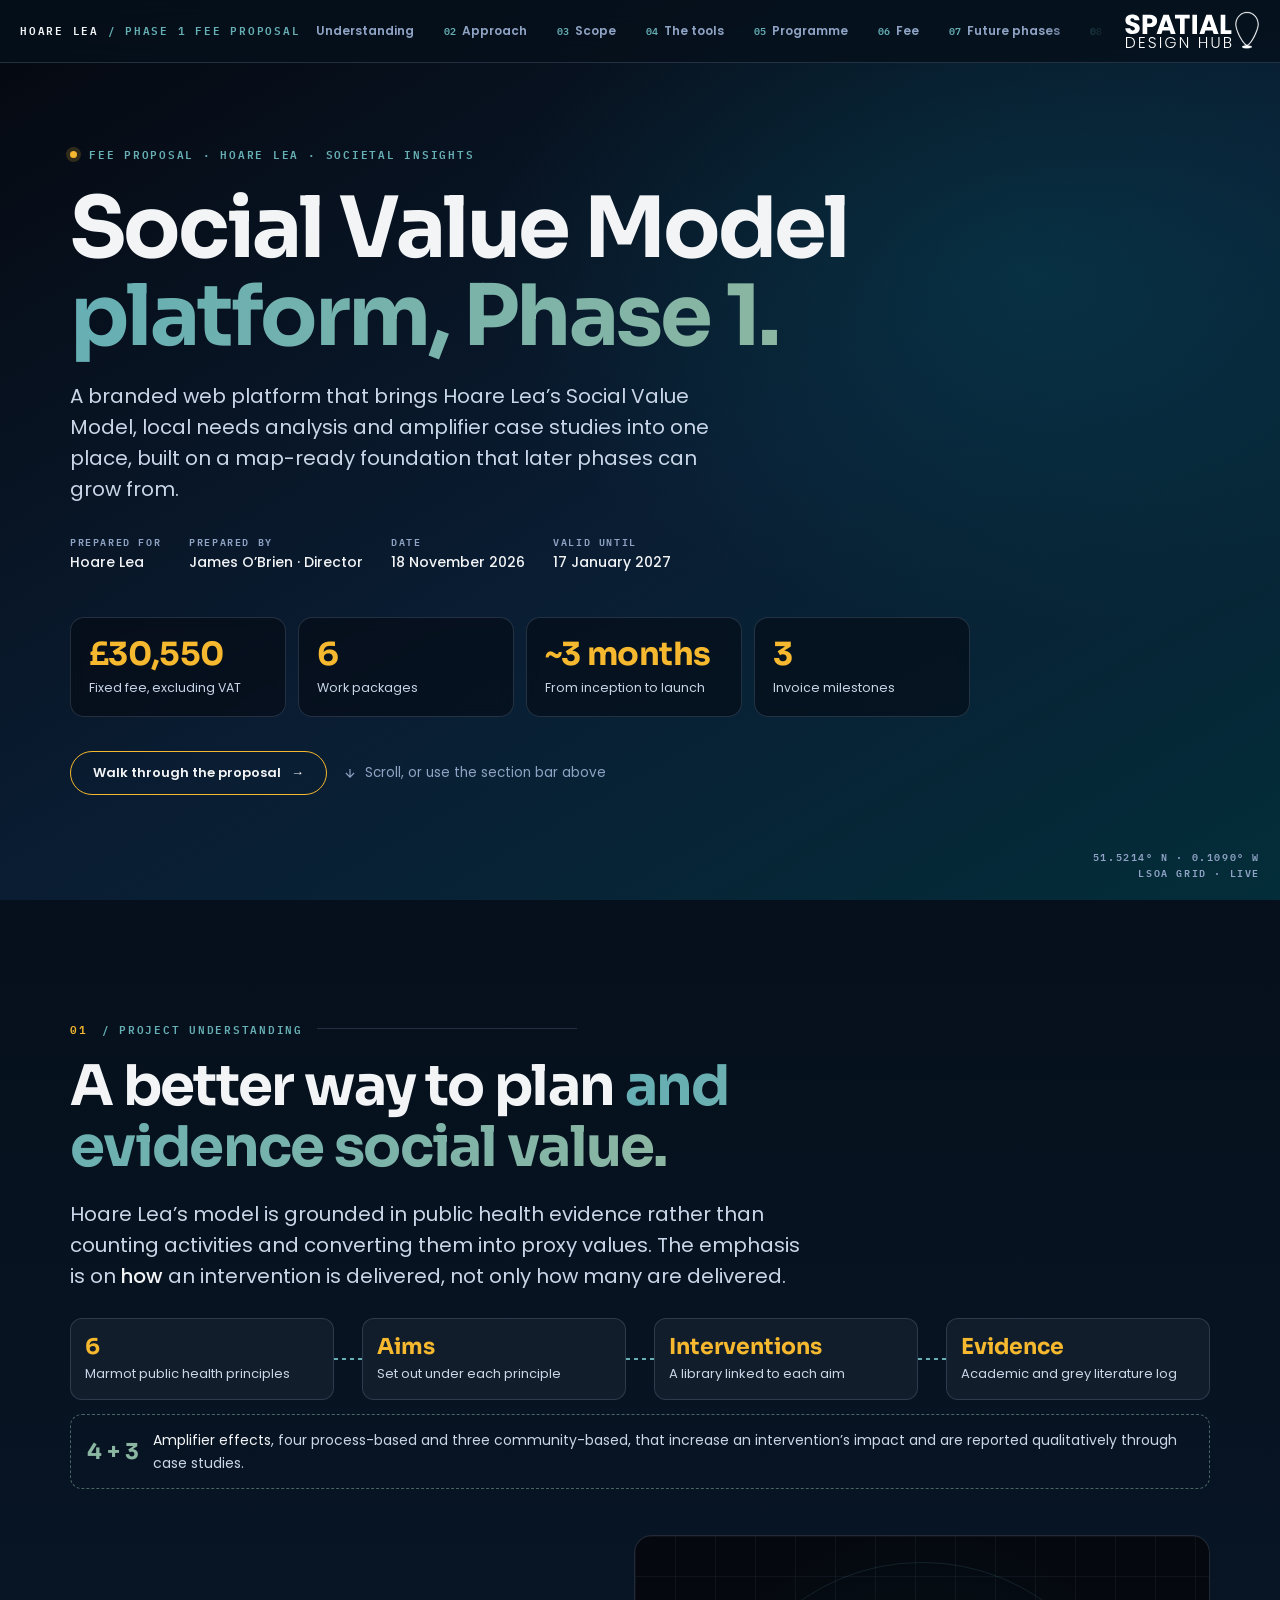
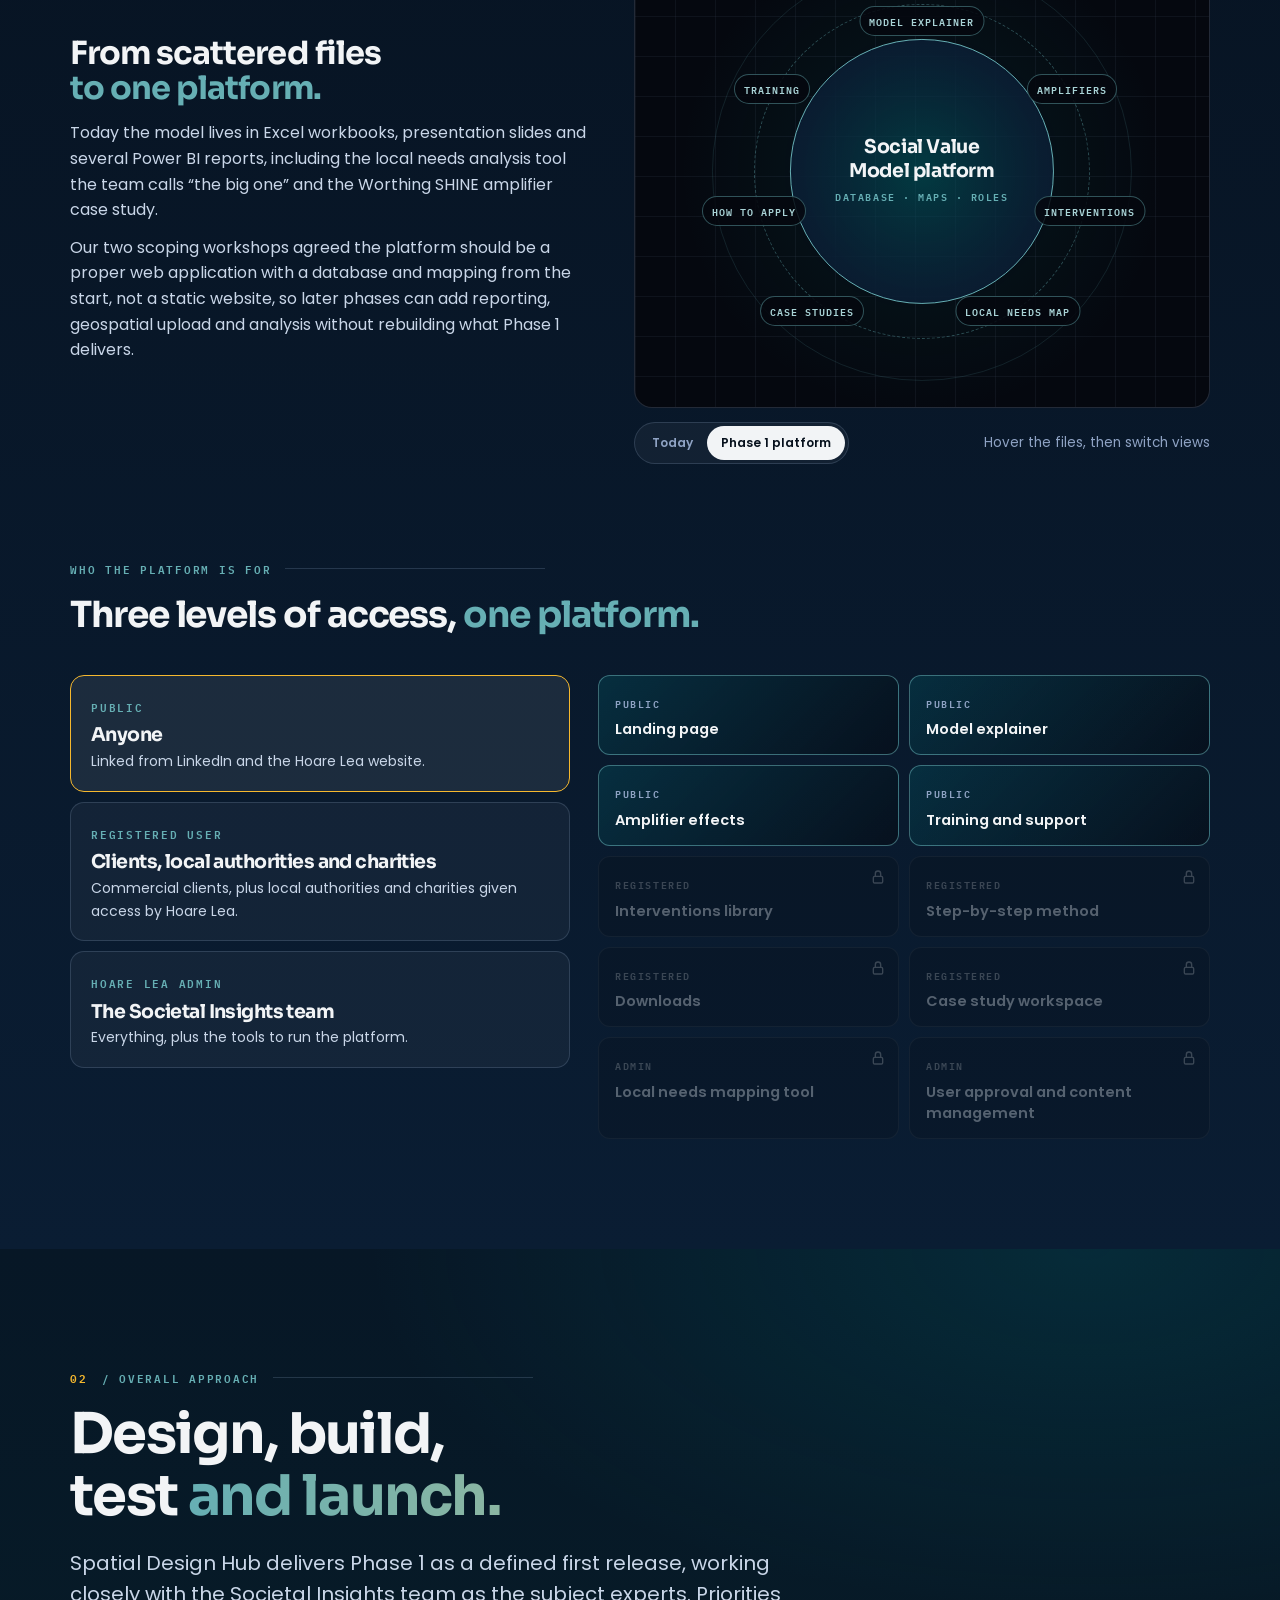
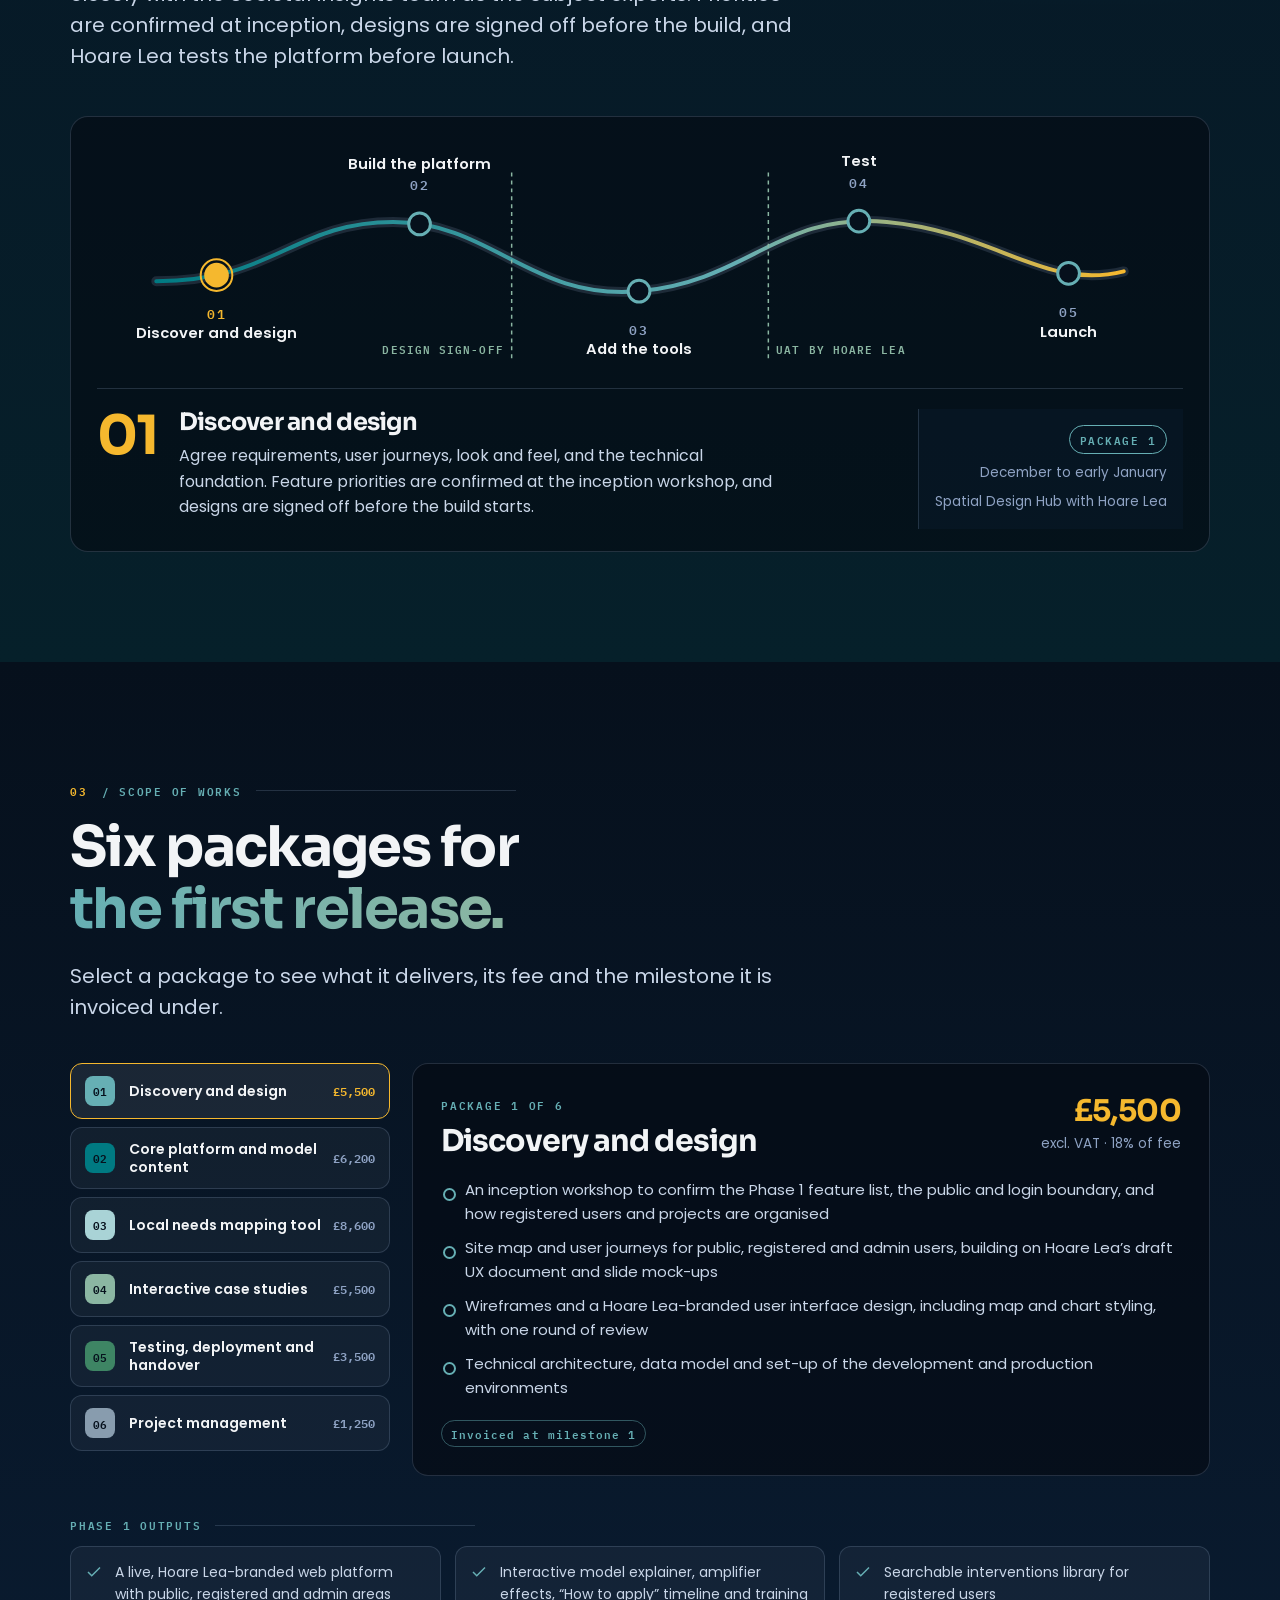
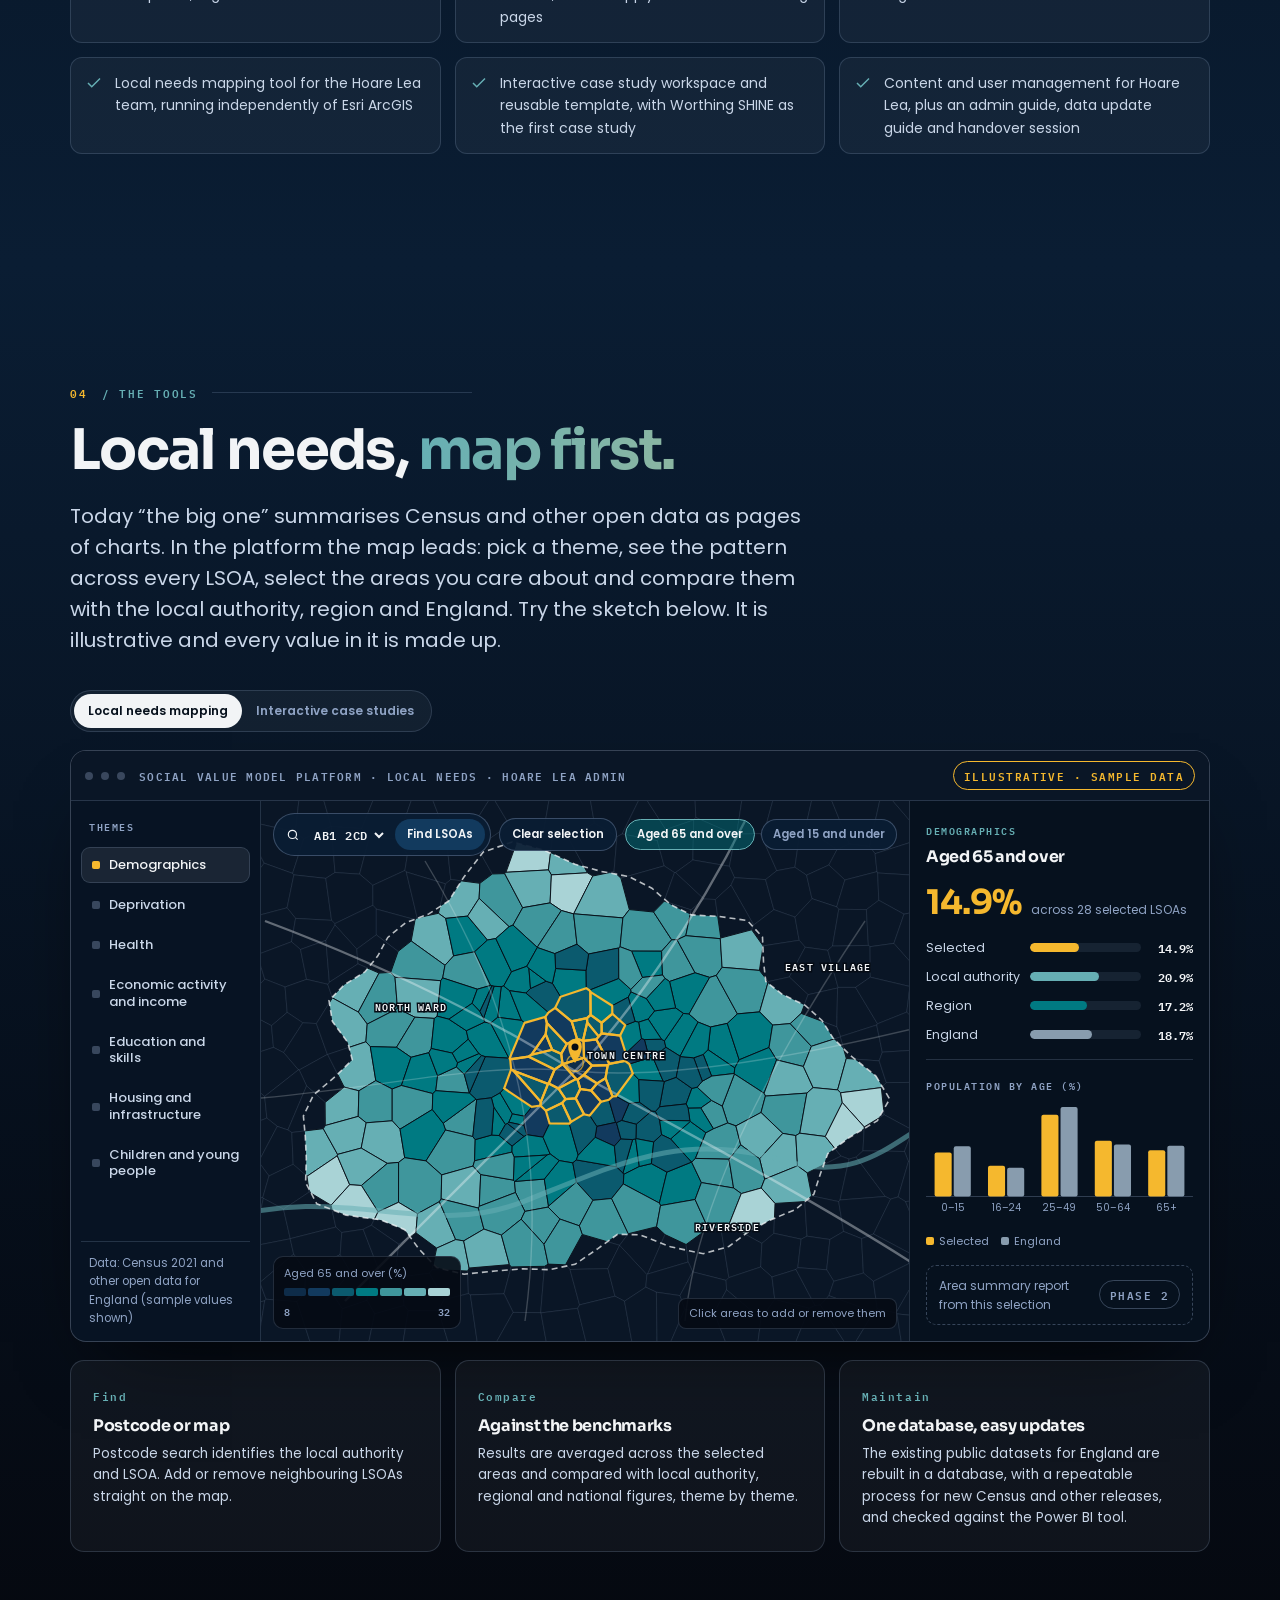
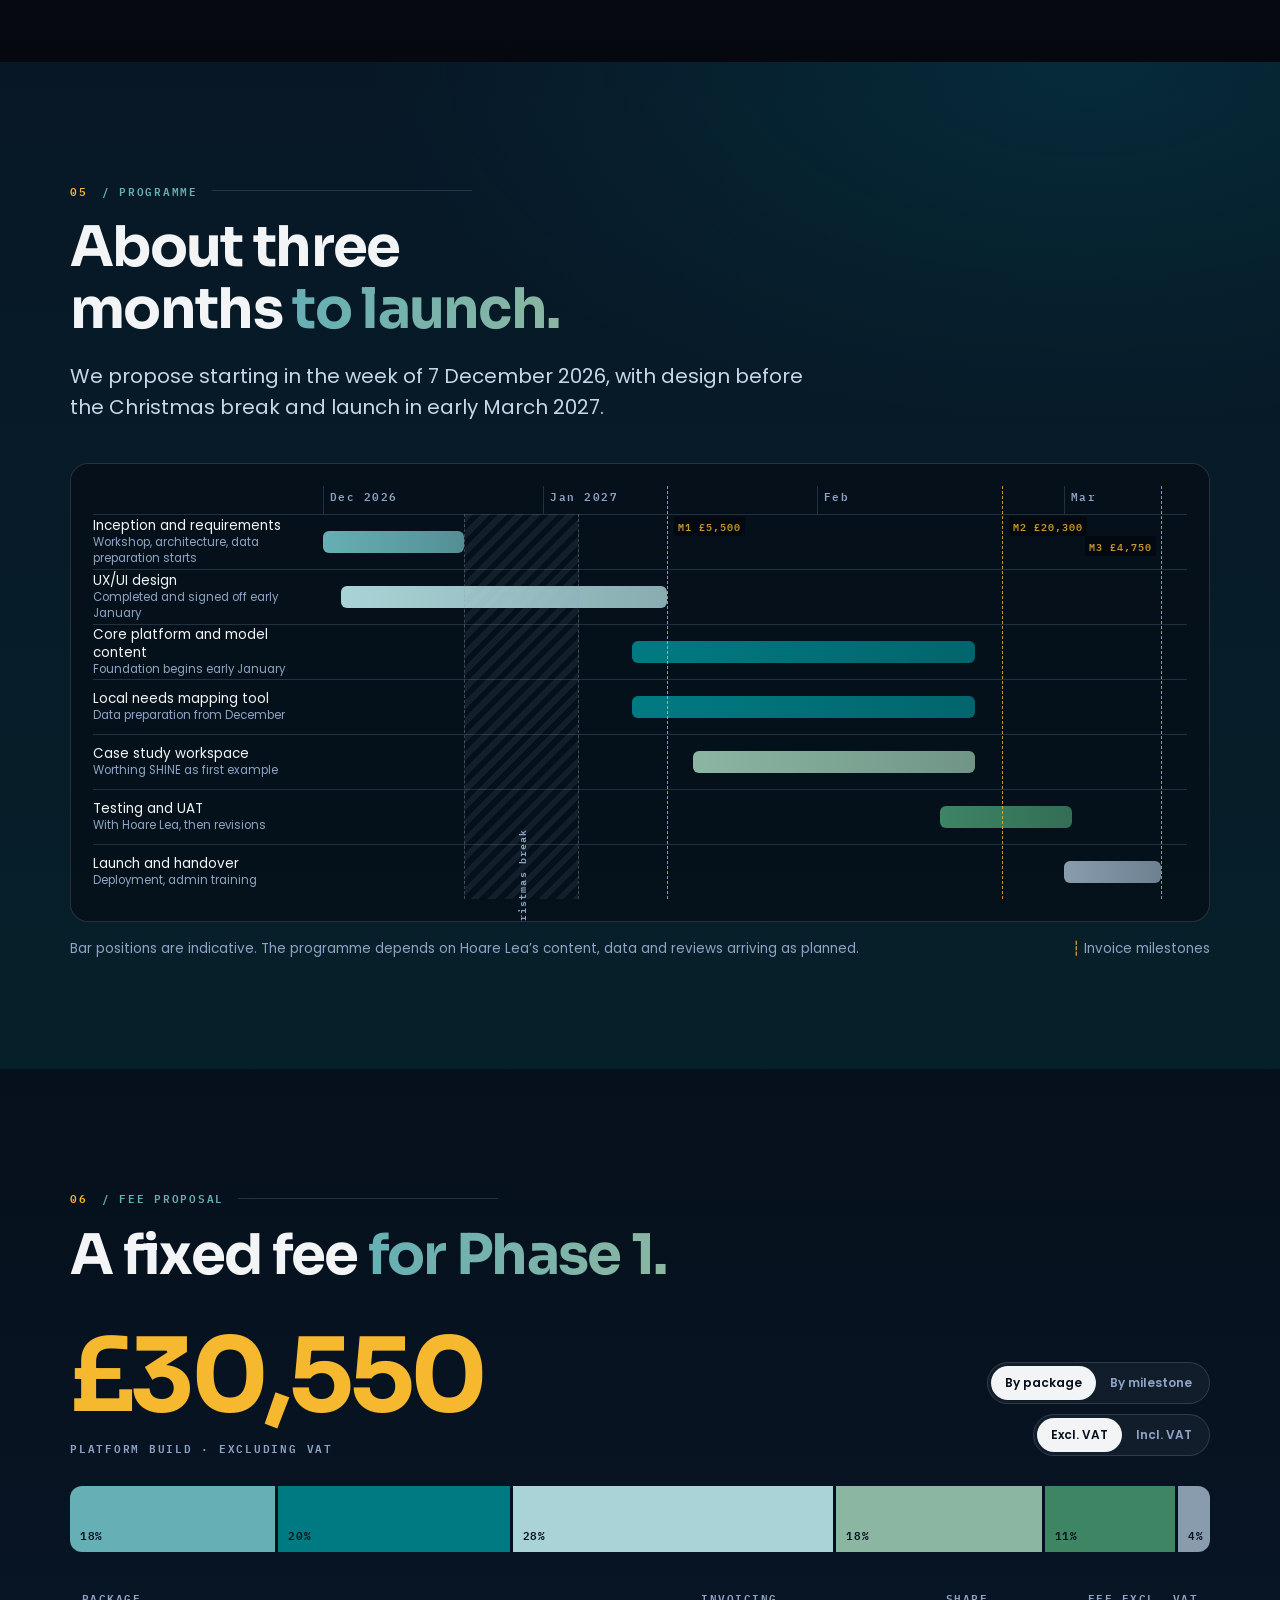
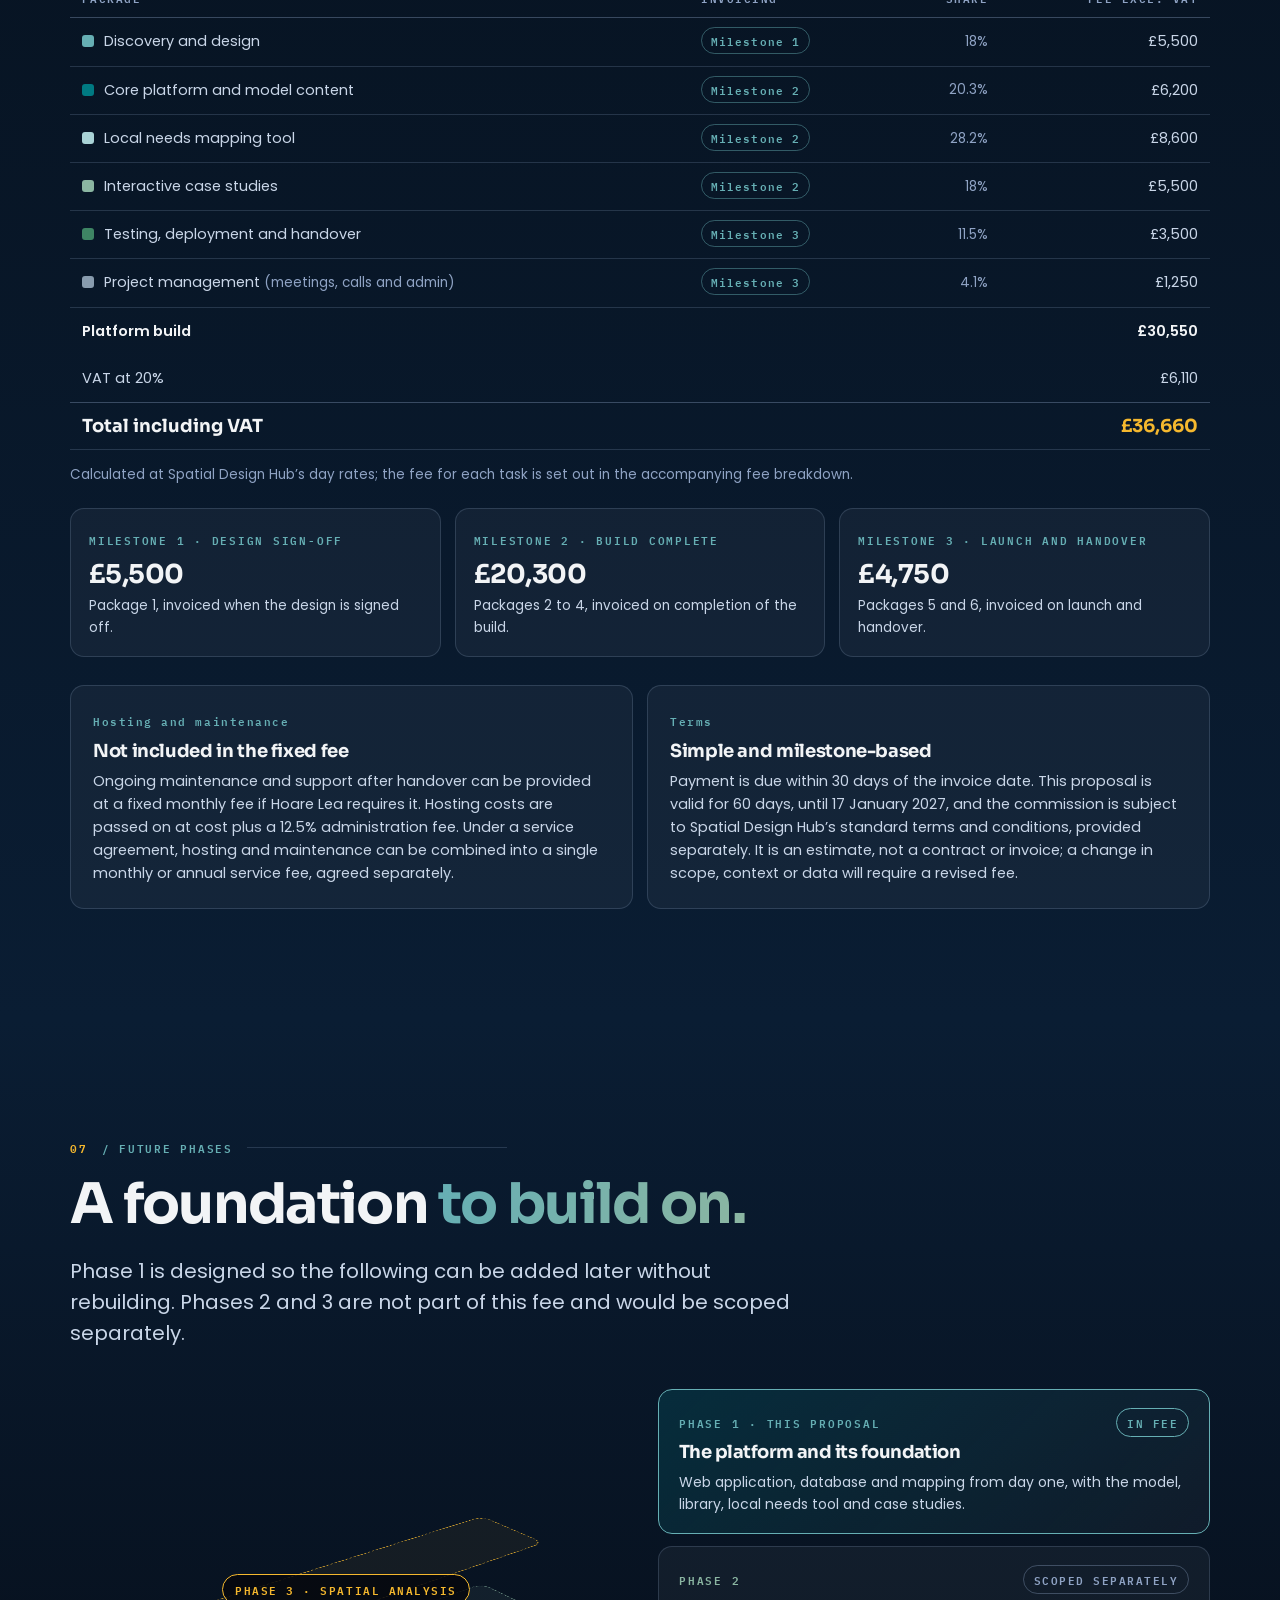
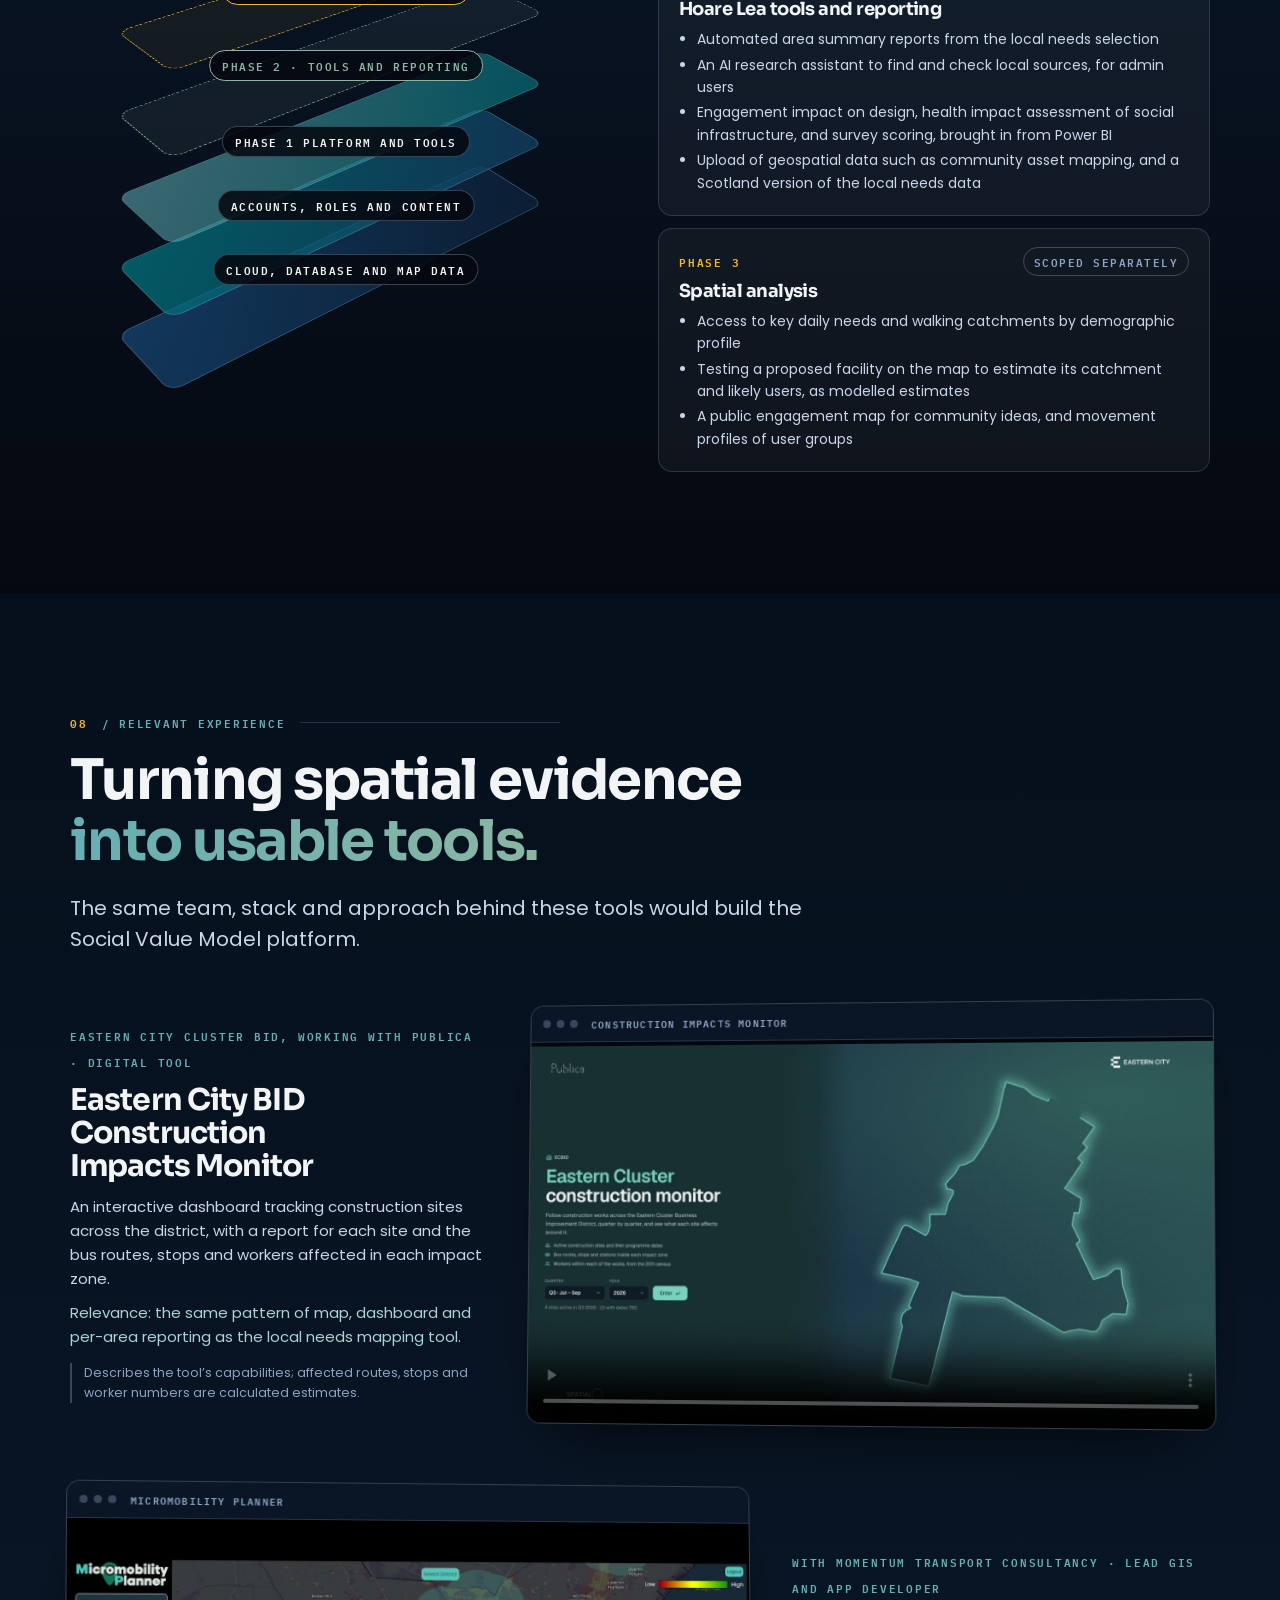
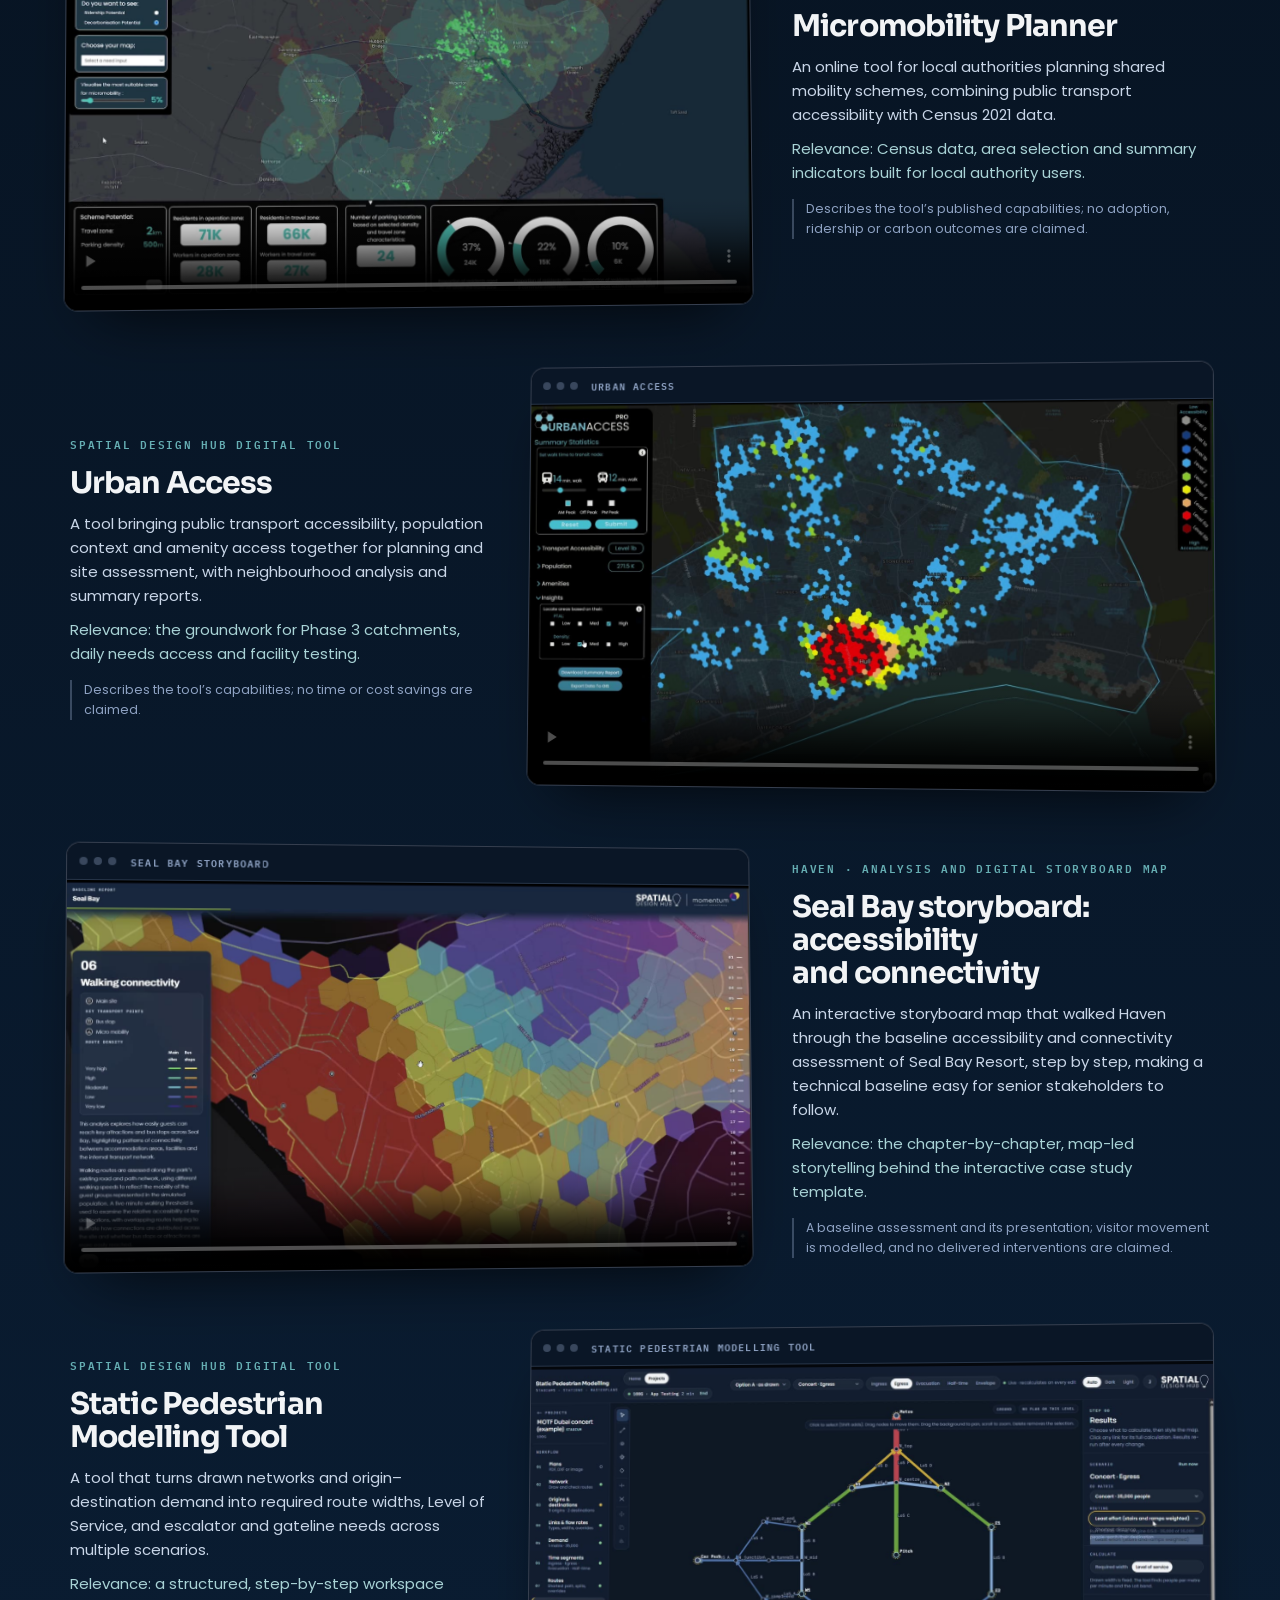
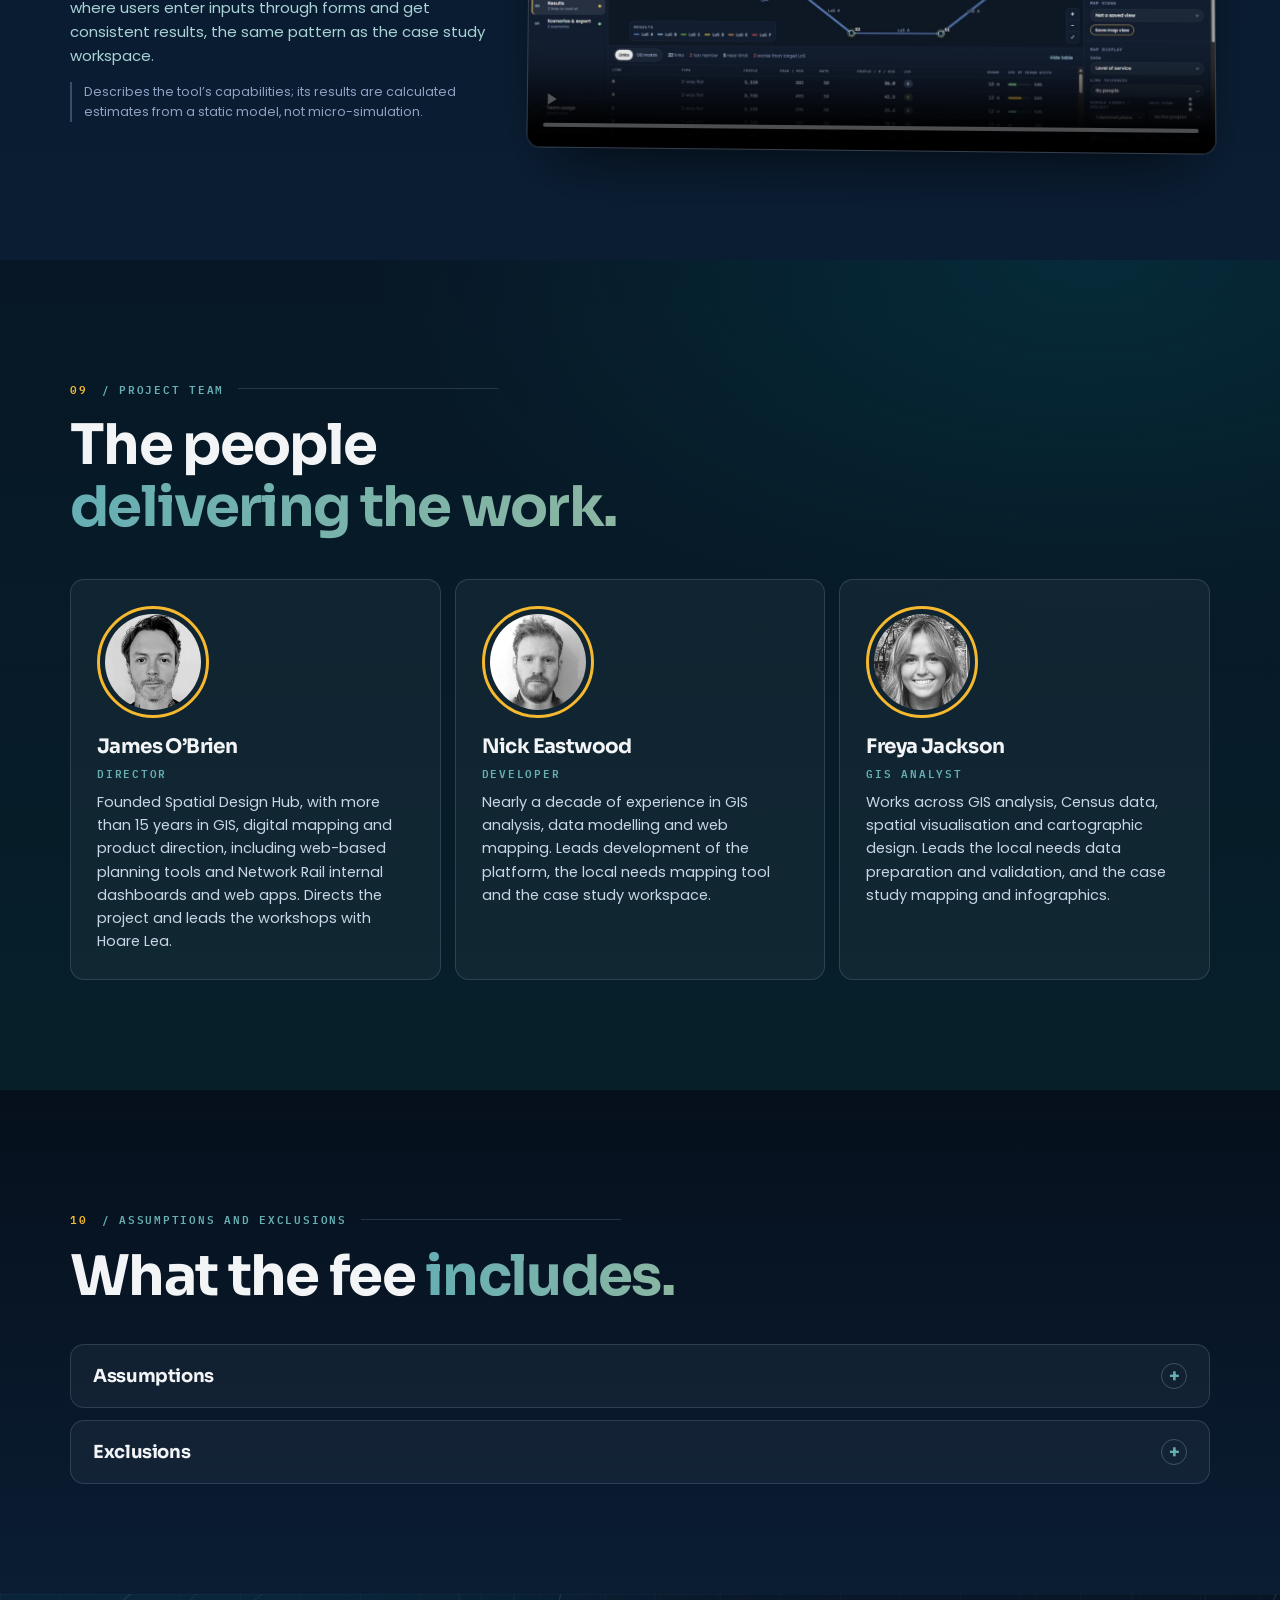
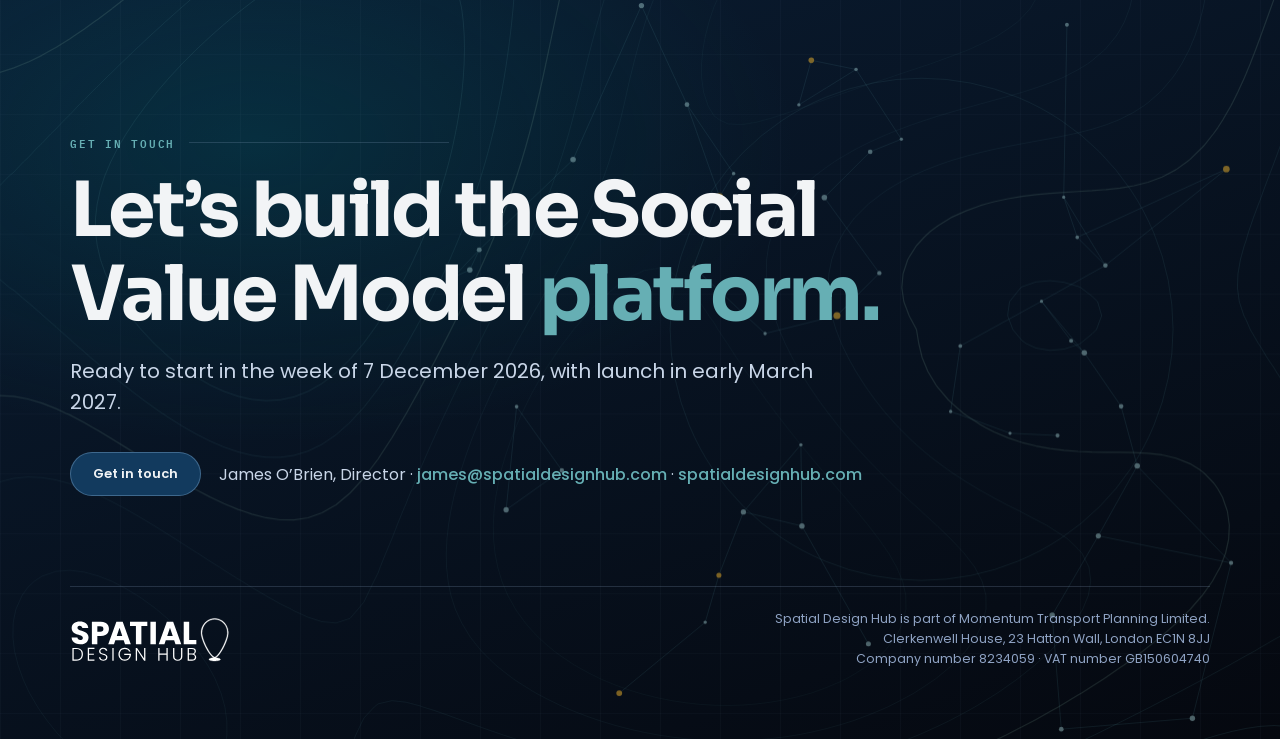
<file: Spatial-Design-Hub_Proposal_Hoare-Lea/index.html>
<!doctype html>
<html lang="en-GB">
<head>
<meta charset="utf-8">
<meta name="viewport" content="width=device-width,initial-scale=1">
<title>Social Value Platform Proposal</title>
<meta name="description" content="Spatial Design Hub's Phase 1 fee proposal for the Hoare Lea Social Value Model platform.">
<style>
@font-face{font-family:'Sora';font-style:normal;font-weight:600 700;font-display:swap;src:url([data-uri]) format('woff2')}
@font-face{font-family:'Poppins';font-style:normal;font-weight:400;font-display:swap;src:url([data-uri]) format('woff2')}
@font-face{font-family:'Poppins';font-style:normal;font-weight:500;font-display:swap;src:url([data-uri]) format('woff2')}
@font-face{font-family:'Poppins';font-style:normal;font-weight:600;font-display:swap;src:url([data-uri]) format('woff2')}
@font-face{font-family:'IBM Plex Mono';font-style:normal;font-weight:500;font-display:swap;src:url([data-uri]) format('woff2')}
@font-face{font-family:'IBM Plex Mono';font-style:normal;font-weight:600;font-display:swap;src:url([data-uri]) format('woff2')}
:root{
  --bg:#06101C; --bg2:#0A1D33; --deep:#05080F; --fg:#F2F4F6; --body:#C9D6E8; --muted:#8FA3C4;
  --line:rgba(143,163,196,.22); --line2:rgba(143,163,196,.36); --panel:rgba(255,255,255,.045); --panel2:rgba(255,255,255,.08);
  --navy:#123A5E; --teal:#007A82; --teal-t:#66AFB4; --teal-l:#A9D3D6; --olive:#3E8564; --olive-t:#8BB6A2; --navy-ink:#889CAE;
  --accent:#F5B82E;
  --head:'Sora','Poppins',Arial,sans-serif; --text:'Poppins','Helvetica Neue',Arial,sans-serif; --mono:'IBM Plex Mono',ui-monospace,Menlo,monospace;
  --ease:cubic-bezier(.2,.7,.2,1);
  color-scheme:dark;
}
*{box-sizing:border-box}
html{scroll-behavior:smooth;scroll-padding-top:76px}
body{margin:0;background:var(--bg);color:var(--body);font:400 16px/1.6 var(--text);overflow-x:hidden}
img,svg,video{max-width:100%}
h1,h2,h3,h4{font-family:var(--head);font-weight:700;color:var(--fg);margin:0;letter-spacing:-.03em;line-height:1.1;text-wrap:balance}
p{margin:0}
button{font:inherit;cursor:pointer;color:inherit}
a{color:var(--teal-t)}
:focus-visible{outline:2px solid var(--accent);outline-offset:3px;border-radius:4px}
.mono{font-family:var(--mono);font-size:11px;font-weight:600;letter-spacing:.16em;text-transform:uppercase}
.tnum{font-variant-numeric:tabular-nums}
.skip{position:absolute;left:-999px;top:8px;z-index:99;background:var(--navy);color:var(--fg);padding:8px 14px;border-radius:999px}
.skip:focus{left:12px}

/* ---------- top bar ---------- */
.bar{position:fixed;inset:0 0 auto 0;padding-top:env(safe-area-inset-top,0px);z-index:40;background:rgba(6,16,28,.82);backdrop-filter:blur(14px);-webkit-backdrop-filter:blur(14px);border-bottom:1px solid var(--line)}
.bar-in{max-width:1280px;margin:auto;padding:10px 20px;display:flex;align-items:center;gap:16px}
.bar .who{color:var(--teal-t);flex:none;white-space:nowrap}
.bar .who b{color:var(--fg);font-weight:600}
.nav{display:flex;gap:4px;overflow-x:auto;flex:1;min-width:0;scrollbar-width:none;padding:2px;mask-image:linear-gradient(90deg,#000 92%,transparent)}
.nav::-webkit-scrollbar{display:none}
.nav a{flex:none;text-decoration:none;color:var(--muted);font:600 12px var(--text);padding:7px 12px;border-radius:999px;border:1px solid transparent;transition:.2s}
.nav a span{font-family:var(--mono);font-size:10px;color:var(--teal-t);margin-right:6px}
.nav a:hover{color:var(--fg);background:var(--panel)}
.nav a[aria-current="true"]{color:var(--fg);background:var(--panel2);border-color:var(--line);box-shadow:inset 0 -2px var(--accent)}
.bar .logo{width:136px;flex:none;color:#fff;display:block}
.progress{height:2px}
.progress b{display:block;height:2px;width:0;background:linear-gradient(90deg,var(--navy),var(--teal),var(--accent))}

/* ---------- layout ---------- */
section{position:relative;padding:120px 0 110px}
.wrap{max-width:1180px;margin:auto;padding:0 20px;position:relative;z-index:1}
.sec-dark{background:linear-gradient(180deg,var(--bg) 0%,var(--bg2) 100%)}
.sec-teal{background:radial-gradient(1200px 600px at 85% 0%,rgba(0,122,130,.20),transparent 60%),linear-gradient(180deg,#071726 0%,#06202A 100%)}
.sec-deep{background:linear-gradient(180deg,var(--bg2) 0%,var(--deep) 100%)}
.label{display:flex;align-items:center;gap:14px;color:var(--teal-t);margin-bottom:18px}
.label::after{content:"";height:1px;background:var(--line);flex:1;max-width:260px}
.label .n{color:var(--accent)}
.title{font-size:clamp(32px,4.6vw,56px);max-width:18ch}
.title em{font-style:normal;background:linear-gradient(90deg,var(--teal-t),var(--olive-t),var(--teal-l),var(--teal-t));background-size:300% 100%;-webkit-background-clip:text;background-clip:text;color:transparent;animation:flow 9s ease-in-out infinite}
@keyframes flow{0%,100%{background-position:0 0}50%{background-position:100% 0}}
.lede{font-size:clamp(17px,1.6vw,20px);line-height:1.55;max-width:62ch;margin-top:20px}
.small{font-size:13.5px;color:var(--muted)}
.chip{display:inline-flex;align-items:center;gap:6px;border:1px solid var(--accent);color:var(--accent);font:600 10.5px var(--mono);letter-spacing:.14em;text-transform:uppercase;border-radius:999px;padding:4px 10px;white-space:nowrap}
.chip.t{border-color:var(--teal-t);color:var(--teal-t)}
.card{border:1px solid var(--line);border-radius:14px;padding:22px;background:var(--panel);min-width:0}
.card h4{font-size:18px;margin:8px 0 8px;letter-spacing:-.02em}
.card p{font-size:14.5px}
.num{font:600 11px var(--mono);letter-spacing:.14em;color:var(--teal-t)}
.grid{display:grid;gap:14px}
.g2{grid-template-columns:repeat(auto-fit,minmax(min(100%,320px),1fr))}
.g3{grid-template-columns:repeat(auto-fit,minmax(min(100%,320px),1fr))}
.btn{display:inline-flex;align-items:center;gap:10px;border:1.5px solid var(--accent);color:var(--fg);background:transparent;border-radius:999px;padding:11px 22px;font:600 13px var(--text);text-decoration:none;min-height:44px;transition:background .25s,transform .25s}
.btn:hover{background:rgba(245,184,46,.16);transform:translateY(-2px)}
.btn.primary{background:var(--navy);border-color:rgba(143,190,230,.35)}
.btn.primary:hover{background:#1B4C78}
.seg{display:inline-flex;border:1px solid var(--line);border-radius:999px;padding:3px;background:var(--panel);flex-wrap:wrap}
.seg button{border:0;background:transparent;color:var(--muted);font:600 12px var(--text);padding:7px 14px;border-radius:999px;transition:.2s;min-height:34px}
.seg button[aria-pressed="true"]{background:var(--fg);color:var(--bg)}

/* reveal */
.rv{transition:opacity .7s var(--ease),transform .7s var(--ease);transition-delay:calc(var(--i,0)*90ms)}
.rv.pend{opacity:0;transform:translateY(18px)}

/* ---------- hero ---------- */
.hero{min-height:100vh;display:flex;align-items:center;padding:110px 0 70px;background:radial-gradient(900px 600px at 80% 30%,rgba(0,122,130,.22),transparent 60%),linear-gradient(150deg,#05080F 0%,#0A1D33 55%,#032D39 100%);overflow:hidden}
#mapfx{position:absolute;inset:0;width:100%;height:100%;opacity:.9}
.hero .wrap{width:100%}
.hero h1{font-size:clamp(40px,6.6vw,86px);max-width:13ch;letter-spacing:-.035em;line-height:1.04}
.hero h1 em{font-style:normal;background:linear-gradient(90deg,var(--teal-t),var(--olive-t),var(--teal-l),var(--teal-t));background-size:300% 100%;-webkit-background-clip:text;background-clip:text;color:transparent;animation:flow 9s ease-in-out infinite}
.hero .eyebrow{color:var(--teal-t);display:flex;gap:12px;align-items:center;margin-bottom:22px;flex-wrap:wrap}
.hero .eyebrow i{width:7px;height:7px;border-radius:50%;background:var(--accent);box-shadow:0 0 0 4px rgba(245,184,46,.18);animation:blink 2.4s infinite}
@keyframes blink{50%{box-shadow:0 0 0 9px rgba(245,184,46,0)}}
.hero .lede{color:var(--body);max-width:56ch}
.meta{display:flex;flex-wrap:wrap;gap:10px 28px;margin-top:28px}
.meta div{display:flex;flex-direction:column;gap:2px}
.meta .mono{color:var(--muted);font-size:10px}
.meta b{color:var(--fg);font-weight:500;font-size:14px}
.stats{display:grid;grid-template-columns:repeat(4,minmax(0,1fr));gap:12px;margin-top:44px;max-width:900px}
.stat{border:1px solid var(--line);border-radius:14px;padding:16px 18px;background:rgba(5,8,15,.55);backdrop-filter:blur(6px)}
.stat b{display:block;font:700 clamp(22px,2.6vw,32px) var(--head);color:var(--accent);letter-spacing:-.02em}
.stat span{font-size:12.5px;color:var(--body)}
.hero .cta{margin-top:34px;display:flex;gap:16px;align-items:center;flex-wrap:wrap}
.coords{position:absolute;right:20px;bottom:20px;z-index:1;color:var(--muted);font-size:10px;text-align:right}
.scrollcue{display:inline-flex;align-items:center;gap:8px;color:var(--muted)}
.scrollcue svg{animation:bob 1.8s ease-in-out infinite}
@keyframes bob{50%{transform:translateY(4px)}}

/* ---------- consolidate ---------- */
.consol{display:grid;grid-template-columns:1fr 1.1fr;gap:40px;align-items:center;margin-top:46px}
.stage{position:relative;aspect-ratio:1/0.82;border:1px solid var(--line);border-radius:18px;background:radial-gradient(circle at 50% 50%,rgba(0,122,130,.14),transparent 65%),var(--deep);overflow:hidden}
.stage .grid-bg{position:absolute;inset:0;background-image:linear-gradient(var(--line) 1px,transparent 1px),linear-gradient(90deg,var(--line) 1px,transparent 1px);background-size:40px 40px;opacity:.35}
.src{position:absolute;left:var(--x);top:var(--y);transform:translate(-50%,-50%) rotate(var(--r));display:flex;align-items:center;gap:8px;border:1px solid var(--line2);background:#0B1A2C;border-radius:10px;padding:8px 12px;font-size:12px;color:var(--fg);white-space:nowrap;transition:left 1.1s var(--ease),top 1.1s var(--ease),transform 1.1s var(--ease),opacity .8s;transition-delay:calc(var(--d)*80ms)}
.src i{font:600 9px var(--mono);letter-spacing:.1em;padding:3px 6px;border-radius:4px;color:var(--bg);font-style:normal}
.src .xl{background:var(--olive-t)}.src .pp{background:#E8A27A}.src .bi{background:var(--accent)}
.hub{position:absolute;left:50%;top:50%;width:46%;aspect-ratio:1;transform:translate(-50%,-50%) scale(.6);border-radius:50%;border:1px solid var(--teal-t);display:grid;place-items:center;text-align:center;opacity:0;transition:transform 1s var(--ease) .5s,opacity .8s .5s;background:radial-gradient(circle,rgba(0,122,130,.35),rgba(10,29,51,.9) 70%)}
.hub::before,.hub::after{content:"";position:absolute;inset:-14%;border-radius:50%;border:1px dashed rgba(102,175,180,.4);animation:spin 40s linear infinite}
.hub::after{inset:-30%;border-style:solid;border-color:rgba(102,175,180,.14);animation-duration:70s;animation-direction:reverse}
@keyframes spin{to{transform:rotate(360deg)}}
.hub b{font:700 clamp(14px,1.6vw,19px) var(--head);color:var(--fg);display:block;letter-spacing:-.02em}
.hub span{font-size:11px;color:var(--teal-t)}
.stage.on .src{left:50%;top:50%;transform:translate(-50%,-50%) scale(.3) rotate(0);opacity:0}
.stage.on .hub{transform:translate(-50%,-50%) scale(1);opacity:1}
.stage .mods{position:absolute;inset:0;pointer-events:none}
.mod{position:absolute;left:50%;top:50%;transform:translate(-50%,-50%);font:600 10px var(--mono);letter-spacing:.1em;text-transform:uppercase;color:var(--teal-l);border:1px solid rgba(102,175,180,.45);background:rgba(5,8,15,.85);padding:5px 9px;border-radius:999px;opacity:0;transition:transform 1s var(--ease),opacity .6s;transition-delay:calc(1s + var(--d)*90ms);white-space:nowrap}
.stage.on .mod{opacity:1;transform:translate(calc(-50% + var(--mx)),calc(-50% + var(--my)))}
.stage-ctl{display:flex;justify-content:space-between;align-items:center;gap:12px;margin-top:14px;flex-wrap:wrap}

.chain{display:flex;align-items:stretch;gap:0;margin-top:26px;flex-wrap:wrap}
.chain .node{flex:1 1 140px;border:1px solid var(--line);background:var(--panel);border-radius:12px;padding:14px;position:relative;min-width:0}
.chain .node b{display:block;font:700 22px var(--head);color:var(--accent)}
.chain .node span{font-size:13px}
.chain .arr{flex:0 0 28px;display:grid;place-items:center;color:var(--teal-t)}
.chain .arr i{display:block;width:100%;height:2px;background:linear-gradient(90deg,var(--teal-t) 50%,transparent 50%);background-size:8px 2px;animation:dash .8s linear infinite}
@keyframes dash{to{background-position:8px 0}}
.amp{margin-top:14px;border:1px dashed rgba(139,182,162,.5);border-radius:12px;padding:14px 16px;font-size:14px;display:flex;gap:14px;align-items:center}
.amp b{font:700 22px var(--head);color:var(--olive-t);flex:none}

/* ---------- access ---------- */
.access{display:grid;grid-template-columns:.9fr 1.1fr;gap:28px;margin-top:40px;align-items:start}
.roles{display:flex;flex-direction:column;gap:10px}
.role{display:block;text-align:left;width:100%;border:1px solid var(--line);background:var(--panel);border-radius:14px;padding:18px 20px;transition:.25s}
.role:hover{border-color:var(--teal-t)}
.role[aria-pressed="true"]{border-color:var(--accent);background:var(--panel2)}
.role .mono{color:var(--teal-t)}
.role h4{font-size:19px;margin:6px 0 4px}
.role p{font-size:14px}
.modgrid{display:grid;grid-template-columns:repeat(2,minmax(0,1fr));gap:10px}
.mtile{border:1px solid var(--line);border-radius:12px;padding:14px 16px;background:rgba(5,8,15,.5);transition:all .45s var(--ease);position:relative;overflow:hidden;min-width:0}
.mtile .mono{font-size:9.5px;color:var(--muted)}
.mtile b{display:block;color:var(--fg);font:600 14.5px var(--text);margin-top:4px}
.mtile .lock{position:absolute;right:12px;top:12px;width:16px;height:16px;color:var(--muted);transition:.3s}
.mtile.off{opacity:.32;filter:saturate(0)}
.mtile.on{border-color:rgba(102,175,180,.55);background:linear-gradient(135deg,rgba(0,122,130,.22),rgba(5,8,15,.5))}
.mtile.on .lock{opacity:0}
.mtile.new{animation:pop .6s var(--ease)}
@keyframes pop{0%{transform:scale(.94)}60%{transform:scale(1.02)}100%{transform:none}}

/* ---------- route ---------- */
.route-wrap{margin-top:44px;border:1px solid var(--line);border-radius:18px;background:rgba(5,8,15,.55);padding:26px 26px 22px;overflow:hidden}
#route{width:100%;height:auto;display:block}
#route .track{fill:none;stroke:rgba(143,163,196,.18);stroke-width:10;stroke-linecap:round}
#route .line{fill:none;stroke:url(#rg);stroke-width:4;stroke-linecap:round;stroke-dasharray:1;stroke-dashoffset:1;transition:stroke-dashoffset 2.6s var(--ease)}
.in #route .line{stroke-dashoffset:0}
#route .st circle.o{fill:#06101C;stroke:var(--teal-t);stroke-width:3;transition:.3s}
#route .st circle.h{fill:transparent;stroke:var(--accent);stroke-width:2;opacity:0;transition:.3s}
#route .st text{fill:var(--muted);font:600 13px var(--mono);letter-spacing:.12em;transition:.3s}
#route .st text.t{fill:var(--fg);font:600 15px var(--text);letter-spacing:0}
#route .st{cursor:pointer}
#route .st.act circle.o{fill:var(--accent);stroke:var(--accent)}
#route .st.act circle.h{opacity:1;animation:ring 1.8s infinite}
#route .st.act text.n{fill:var(--accent)}
@keyframes ring{0%{r:16}100%{r:32;opacity:0}}
#route .gate{fill:none;stroke:var(--olive-t);stroke-width:1.5;stroke-dasharray:4 4}
#route .gt{fill:var(--olive-t);font:600 11px var(--mono);letter-spacing:.1em}
.stdetail{display:grid;grid-template-columns:auto 1fr auto;gap:22px;align-items:start;margin-top:18px;border-top:1px solid var(--line);padding-top:20px;min-height:120px}
.stdetail .big{font:700 54px/1 var(--head);color:var(--accent);letter-spacing:-.04em}
.stdetail h3{font-size:24px}
.stdetail p{margin-top:8px;max-width:60ch}
.stdetail .side{display:flex;flex-direction:column;gap:8px;align-items:flex-end}
.stbtns{display:none;gap:6px;margin-top:10px;flex-wrap:wrap}
.stbtns button{border:1px solid var(--line);background:var(--panel);border-radius:999px;padding:6px 12px;font:600 11px var(--mono);color:var(--muted);min-height:34px}
.stbtns button[aria-pressed="true"]{border-color:var(--accent);color:var(--accent)}
@media (max-width:720px){.stbtns{display:flex}}
.fade{animation:fadeIn .5s var(--ease)}
@keyframes fadeIn{from{opacity:0;transform:translateY(8px)}to{opacity:1;transform:none}}

/* ---------- scope ---------- */
.scope{display:grid;grid-template-columns:320px 1fr;gap:22px;margin-top:40px;align-items:start}
.pk{display:flex;flex-direction:column;gap:8px}
.pk button{display:grid;grid-template-columns:34px 1fr auto;gap:10px;align-items:center;text-align:left;border:1px solid var(--line);background:var(--panel);border-radius:12px;padding:12px 14px;transition:.2s}
.pk button:hover{border-color:var(--teal-t)}
.pk button[aria-selected="true"]{border-color:var(--accent);background:var(--panel2)}
.pk .sw{width:30px;height:30px;border-radius:8px;display:grid;place-items:center;font:600 11px var(--mono);color:#06101C}
.pk b{font:600 14px var(--text);color:var(--fg);line-height:1.3}
.pk .f{font:600 12px var(--mono);color:var(--muted)}
.pk button[aria-selected="true"] .f{color:var(--accent)}
.pdetail{border:1px solid var(--line);border-radius:16px;background:rgba(5,8,15,.55);padding:28px;min-height:100%}
.pdetail .top{display:flex;justify-content:space-between;gap:16px;flex-wrap:wrap;align-items:flex-start}
.pdetail h3{font-size:clamp(22px,2.4vw,30px)}
.pdetail .fee{font:700 30px var(--head);color:var(--accent);letter-spacing:-.02em}
.pdetail ul{list-style:none;padding:0;margin:20px 0 0;display:grid;gap:10px}
.pdetail li{position:relative;padding-left:24px;font-size:15px}
.pdetail li::before{content:"";position:absolute;left:2px;top:.62em;width:9px;height:9px;border:2px solid var(--teal-t);border-radius:50%}
.pdetail .ms{margin-top:20px;display:flex;gap:10px;flex-wrap:wrap;align-items:center}
.outputs{margin-top:28px}
.outputs .grid{margin-top:12px}
.out{display:flex;gap:12px;align-items:flex-start;border:1px solid var(--line);border-radius:12px;padding:14px;background:var(--panel);font-size:14px}
.out svg{flex:none;color:var(--teal-t);margin-top:2px}

/* ---------- spotlight ---------- */
.spot-tabs{margin-top:34px}
.app{margin-top:18px;border:1px solid var(--line2);border-radius:16px;overflow:hidden;background:#050B14;box-shadow:0 40px 80px -40px rgba(0,0,0,.9)}
.app .chrome{display:flex;align-items:center;gap:8px;padding:10px 14px;border-bottom:1px solid var(--line);background:#0A1626;flex-wrap:wrap}
.app .chrome i{width:8px;height:8px;border-radius:50%;background:rgba(143,163,196,.35)}
.app .chrome .ttl{margin-left:6px;font:600 10.5px var(--mono);letter-spacing:.12em;color:var(--muted);text-transform:uppercase}
.app .chrome .chip{margin-left:auto}
.appgrid{display:grid;grid-template-columns:190px minmax(0,1fr) 300px;min-height:540px}
.rail{border-right:1px solid var(--line);padding:14px 10px;display:flex;flex-direction:column;gap:4px;background:rgba(10,29,51,.5)}
.rail .mono{font-size:9.5px;color:var(--muted);padding:4px 8px 8px}
.rail button{text-align:left;border:1px solid transparent;background:transparent;color:var(--body);font:500 13px var(--text);padding:9px 10px;border-radius:9px;display:flex;gap:9px;align-items:center;line-height:1.25}
.rail button i{width:8px;height:8px;border-radius:2px;background:var(--line2);flex:none;transition:.2s}
.rail button:hover{background:var(--panel)}
.rail button[aria-pressed="true"]{background:var(--panel2);border-color:var(--line);color:var(--fg)}
.rail button[aria-pressed="true"] i{background:var(--accent)}
.rail .soon{margin-top:auto;border-top:1px solid var(--line);padding-top:12px;font-size:11.5px;color:var(--muted);padding-inline:8px}
.mapcol{position:relative;min-width:0;overflow:hidden}
#lnamap{display:block;width:100%;height:100%;min-height:540px;cursor:crosshair}
#lnamap .cell{stroke:#050B14;stroke-width:.9;transition:fill .6s}
#lnamap .cell:hover{stroke:#F2F4F6;stroke-width:1.6}
#lnamap .nb{fill:#0A1626;stroke:rgba(143,163,196,.16);stroke-width:.8}
#lnamap .selc{fill:none;stroke:var(--accent);stroke-width:2.2;pointer-events:none}
#lnamap .bnd{fill:none;stroke:#F2F4F6;stroke-width:1.6;stroke-dasharray:6 4;opacity:.75;pointer-events:none}
#lnamap .road{fill:none;stroke:rgba(242,244,246,.22);stroke-width:1.4;pointer-events:none}
#lnamap .road.a{stroke:rgba(242,244,246,.38);stroke-width:2.4}
#lnamap .river{fill:none;stroke:rgba(102,175,180,.55);stroke-width:5;stroke-linecap:round;pointer-events:none}
#lnamap .plab{fill:#F2F4F6;font:600 10px var(--mono);letter-spacing:.12em;pointer-events:none;paint-order:stroke;stroke:#050B14;stroke-width:3px}
#lnamap .pin{pointer-events:none}
.mtools{position:absolute;left:12px;right:12px;top:12px;display:flex;gap:8px;flex-wrap:wrap;align-items:center;z-index:2;pointer-events:none}
.mtools>*{pointer-events:auto}
.pcbox{display:flex;align-items:center;gap:8px;background:rgba(10,29,51,.94);border:1px solid var(--line2);border-radius:999px;padding:5px 5px 5px 12px;color:var(--fg)}
.pcbox select{background:transparent;border:0;color:var(--fg);font:600 12px var(--mono);letter-spacing:.06em;padding:4px 2px}
.pcbox select option{background:#0A1D33}
.pcbox button,.mbtn{border:0;background:var(--navy);color:var(--fg);border-radius:999px;padding:7px 12px;font:600 11.5px var(--text)}
.mbtn{background:rgba(10,29,51,.94);border:1px solid var(--line2)}
.indsel{display:flex;gap:6px;flex-wrap:wrap}
.indsel button{border:1px solid var(--line2);background:rgba(10,29,51,.94);color:var(--muted);border-radius:999px;font:600 11.5px var(--text);padding:6px 11px}
.indsel button[aria-pressed="true"]{border-color:var(--teal-t);color:var(--fg);background:rgba(0,122,130,.45)}
.mlegend{position:absolute;left:12px;bottom:12px;z-index:2;background:rgba(5,11,20,.9);border:1px solid var(--line);border-radius:10px;padding:8px 10px;font-size:11px;color:var(--muted);display:flex;flex-direction:column;gap:6px}
.mlegend .ramp{display:flex;gap:2px}
.mlegend .ramp i{width:22px;height:8px;border-radius:2px}
.mlegend .ends{display:flex;justify-content:space-between;font:600 10px var(--mono)}
.mhint{position:absolute;right:12px;bottom:12px;z-index:2;font-size:11px;color:var(--muted);background:rgba(5,11,20,.9);padding:6px 10px;border-radius:8px;border:1px solid var(--line)}
.mtip{position:absolute;z-index:3;pointer-events:none;background:#0A1D33;border:1px solid var(--line2);border-radius:8px;padding:6px 9px;font-size:12px;color:var(--fg);white-space:nowrap;transform:translate(-50%,-120%);opacity:0;transition:opacity .15s}
.mtip b{font:600 10px var(--mono);letter-spacing:.08em;color:var(--teal-t);display:block}
.side{border-left:1px solid var(--line);padding:16px;display:flex;flex-direction:column;gap:14px;background:rgba(10,29,51,.35);min-width:0}
.side .mono{font-size:9.5px;color:var(--teal-t)}
.side h5{margin:4px 0 0;font:700 16px var(--head);color:var(--fg);letter-spacing:-.02em;line-height:1.25}
.side .kpi{display:flex;align-items:baseline;gap:10px}
.side .kpi b{font:700 34px var(--head);color:var(--accent);letter-spacing:-.03em}
.side .kpi span{font-size:12px;color:var(--muted)}
.brow{display:grid;grid-template-columns:96px 1fr 44px;gap:8px;align-items:center;font-size:12.5px}
.brow .tr{height:9px;border-radius:5px;background:rgba(143,163,196,.12);overflow:hidden}
.brow .tr b{display:block;height:100%;border-radius:5px;transition:width .8s var(--ease)}
.brow .v{font:600 11.5px var(--mono);color:var(--fg);text-align:right}
.bars{display:flex;flex-direction:column;gap:9px}
.mini{border-top:1px solid var(--line);padding-top:12px}
.mini svg{display:block;width:100%;height:auto}
.mini .lg{display:flex;gap:12px;font-size:11px;color:var(--muted);margin-top:6px}
.mini .lg i{display:inline-block;width:8px;height:8px;border-radius:2px;margin-right:5px}
.phase2{border:1px dashed var(--line2);border-radius:10px;padding:10px 12px;font-size:12px;color:var(--muted);display:flex;justify-content:space-between;gap:8px;align-items:center}
.lnanotes{display:grid;grid-template-columns:repeat(3,minmax(0,1fr));gap:14px;margin-top:18px}
.lnanotes .card h4{font-size:16px}
.lnanotes .card p{font-size:13.5px}
@media (max-width:1080px){.appgrid{grid-template-columns:minmax(0,1fr) 280px}.rail{grid-column:1/-1;flex-direction:row;overflow-x:auto;border-right:0;border-bottom:1px solid var(--line);padding:10px}.rail .mono,.rail .soon{display:none}.rail button{flex:none}}
@media (max-width:760px){.appgrid{grid-template-columns:1fr}.side{border-left:0;border-top:1px solid var(--line)}#lnamap{min-height:400px}.lnanotes{grid-template-columns:1fr}.mhint{display:none}}
.csflow{display:grid;grid-template-columns:1fr auto 1fr auto 1.2fr;gap:14px;align-items:stretch;margin-top:18px}
.csbox{border:1px solid var(--line);border-radius:16px;background:rgba(5,8,15,.55);padding:18px;min-width:0}
.csbox .mono{color:var(--teal-t);display:block;margin-bottom:12px}
.field{border:1px solid var(--line);border-radius:8px;padding:8px 10px;margin-bottom:8px;font-size:12.5px;display:flex;justify-content:space-between;gap:8px;align-items:center}
.field i{display:block;height:6px;border-radius:3px;background:var(--teal);width:0;transition:width .9s var(--ease);transition-delay:calc(var(--d)*250ms);flex:0 0 auto}
.cs-on .field i{width:42%}
.tpl{display:grid;gap:8px}
.tpl div{border:1px dashed var(--line2);border-radius:8px;padding:8px 10px;font-size:12.5px;display:flex;gap:8px;align-items:center}
.tpl div::before{content:"";width:8px;height:8px;border-radius:2px;background:var(--olive-t)}
.csarr{display:grid;place-items:center;color:var(--teal-t)}
.csarr svg{animation:nudge 1.6s ease-in-out infinite}
@keyframes nudge{50%{transform:translateX(5px)}}
.story{position:relative;height:250px;overflow:hidden;border-radius:10px;border:1px solid var(--line);background:#050B14}
.story .scroller{position:absolute;inset:0;animation:storyscroll 14s ease-in-out infinite}
@keyframes storyscroll{0%,12%{transform:translateY(0)}30%,42%{transform:translateY(-250px)}60%,72%{transform:translateY(-500px)}90%,100%{transform:translateY(0)}}
.story .pg{height:250px;padding:16px;display:flex;flex-direction:column;gap:10px}
.story .pg .mono{margin:0;font-size:9.5px}
.story h5{margin:0;font:700 17px var(--head);color:var(--fg);letter-spacing:-.02em}
.ln{height:6px;border-radius:3px;background:rgba(143,163,196,.25)}
.minimap{flex:1;border-radius:8px;background:radial-gradient(circle at 40% 55%,rgba(0,122,130,.6) 0 10%,transparent 11%),radial-gradient(circle at 62% 38%,rgba(102,175,180,.55) 0 7%,transparent 8%),linear-gradient(var(--line) 1px,transparent 1px),linear-gradient(90deg,var(--line) 1px,transparent 1px),#07182A;background-size:auto,auto,22px 22px,22px 22px}
.minibars{flex:1;display:flex;align-items:flex-end;gap:8px;padding:4px}
.minibars i{flex:1;border-radius:4px 4px 0 0;background:var(--teal-t)}
.quote{border-left:3px solid var(--olive-t);padding-left:12px;font-size:13px;font-style:italic;color:var(--fg)}

/* ---------- programme ---------- */
.gantt{margin-top:40px;border:1px solid var(--line);border-radius:18px;background:rgba(5,8,15,.55);padding:22px;overflow-x:auto}
.gin{min-width:720px;position:relative}
.ghead,.grow{display:grid;grid-template-columns:230px 1fr;align-items:center}
.ghead .months{display:grid;position:relative;height:28px}
.ghead .months span{position:absolute;top:0;font:600 10.5px var(--mono);letter-spacing:.14em;color:var(--muted);border-left:1px solid var(--line);padding-left:6px;height:100%}
.grow{border-top:1px solid var(--line);min-height:54px}
.grow .lab{font-size:13.5px;color:var(--fg);padding-right:14px;line-height:1.35}
.grow .lab small{display:block;color:var(--muted);font-size:11.5px}
.grow .tl{position:relative;height:54px}
.gbar{position:absolute;top:16px;height:22px;border-radius:6px;transform-origin:left;transform:scaleX(0);transition:transform 1.1s var(--ease);transition-delay:calc(var(--d)*180ms)}
.in .gbar{transform:scaleX(1)}
.xmas{position:absolute;top:28px;bottom:0;background:repeating-linear-gradient(135deg,rgba(143,163,196,.10) 0 6px,transparent 6px 12px);border-left:1px dashed var(--line2);border-right:1px dashed var(--line2);pointer-events:none}
.xmas span{position:absolute;bottom:8px;left:50%;transform:translateX(-50%) rotate(-90deg);transform-origin:center;white-space:nowrap;font:600 9.5px var(--mono);letter-spacing:.12em;color:var(--muted)}
.msk{position:absolute;top:0;bottom:0;width:0;border-left:1.5px dashed var(--accent);pointer-events:none;opacity:.8}
.msk b{position:absolute;top:30px;left:6px;font:600 10px var(--mono);letter-spacing:.1em;color:var(--accent);white-space:nowrap;background:rgba(5,8,15,.9);padding:1px 4px;border-radius:3px}
.today{position:absolute;top:28px;bottom:0;border-left:1px solid var(--teal-t)}
.gnote{margin-top:16px;display:flex;justify-content:space-between;gap:14px;flex-wrap:wrap}

/* ---------- fee ---------- */
.fee-top{display:grid;grid-template-columns:1fr auto;gap:26px;align-items:end;margin-top:40px}
.total{font:700 clamp(54px,8vw,104px)/1 var(--head);color:var(--accent);letter-spacing:-.045em}
.total small{display:block;font:600 11px var(--mono);letter-spacing:.16em;color:var(--muted);margin-top:10px;text-transform:uppercase}
.fee-ctl{display:flex;flex-direction:column;gap:10px;align-items:flex-end}
.stack{display:flex;height:66px;border-radius:12px;overflow:hidden;margin-top:30px;gap:3px;background:var(--bg)}
.stack .s{position:relative;height:100%;flex:0 0 0;transition:flex-basis 1.2s var(--ease),filter .2s;cursor:pointer;display:flex;align-items:flex-end;padding:8px 10px;overflow:hidden;color:#06101C}
.stack .s span{font:600 11px var(--mono);letter-spacing:.06em;white-space:nowrap}
.stack .s:hover,.stack .s.hl{filter:brightness(1.15);box-shadow:inset 0 0 0 2px var(--accent)}
.feetable{width:100%;border-collapse:collapse;margin-top:26px;font-size:14.5px}
.feetable th{font:600 10.5px var(--mono);letter-spacing:.14em;text-transform:uppercase;color:var(--muted);text-align:left;padding:10px 12px;border-bottom:1px solid var(--line2)}
.feetable td{padding:12px;border-bottom:1px solid var(--line);vertical-align:middle}
.feetable td.r,.feetable th.r{text-align:right;font-variant-numeric:tabular-nums}
.feetable tr.pk-row{transition:background .2s}
.feetable tr.pk-row:hover,.feetable tr.pk-row.hl{background:rgba(255,255,255,.05)}
.feetable .sw{display:inline-block;width:12px;height:12px;border-radius:3px;margin-right:10px;vertical-align:-1px}
.feetable tr.tot td{border-bottom:0;color:var(--fg);font-weight:600}
.feetable tr.grand td{font:700 18px var(--head);color:var(--fg);border-top:1px solid var(--line2)}
.feetable tr.grand td.r{color:var(--accent)}
.mschip{font:600 10.5px var(--mono);letter-spacing:.1em;color:var(--teal-t);border:1px solid rgba(102,175,180,.45);border-radius:999px;padding:3px 9px;white-space:nowrap}
.mscards{display:grid;grid-template-columns:repeat(3,minmax(0,1fr));gap:14px;margin-top:22px}
.mscard{border:1px solid var(--line);border-radius:14px;padding:18px;background:var(--panel);position:relative;overflow:hidden}
.mscard .mono{color:var(--teal-t)}
.mscard b{display:block;font:700 26px var(--head);color:var(--fg);margin:6px 0 4px;letter-spacing:-.02em}
.mscard p{font-size:13.5px}
.mscard .pr{position:absolute;left:0;bottom:0;height:3px;background:linear-gradient(90deg,var(--teal),var(--accent));width:0;transition:width 1.4s var(--ease)}
.in .mscard .pr{width:var(--w)}
.hosting{margin-top:28px}

/* ---------- future ---------- */
.future{display:grid;grid-template-columns:1fr 1fr;gap:36px;align-items:center;margin-top:40px}
.layers{position:relative;perspective:1200px;height:440px}
.layer{position:absolute;left:8%;right:8%;height:96px;border-radius:14px;border:1px solid var(--line2);transform:rotateX(58deg) rotateZ(-38deg);display:flex;align-items:center;justify-content:center;transition:transform 1s var(--ease),opacity 1s;opacity:0}
.llab{position:absolute;left:50%;transform:translateX(-50%);z-index:5;font:600 11px var(--mono);letter-spacing:.14em;text-transform:uppercase;color:var(--fg);background:rgba(5,8,15,.86);border:1px solid var(--line2);border-radius:999px;padding:5px 12px;white-space:nowrap;opacity:0;transition:opacity .8s 1.2s}
.in .llab{opacity:1}
.llab.p2{border-color:var(--olive-t);color:var(--olive-t)}
.llab.p3{border-color:var(--accent);color:var(--accent)}
.in .layer{opacity:1}
.layer.l1{top:300px;background:linear-gradient(135deg,rgba(18,58,94,.95),rgba(10,29,51,.95))}
.layer.l2{top:236px;background:linear-gradient(135deg,rgba(0,122,130,.7),rgba(18,58,94,.8))}
.layer.l3{top:172px;background:linear-gradient(135deg,rgba(102,175,180,.55),rgba(0,122,130,.6))}
.layer.l4{top:96px;border:1.5px dashed var(--olive-t);background:rgba(139,182,162,.08)}
.layer.l5{top:20px;border:1.5px dashed var(--accent);background:rgba(245,184,46,.05)}
.layer.l1,.layer.l2,.layer.l3{transition-delay:calc(var(--d)*200ms)}
.layer.l4,.layer.l5{transition-delay:calc(.8s + var(--d)*250ms)}
.layer.l4,.layer.l5{animation:hover 5s ease-in-out infinite}
@keyframes hover{50%{margin-top:-8px}}
.phase{border:1px solid var(--line);border-radius:14px;padding:18px 20px;background:var(--panel);margin-bottom:12px}
.phase.p1{border-color:var(--teal-t);background:linear-gradient(135deg,rgba(0,122,130,.22),rgba(255,255,255,.03))}
.phase h4{font-size:18px;margin:6px 0 8px}
.phase ul{margin:0;padding-left:18px;font-size:14px}
.phase li{margin:3px 0}
.phase .row{display:flex;justify-content:space-between;align-items:center;gap:10px;flex-wrap:wrap}

/* ---------- experience ---------- */
.cases{display:grid;gap:56px;margin-top:46px}
.case{display:grid;grid-template-columns:.85fr 1.4fr;gap:34px;align-items:center}
.case:nth-child(even){grid-template-columns:1.4fr .85fr}
.case:nth-child(even) .copy{order:2}
.case .copy h3{font-size:clamp(22px,2.4vw,30px);margin:10px 0 12px}
.case .copy p{font-size:15px}
.case .copy .cav{margin-top:14px;font-size:12.5px;color:var(--muted);border-left:2px solid var(--line2);padding-left:12px}
.frame{border:1px solid var(--line2);border-radius:14px;overflow:hidden;background:#04070C;box-shadow:0 30px 60px -30px rgba(0,0,0,.8);transform:perspective(1400px) rotateY(var(--ry,-4deg)) rotateX(2deg);transition:transform .6s var(--ease)}
.case:nth-child(even) .frame{--ry:4deg}
.frame:hover{transform:none}
.frame .chrome{display:flex;align-items:center;gap:6px;padding:9px 12px;border-bottom:1px solid var(--line);background:#0A1626}
.frame .chrome i{width:8px;height:8px;border-radius:50%;background:rgba(143,163,196,.35)}
.frame .chrome span{margin-left:8px;font:600 10px var(--mono);letter-spacing:.12em;color:var(--muted);text-transform:uppercase}
.frame video,.frame img{display:block;width:100%;height:auto;aspect-ratio:16/9;object-fit:contain;background:#04070C}
.more{display:grid;grid-template-columns:repeat(2,minmax(0,1fr));gap:14px;margin-top:56px}

/* ---------- team ---------- */
.team{display:grid;grid-template-columns:repeat(3,minmax(0,1fr));gap:14px;margin-top:40px}
.person{border:1px solid var(--line);border-radius:14px;padding:26px;background:var(--panel)}
.avatar{width:112px;height:112px;border-radius:50%;padding:5px;border:3px solid var(--accent);margin-bottom:18px}
.avatar img{width:100%;height:100%;border-radius:50%;object-fit:cover;filter:grayscale(1);display:block}
.person h4{font-size:20px}
.person .mono{color:var(--teal-t);display:block;margin:6px 0 10px}
.person p{font-size:14.5px}

/* ---------- terms ---------- */
.acc{margin-top:36px;display:grid;gap:12px}
details{border:1px solid var(--line);border-radius:14px;background:var(--panel)}
summary{list-style:none;cursor:pointer;padding:18px 22px;display:flex;justify-content:space-between;align-items:center;gap:12px;font:700 18px var(--head);color:var(--fg);letter-spacing:-.02em}
summary::-webkit-details-marker{display:none}
summary .pl{width:26px;height:26px;border:1px solid var(--line2);border-radius:50%;display:grid;place-items:center;flex:none;transition:transform .3s;color:var(--teal-t)}
details[open] summary .pl{transform:rotate(45deg);border-color:var(--accent);color:var(--accent)}
details ul{margin:0;padding:0 22px 20px 42px;display:grid;gap:8px;font-size:14.5px}

/* ---------- close ---------- */
.close{text-align:left;padding:140px 0 70px;background:radial-gradient(900px 500px at 20% 20%,rgba(0,122,130,.22),transparent 60%),linear-gradient(160deg,#0A1D33 0%,#05080F 100%);overflow:hidden}
.close h2{font-size:clamp(38px,6vw,76px);max-width:15ch;letter-spacing:-.035em}
.close .contact{margin-top:34px;display:flex;gap:18px;flex-wrap:wrap;align-items:center}
.close .contact a.t{font-weight:500;text-decoration:none}
.foot{margin-top:90px;border-top:1px solid var(--line);padding-top:22px;display:flex;justify-content:space-between;gap:20px;flex-wrap:wrap;align-items:flex-end;font-size:12.5px;color:var(--muted)}
.foot .logo{width:160px;color:#fff}
#closefx{position:absolute;inset:0;width:100%;height:100%;opacity:.55}

/* ---------- responsive ---------- */
@media (max-width:980px){
  .consol,.access,.scope,.lna,.future,.case,.case:nth-child(even){grid-template-columns:1fr}
  .case:nth-child(even) .copy{order:0}
  .csflow{grid-template-columns:1fr}
  .csarr{transform:rotate(90deg)}
  .team,.mscards{grid-template-columns:1fr}
  .more{grid-template-columns:1fr}
  .fee-top{grid-template-columns:1fr}
  .fee-ctl{align-items:flex-start}
  .layers{height:420px;max-width:520px}
  .frame{transform:none}
}
@media (max-width:720px){
  section{padding:84px 0 76px}
  .bar .who{display:none}
  .bar .logo{width:130px}
  .stats{grid-template-columns:repeat(2,minmax(0,1fr))}
  .modgrid{grid-template-columns:1fr}
  .stdetail{grid-template-columns:1fr}
  .stdetail .side{align-items:flex-start}
  .stack .s span{display:none}
  .feetable{font-size:13px}
  .feetable .mcol{display:none}
  .brow{grid-template-columns:96px 1fr 36px}
  .chain .arr{flex-basis:100%;height:18px}
  .chain .arr i{width:2px;height:100%;background:linear-gradient(180deg,var(--teal-t) 50%,transparent 50%);background-size:2px 8px}
  .layers{height:430px}
  .coords{display:none}
}
@media (prefers-reduced-motion:reduce){
  *,*::before,*::after{animation:none!important;transition:none!important}
  html{scroll-behavior:auto}
  .rv.pend{opacity:1;transform:none}
  #route .line{stroke-dashoffset:0}
  .gbar{transform:none}
}
@media print{
  .bar,.coords,.scrollcue,#mapfx,#closefx{display:none}
  section{break-inside:avoid;padding:40px 0}
  .rv.pend{opacity:1;transform:none}
}
</style>
</head>
<body>
<svg width="0" height="0" style="position:absolute" aria-hidden="true"><defs><symbol id="sdh" viewBox="28 48 650 192"><g>
    <path fill="currentColor" d="M52.1,160.04c-5.28-2.16-9.49-5.36-12.65-9.6-3.16-4.24-4.82-9.34-5-15.31h23.62c.34,3.37,1.51,5.95,3.5,7.72,1.99,1.77,4.58,2.66,7.79,2.66s5.88-.76,7.79-2.27c1.9-1.51,2.85-3.61,2.85-6.29,0-2.25-.76-4.11-2.27-5.58-1.51-1.47-3.37-2.68-5.58-3.63-2.21-.95-5.34-2.03-9.41-3.24-5.88-1.82-10.69-3.63-14.4-5.45-3.72-1.82-6.92-4.5-9.6-8.05-2.68-3.55-4.02-8.17-4.02-13.88,0-8.48,3.07-15.12,9.21-19.92,6.14-4.8,14.14-7.2,24.01-7.2s18.12,2.4,24.26,7.2c6.14,4.8,9.43,11.48,9.86,20.05h-24.01c-.17-2.94-1.25-5.25-3.24-6.94-1.99-1.69-4.54-2.53-7.66-2.53-2.68,0-4.85.71-6.49,2.14-1.64,1.43-2.47,3.48-2.47,6.16,0,2.94,1.38,5.24,4.15,6.88,2.77,1.64,7.09,3.42,12.98,5.32,5.88,1.99,10.66,3.89,14.34,5.71,3.68,1.82,6.86,4.46,9.54,7.92,2.68,3.46,4.02,7.92,4.02,13.36s-1.32,9.91-3.96,14.14c-2.64,4.24-6.47,7.61-11.48,10.12-5.02,2.51-10.94,3.76-17.78,3.76s-12.63-1.08-17.91-3.24Z"></path>
    <path fill="currentColor" d="M182.64,115.08c-2.42,4.37-6.14,7.9-11.16,10.58-5.02,2.68-11.25,4.02-18.69,4.02h-13.76v32.7h-22.19v-91.09h35.94c7.27,0,13.41,1.26,18.42,3.76,5.02,2.51,8.78,5.97,11.29,10.38,2.51,4.41,3.76,9.47,3.76,15.18,0,5.28-1.21,10.1-3.63,14.47ZM160.58,109.05c2.08-1.99,3.11-4.8,3.11-8.43s-1.04-6.44-3.11-8.43c-2.08-1.99-5.24-2.98-9.47-2.98h-12.07v22.84h12.07c4.24,0,7.4-.99,9.47-2.98Z"></path>
    <path fill="currentColor" d="M246.09,146.29h-34l-5.45,16.09h-23.23l32.96-91.09h25.69l32.96,91.09h-23.49l-5.45-16.09ZM240.38,129.16l-11.29-33.35-11.16,33.35h22.45Z"></path>
    <path fill="currentColor" d="M342.11,71.29v17.78h-24.14v73.31h-22.19v-73.31h-24.14v-17.78h70.46Z"></path>
    <path fill="currentColor" d="M376.89,71.29v91.09h-22.19v-91.09h22.19Z"></path>
    <path fill="currentColor" d="M451.11,146.29h-34l-5.45,16.09h-23.23l32.96-91.09h25.69l32.96,91.09h-23.49l-5.45-16.09ZM445.4,129.16l-11.29-33.35-11.16,33.35h22.45Z"></path>
    <path fill="currentColor" d="M512.22,145.25h29.07v17.13h-51.26v-91.09h22.19v73.96Z"></path>
  </g>
  <g>
    <path fill="currentColor" d="M67.82,180.65c4.1,2.08,7.24,5.07,9.42,8.97,2.17,3.91,3.26,8.55,3.26,13.94s-1.09,9.95-3.26,13.83c-2.18,3.88-5.31,6.85-9.42,8.9-4.1,2.05-9.02,3.08-14.76,3.08h-15.35v-51.83h15.35c5.73,0,10.65,1.04,14.76,3.11ZM69.56,219.4c3.78-3.78,5.67-9.06,5.67-15.83s-1.89-12.15-5.67-15.98c-3.78-3.83-9.28-5.75-16.5-5.75h-10.16v43.23h10.16c7.22,0,12.72-1.89,16.5-5.67Z"></path>
    <path fill="currentColor" d="M105.34,181.76v19.35h19.65v4.3h-19.65v19.65h21.88v4.3h-27.07v-51.91h27.07v4.3h-21.88Z"></path>
    <path fill="currentColor" d="M154.24,228.11c-2.59-1.19-4.63-2.84-6.12-4.97-1.48-2.12-2.27-4.5-2.37-7.12h5.49c.25,2.52,1.36,4.73,3.34,6.64,1.98,1.9,4.87,2.86,8.68,2.86,3.51,0,6.29-.9,8.34-2.71,2.05-1.8,3.08-4.09,3.08-6.86,0-2.22-.57-4.02-1.71-5.38-1.14-1.36-2.55-2.37-4.23-3.04-1.68-.67-4-1.4-6.97-2.19-3.46-.94-6.2-1.85-8.23-2.74-2.03-.89-3.76-2.27-5.19-4.15-1.43-1.88-2.15-4.42-2.15-7.64,0-2.67.69-5.05,2.08-7.16,1.38-2.1,3.34-3.75,5.86-4.93,2.52-1.19,5.41-1.78,8.68-1.78,4.79,0,8.66,1.17,11.6,3.52,2.94,2.35,4.64,5.38,5.08,9.08h-5.64c-.35-2.13-1.51-4.02-3.49-5.67-1.98-1.66-4.65-2.48-8.01-2.48-3.11,0-5.71.83-7.79,2.48-2.08,1.66-3.11,3.92-3.11,6.79,0,2.18.57,3.93,1.71,5.27,1.14,1.33,2.56,2.35,4.26,3.04,1.71.69,4.02,1.43,6.93,2.22,3.36.94,6.08,1.87,8.16,2.78,2.08.91,3.83,2.31,5.27,4.19,1.43,1.88,2.15,4.4,2.15,7.56,0,2.42-.64,4.72-1.93,6.9-1.29,2.18-3.19,3.93-5.71,5.27-2.52,1.33-5.54,2-9.05,2s-6.41-.59-9.01-1.78Z"></path>
    <path fill="currentColor" d="M205.22,177.54v51.83h-5.19v-51.83h5.19Z"></path>
    <path fill="currentColor" d="M267.88,192.66c-1.48-3.41-3.74-6.09-6.79-8.05-3.04-1.95-6.61-2.93-10.72-2.93-3.86,0-7.32.89-10.38,2.67-3.07,1.78-5.49,4.31-7.27,7.6-1.78,3.29-2.67,7.11-2.67,11.46s.89,8.18,2.67,11.49c1.78,3.31,4.2,5.86,7.27,7.64,3.06,1.78,6.53,2.67,10.38,2.67,3.61,0,6.86-.78,9.75-2.34,2.89-1.56,5.22-3.78,6.97-6.67,1.75-2.89,2.76-6.27,3-10.12h-21.8v-4.23h27.29v3.78c-.25,4.55-1.48,8.66-3.71,12.35-2.22,3.68-5.2,6.59-8.94,8.71-3.73,2.13-7.92,3.19-12.57,3.19s-9.15-1.12-13.05-3.37c-3.91-2.25-6.98-5.39-9.23-9.42-2.25-4.03-3.37-8.59-3.37-13.68s1.12-9.65,3.37-13.68c2.25-4.03,5.33-7.17,9.23-9.42,3.9-2.25,8.25-3.37,13.05-3.37,5.54,0,10.38,1.38,14.53,4.15,4.15,2.77,7.17,6.63,9.05,11.57h-6.08Z"></path>
    <path fill="currentColor" d="M334.25,229.37h-5.19l-28.7-43.6v43.6h-5.19v-51.83h5.19l28.7,43.53v-43.53h5.19v51.83Z"></path>
    <path fill="currentColor" d="M425.01,177.54v51.83h-5.19v-24.25h-28.1v24.25h-5.19v-51.83h5.19v23.28h28.1v-23.28h5.19Z"></path>
    <path fill="currentColor" d="M451.93,177.54v32.63c0,5.14,1.22,8.95,3.67,11.42,2.45,2.47,5.8,3.71,10.05,3.71s7.58-1.22,9.97-3.67c2.4-2.45,3.6-6.27,3.6-11.46v-32.63h5.19v32.55c0,6.57-1.74,11.52-5.23,14.83-3.49,3.31-8.02,4.97-13.61,4.97s-10.12-1.66-13.61-4.97c-3.49-3.31-5.23-8.26-5.23-14.83v-32.55h5.19Z"></path>
    <path fill="currentColor" d="M537.72,207.05c2.03,2.42,3.04,5.24,3.04,8.45,0,2.62-.66,4.98-1.96,7.08-1.31,2.1-3.23,3.76-5.75,4.97-2.52,1.21-5.54,1.82-9.05,1.82h-17.95v-51.83h17.43c5.24,0,9.23,1.21,11.98,3.63,2.74,2.42,4.12,5.56,4.12,9.42,0,3.21-.87,5.82-2.59,7.82-1.73,2-3.96,3.4-6.67,4.19,2.92.54,5.39,2.03,7.42,4.45ZM511.25,200.45h12.09c3.51,0,6.22-.83,8.12-2.48,1.9-1.66,2.86-3.94,2.86-6.86s-.95-5.12-2.86-6.75c-1.9-1.63-4.68-2.45-8.34-2.45h-11.86v18.54ZM532.42,222.32c2.1-1.78,3.15-4.23,3.15-7.34s-1.1-5.6-3.3-7.45c-2.2-1.85-5.15-2.78-8.86-2.78h-12.16v20.24h12.38c3.76,0,6.68-.89,8.79-2.67Z"></path>
  </g>
  <path fill="currentColor" stroke="currentColor" stroke-width="1.3" stroke-miterlimit="10" d="M671.1,115.11l.05,1.82-.12.15-.05,2.35c-.29,3.57-.8,6.97-1.55,10.47-2.46,11.43-6.88,23.3-11.62,33.85-4.27,9.51-9.08,18.66-14.53,27.39l-8.22,11.95c-2.22,2.89-4.48,5.56-7,8.1-2.67,2.69-5.67,5.17-9.07,6.63,5.49.32,11.67.86,16.64,2.95,1.13.47,2.18,1.07,3.01,1.98.79.86.75,2.09-.06,2.93s-1.77,1.51-2.85,1.87l-3.81,1.28c-3.04.78-6.07,1.18-9.19,1.47l-2.92.14-.13.12h-7.6s-.24-.13-.3-.13l-2.06-.07c-4.58-.43-13.56-1.43-16.6-4.74-.79-.86-.73-2.11.06-2.94,3.5-3.62,14.09-4.57,19.32-4.83.09-.05.01-.17-.13-.23-2.3-.99-4.26-2.43-6.19-4.1l-4.8-4.77-.14-.15c-6.9-7.65-13.68-18.41-18.79-27.73-7.26-13.24-14.13-28.78-18.29-43.55-1.71-6.08-3.28-13.32-3.46-19.64-.57-20.05,8.81-38.46,23.83-49.43,8.58-6.27,18.49-9.72,28.73-10.27h5.25c9.9.53,19.49,3.77,27.88,9.67,14.01,9.85,23.34,26.03,24.57,44.44l.15,3.05ZM618.88,213.84c1.94-.92,3.58-2.13,5.18-3.58,5.67-5.13,11.18-12.98,15.39-19.72,8.98-14.38,17.62-32.41,23.02-48.83,2.31-7.03,4.79-16.15,5.11-23.53.66-15.23-5.06-29.85-14.97-40.35-20.22-21.44-53.03-21.51-73.32-.14-4.5,4.74-8.18,10.3-10.79,16.54-3.17,7.59-4.73,15.87-4.3,24.23.49,9.48,4.36,21.83,7.73,30.72,5.19,13.69,11.56,26.77,18.99,39.11,4.38,7.26,10.18,15.71,16.09,21.34,1.78,1.69,3.63,3.12,5.75,4.16,2.01.98,4.05,1.05,6.12.06Z"></path>
</symbol></defs></svg>
<a class="skip" href="#understanding">Skip to content</a>

<header class="bar">
  <div class="bar-in">
    <span class="who mono"><b>Hoare Lea</b> / Phase 1 fee proposal</span>
    <nav class="nav" aria-label="Sections">
      <a href="#understanding"><span>01</span>Understanding</a>
      <a href="#approach"><span>02</span>Approach</a>
      <a href="#scope"><span>03</span>Scope</a>
      <a href="#tools"><span>04</span>The tools</a>
      <a href="#programme"><span>05</span>Programme</a>
      <a href="#fee"><span>06</span>Fee</a>
      <a href="#future"><span>07</span>Future phases</a>
      <a href="#experience"><span>08</span>Experience</a>
      <a href="#team"><span>09</span>Team</a>
      <a href="#terms"><span>10</span>Assumptions</a>
    </nav>
    <svg class="logo" viewBox="0 0 650 192" role="img" aria-label="Spatial Design Hub"><use href="#sdh" width="650" height="192"/></svg>
  </div>
  <div class="progress"><b id="prog"></b></div>
</header>

<main>
<!-- ============ HERO ============ -->
<section class="hero" id="top">
  <canvas id="mapfx" aria-hidden="true"></canvas>
  <div class="wrap in">
    <div class="eyebrow mono rv"><i></i>Fee proposal · Hoare Lea · Societal Insights</div>
    <h1 class="rv" style="--i:1">Social Value Model <em>platform, Phase 1.</em></h1>
    <p class="lede rv" style="--i:2">A branded web platform that brings Hoare Lea’s Social Value Model, local needs analysis and amplifier case studies into one place, built on a map-ready foundation that later phases can grow from.</p>
    <div class="meta rv" style="--i:3">
      <div><span class="mono">Prepared for</span><b>Hoare Lea</b></div>
      <div><span class="mono">Prepared by</span><b>James O’Brien · Director</b></div>
      <div><span class="mono">Date</span><b>18 November 2026</b></div>
      <div><span class="mono">Valid until</span><b>17 January 2027</b></div>
    </div>
    <div class="stats rv" style="--i:4">
      <div class="stat"><b class="tnum" data-count="30550" data-prefix="£">£30,550</b><span>Fixed fee, excluding VAT</span></div>
      <div class="stat"><b>6</b><span>Work packages</span></div>
      <div class="stat"><b>~3 months</b><span>From inception to launch</span></div>
      <div class="stat"><b>3</b><span>Invoice milestones</span></div>
    </div>
    <div class="cta rv" style="--i:5">
      <a class="btn" href="#understanding">Walk through the proposal <span aria-hidden="true">→</span></a>
      <span class="scrollcue small"><svg width="14" height="14" viewBox="0 0 24 24" fill="none" stroke="currentColor" stroke-width="2"><path d="M12 5v14M5 12l7 7 7-7"/></svg>Scroll, or use the section bar above</span>
    </div>
  </div>
  <div class="coords mono" aria-hidden="true">51.5214° N · 0.1090° W<br><span id="tick">LSOA GRID · LIVE</span></div>
</section>

<!-- ============ 01 UNDERSTANDING ============ -->
<section class="sec-dark" id="understanding">
  <div class="wrap">
    <div class="label mono rv"><span class="n">01</span> / Project understanding</div>
    <h2 class="title rv" style="--i:1">A better way to plan <em>and evidence social value.</em></h2>
    <p class="lede rv" style="--i:2">Hoare Lea’s model is grounded in public health evidence rather than counting activities and converting them into proxy values. The emphasis is on <b style="color:var(--fg);font-weight:500">how</b> an intervention is delivered, not only how many are delivered.</p>

    <div class="chain rv" style="--i:3" aria-label="How the model is structured">
      <div class="node"><b>6</b><span>Marmot public health principles</span></div>
      <div class="arr" aria-hidden="true"><i></i></div>
      <div class="node"><b>Aims</b><span>Set out under each principle</span></div>
      <div class="arr" aria-hidden="true"><i></i></div>
      <div class="node"><b>Interventions</b><span>A library linked to each aim</span></div>
      <div class="arr" aria-hidden="true"><i></i></div>
      <div class="node"><b>Evidence</b><span>Academic and grey literature log</span></div>
    </div>
    <div class="amp rv" style="--i:4"><b>4 + 3</b><span><b style="font:inherit;color:var(--fg)">Amplifier effects</b>, four process-based and three community-based, that increase an intervention’s impact and are reported qualitatively through case studies.</span></div>

    <div class="consol">
      <div class="rv">
        <h3 style="font-size:clamp(22px,2.6vw,32px)">From scattered files <span style="color:var(--teal-t)">to one platform.</span></h3>
        <p style="margin-top:14px">Today the model lives in Excel workbooks, presentation slides and several Power BI reports, including the local needs analysis tool the team calls “the big one” and the Worthing SHINE amplifier case study.</p>
        <p style="margin-top:12px">Our two scoping workshops agreed the platform should be a proper web application with a database and mapping from the start, not a static website, so later phases can add reporting, geospatial upload and analysis without rebuilding what Phase 1 delivers.</p>
      </div>
      <div class="rv" style="--i:1">
        <div class="stage" id="stage" aria-label="Animation: today’s separate files combine into one platform">
          <div class="grid-bg"></div>
          <div class="src" style="--x:20%;--y:16%;--r:-6deg;--d:0"><i class="xl">XLSX</i>Interventions and aims</div>
          <div class="src" style="--x:76%;--y:13%;--r:5deg;--d:1"><i class="xl">XLSX</i>Evidence log</div>
          <div class="src" style="--x:18%;--y:46%;--r:4deg;--d:2"><i class="pp">PPTX</i>Model slides</div>
          <div class="src" style="--x:80%;--y:42%;--r:-4deg;--d:3"><i class="bi">PBI</i>“The big one”</div>
          <div class="src" style="--x:26%;--y:80%;--r:-3deg;--d:4"><i class="bi">PBI</i>Worthing SHINE</div>
          <div class="src" style="--x:74%;--y:82%;--r:6deg;--d:5"><i class="pp">DOCX</i>Draft UX document</div>
          <div class="src" style="--x:50%;--y:30%;--r:2deg;--d:6"><i class="bi">PBI</i>Other reports</div>
          <div class="hub"><div><b>Social Value<br>Model platform</b><span class="mono" style="font-size:9.5px">Database · Maps · Roles</span></div></div>
          <div class="mods" aria-hidden="true">
            <span class="mod" style="--mx:0px;--my:-150px;--d:0">Model explainer</span>
            <span class="mod" style="--mx:150px;--my:-82px;--d:1">Amplifiers</span>
            <span class="mod" style="--mx:168px;--my:40px;--d:2">Interventions</span>
            <span class="mod" style="--mx:96px;--my:140px;--d:3">Local needs map</span>
            <span class="mod" style="--mx:-110px;--my:140px;--d:4">Case studies</span>
            <span class="mod" style="--mx:-168px;--my:40px;--d:5">How to apply</span>
            <span class="mod" style="--mx:-150px;--my:-82px;--d:6">Training</span>
          </div>
        </div>
        <div class="stage-ctl">
          <div class="seg" role="group" aria-label="View">
            <button type="button" data-stage="0" aria-pressed="false">Today</button>
            <button type="button" data-stage="1" aria-pressed="true">Phase 1 platform</button>
          </div>
          <span class="small">Hover the files, then switch views</span>
        </div>
      </div>
    </div>

    <div style="margin-top:96px">
      <div class="label mono rv">Who the platform is for</div>
      <h3 class="rv" style="font-size:clamp(24px,3vw,36px);max-width:26ch">Three levels of access, <span style="color:var(--teal-t)">one platform.</span></h3>
      <div class="access">
        <div class="roles rv" role="group" aria-label="Access level">
          <button class="role" type="button" data-role="0" aria-pressed="true"><span class="mono">Public</span><h4>Anyone</h4><p>Linked from LinkedIn and the Hoare Lea website.</p></button>
          <button class="role" type="button" data-role="1" aria-pressed="false"><span class="mono">Registered user</span><h4>Clients, local authorities and charities</h4><p>Commercial clients, plus local authorities and charities given access by Hoare Lea.</p></button>
          <button class="role" type="button" data-role="2" aria-pressed="false"><span class="mono">Hoare Lea admin</span><h4>The Societal Insights team</h4><p>Everything, plus the tools to run the platform.</p></button>
        </div>
        <div class="modgrid rv" style="--i:1" id="modgrid" aria-live="polite"></div>
      </div>
    </div>
  </div>
</section>

<!-- ============ 02 APPROACH ============ -->
<section class="sec-teal" id="approach">
  <div class="wrap">
    <div class="label mono rv"><span class="n">02</span> / Overall approach</div>
    <h2 class="title rv" style="--i:1">Design, build, test <em>and launch.</em></h2>
    <p class="lede rv" style="--i:2">Spatial Design Hub delivers Phase 1 as a defined first release, working closely with the Societal Insights team as the subject experts. Priorities are confirmed at inception, designs are signed off before the build, and Hoare Lea tests the platform before launch.</p>
    <div class="route-wrap rv" style="--i:3" id="routewrap">
      <svg id="route" viewBox="0 0 1100 230" role="group" aria-label="Five delivery stages">
        <defs><linearGradient id="rg" x1="0" x2="1"><stop offset="0" stop-color="#007A82"/><stop offset=".6" stop-color="#66AFB4"/><stop offset="1" stop-color="#F5B82E"/></linearGradient></defs>
        <path class="track" d="M60 140 C 180 140, 200 80, 300 80 S 440 160, 550 150 S 690 70, 800 80 S 960 150, 1040 130"/>
        <path class="line" pathLength="1" d="M60 140 C 180 140, 200 80, 300 80 S 440 160, 550 150 S 690 70, 800 80 S 960 150, 1040 130"/>
        <g><line class="gate" x1="420" y1="30" x2="420" y2="222"/><text class="gt" x="412" y="214" text-anchor="end">DESIGN SIGN-OFF</text></g>
        <g><line class="gate" x1="680" y1="30" x2="680" y2="222"/><text class="gt" x="688" y="214">UAT BY HOARE LEA</text></g>
        <circle id="pulse" r="6" fill="#F5B82E" opacity="0"/>
      </svg>
      <div class="stbtns" id="stbtns" role="group" aria-label="Choose a stage"></div>
      <div class="stdetail" id="stdetail" aria-live="polite"></div>
    </div>
  </div>
</section>

<!-- ============ 03 SCOPE ============ -->
<section class="sec-dark" id="scope">
  <div class="wrap">
    <div class="label mono rv"><span class="n">03</span> / Scope of works</div>
    <h2 class="title rv" style="--i:1">Six packages for <em>the first release.</em></h2>
    <p class="lede rv" style="--i:2">Select a package to see what it delivers, its fee and the milestone it is invoiced under.</p>
    <div class="scope">
      <div class="pk rv" role="tablist" aria-label="Work packages" id="pklist"></div>
      <div class="pdetail rv" style="--i:1" id="pdetail" role="tabpanel" aria-live="polite"></div>
    </div>
    <div class="outputs rv">
      <div class="label mono" style="margin:40px 0 0">Phase 1 outputs</div>
      <div class="grid g3">
        <div class="out"><svg width="18" height="18" viewBox="0 0 24 24" fill="none" stroke="currentColor" stroke-width="2"><path d="M20 6 9 17l-5-5"/></svg>A live, Hoare Lea-branded web platform with public, registered and admin areas</div>
        <div class="out"><svg width="18" height="18" viewBox="0 0 24 24" fill="none" stroke="currentColor" stroke-width="2"><path d="M20 6 9 17l-5-5"/></svg>Interactive model explainer, amplifier effects, “How to apply” timeline and training pages</div>
        <div class="out"><svg width="18" height="18" viewBox="0 0 24 24" fill="none" stroke="currentColor" stroke-width="2"><path d="M20 6 9 17l-5-5"/></svg>Searchable interventions library for registered users</div>
        <div class="out"><svg width="18" height="18" viewBox="0 0 24 24" fill="none" stroke="currentColor" stroke-width="2"><path d="M20 6 9 17l-5-5"/></svg>Local needs mapping tool for the Hoare Lea team, running independently of Esri ArcGIS</div>
        <div class="out"><svg width="18" height="18" viewBox="0 0 24 24" fill="none" stroke="currentColor" stroke-width="2"><path d="M20 6 9 17l-5-5"/></svg>Interactive case study workspace and reusable template, with Worthing SHINE as the first case study</div>
        <div class="out"><svg width="18" height="18" viewBox="0 0 24 24" fill="none" stroke="currentColor" stroke-width="2"><path d="M20 6 9 17l-5-5"/></svg>Content and user management for Hoare Lea, plus an admin guide, data update guide and handover session</div>
      </div>
    </div>
  </div>
</section>

<!-- ============ 04 TOOLS ============ -->
<section class="sec-deep" id="tools">
  <div class="wrap">
    <div class="label mono rv"><span class="n">04</span> / The tools</div>
    <h2 class="title rv" style="--i:1">Local needs, <em>map first.</em></h2>
    <p class="lede rv" style="--i:2">Today “the big one” summarises Census and other open data as pages of charts. In the platform the map leads: pick a theme, see the pattern across every LSOA, select the areas you care about and compare them with the local authority, region and England. Try the sketch below. It is illustrative and every value in it is made up.</p>
    <div class="spot-tabs rv" style="--i:3">
      <div class="seg" role="group" aria-label="Tool">
        <button type="button" data-tool="lna" aria-pressed="true">Local needs mapping</button>
        <button type="button" data-tool="cs" aria-pressed="false">Interactive case studies</button>
      </div>
    </div>

    <div id="tool-lna" class="rv" style="--i:4">
      <div class="app">
        <div class="chrome"><i></i><i></i><i></i><span class="ttl">Social Value Model platform · Local needs · Hoare Lea admin</span><span class="chip">Illustrative · sample data</span></div>
        <div class="appgrid">
          <nav class="rail" id="lnarail" aria-label="Theme"><span class="mono">Themes</span></nav>
          <div class="mapcol" id="mapcol">
            <div class="mtools">
              <div class="pcbox"><svg width="14" height="14" viewBox="0 0 24 24" fill="none" stroke="currentColor" stroke-width="2" aria-hidden="true"><circle cx="11" cy="11" r="7"/><path d="m20 20-4-4"/></svg>
                <label for="pcsel" class="sr" style="position:absolute;left:-9999px">Sample postcode</label>
                <select id="pcsel"><option value="0">AB1 2CD</option><option value="1">AB3 4EF</option><option value="2">AB5 6GH</option></select>
                <button type="button" id="pcgo">Find LSOAs</button></div>
              <button type="button" class="mbtn" id="pcclear">Clear selection</button>
              <div class="indsel" id="indsel" role="group" aria-label="Indicator"></div>
            </div>
            <svg id="lnamap" viewBox="0 0 720 540" preserveAspectRatio="xMidYMid slice" role="img" aria-label="Illustrative map of sample LSOAs in a sample local authority, shaded by the chosen indicator"></svg>
            <div class="mtip" id="mtip"></div>
            <div class="mlegend" id="mlegend"></div>
            <div class="mhint">Click areas to add or remove them</div>
          </div>
          <aside class="side" aria-live="polite">
            <div><span class="mono" id="sdtheme">Theme</span><h5 id="sdind">Indicator</h5></div>
            <div class="kpi"><b id="sdkpi">–</b><span id="sdsel">across selected areas</span></div>
            <div class="bars" id="bars"></div>
            <div class="mini" id="mini"></div>
            <div class="phase2"><span>Area summary report from this selection</span><span class="chip t" style="border-color:var(--line2);color:var(--muted)">Phase 2</span></div>
          </aside>
        </div>
      </div>
      <div class="lnanotes">
        <div class="card"><span class="num">Find</span><h4>Postcode or map</h4><p>Postcode search identifies the local authority and LSOA. Add or remove neighbouring LSOAs straight on the map.</p></div>
        <div class="card"><span class="num">Compare</span><h4>Against the benchmarks</h4><p>Results are averaged across the selected areas and compared with local authority, regional and national figures, theme by theme.</p></div>
        <div class="card"><span class="num">Maintain</span><h4>One database, easy updates</h4><p>The existing public datasets for England are rebuilt in a database, with a repeatable process for new Census and other releases, and checked against the Power BI tool.</p></div>
      </div>
    </div>

    <div id="tool-cs" class="rv" hidden>
      <div class="csflow" id="csflow">
        <div class="csbox"><span class="mono">1 · Structured forms</span>
          <div class="field" style="--d:0">Narrative <i></i></div>
          <div class="field" style="--d:1">Locations <i></i></div>
          <div class="field" style="--d:2">Data <i></i></div>
          <div class="field" style="--d:3">Quotes <i></i></div>
          <div class="field" style="--d:4">Images <i></i></div>
        </div>
        <div class="csarr" aria-hidden="true"><svg width="26" height="26" viewBox="0 0 24 24" fill="none" stroke="currentColor" stroke-width="2"><path d="M5 12h14M13 6l6 6-6 6"/></svg></div>
        <div class="csbox"><span class="mono">2 · Reusable template</span>
          <div class="tpl"><div>Story chapters</div><div>Maps and charts</div><div>Outcomes and impacts</div><div>Evidence</div><div>Amplifiers applied</div></div>
        </div>
        <div class="csarr" aria-hidden="true"><svg width="26" height="26" viewBox="0 0 24 24" fill="none" stroke="currentColor" stroke-width="2"><path d="M5 12h14M13 6l6 6-6 6"/></svg></div>
        <div class="csbox"><span class="mono" style="display:flex;justify-content:space-between;align-items:center">3 · Interactive story <span class="chip">Illustrative</span></span>
          <div class="story"><div class="scroller">
            <div class="pg"><span class="mono" style="color:var(--teal-t)">Case study · Chapter 1</span><h5>The place and the people</h5><div class="minimap"></div><div class="ln" style="width:80%"></div></div>
            <div class="pg"><span class="mono" style="color:var(--teal-t)">Chapter 2 · Outcomes</span><h5>What changed</h5><div class="minibars"><i style="height:40%"></i><i style="height:65%"></i><i style="height:52%;background:var(--olive-t)"></i><i style="height:80%"></i><i style="height:58%;background:var(--olive-t)"></i></div><div class="ln" style="width:70%"></div></div>
            <div class="pg"><span class="mono" style="color:var(--teal-t)">Chapter 3 · Amplifiers</span><h5>How it was delivered</h5><div class="quote">A quote from the community sits here, entered through the forms.</div><div class="ln" style="width:90%"></div><div class="ln" style="width:60%"></div><div class="ln" style="width:75%"></div></div>
          </div></div>
        </div>
      </div>
      <p class="small" style="margin-top:16px;max-width:80ch">Long written reports become a concise, data-backed story. Users set up a project and enter its content through forms; the template presents outcomes, impacts, evidence and the amplifier effects consistently across every case study. Worthing SHINE is set up as the first example, using Hoare Lea’s material.</p>
    </div>
  </div>
</section>

<!-- ============ 05 PROGRAMME ============ -->
<section class="sec-teal" id="programme">
  <div class="wrap">
    <div class="label mono rv"><span class="n">05</span> / Programme</div>
    <h2 class="title rv" style="--i:1">About three months <em>to launch.</em></h2>
    <p class="lede rv" style="--i:2">We propose starting in the week of 7 December 2026, with design before the Christmas break and launch in early March 2027.</p>
    <div class="gantt rv" style="--i:3" id="gantt"><div class="gin" id="gin"></div></div>
    <div class="gnote">
      <span class="small">Bar positions are indicative. The programme depends on Hoare Lea’s content, data and reviews arriving as planned.</span>
      <span class="small"><span style="color:var(--accent)">┆</span> Invoice milestones</span>
    </div>
  </div>
</section>

<!-- ============ 06 FEE ============ -->
<section class="sec-dark" id="fee">
  <div class="wrap">
    <div class="label mono rv"><span class="n">06</span> / Fee proposal</div>
    <h2 class="title rv" style="--i:1">A fixed fee <em>for Phase 1.</em></h2>
    <div class="fee-top">
      <div class="rv" style="--i:2">
        <div class="total tnum" id="feetotal">£30,550</div>
        <small class="mono" id="feelabel" style="display:block;color:var(--muted);margin-top:10px">Platform build · excluding VAT</small>
      </div>
      <div class="fee-ctl rv" style="--i:3">
        <div class="seg" role="group" aria-label="Group by">
          <button type="button" data-group="pk" aria-pressed="true">By package</button>
          <button type="button" data-group="ms" aria-pressed="false">By milestone</button>
        </div>
        <div class="seg" role="group" aria-label="VAT">
          <button type="button" data-vat="0" aria-pressed="true">Excl. VAT</button>
          <button type="button" data-vat="1" aria-pressed="false">Incl. VAT</button>
        </div>
      </div>
    </div>
    <div class="stack rv" style="--i:4" id="stack" aria-hidden="true"></div>
    <div class="rv" style="--i:5;overflow-x:auto">
      <table class="feetable" id="feetable">
        <thead><tr><th>Package</th><th class="mcol">Invoicing</th><th class="r">Share</th><th class="r">Fee excl. VAT</th></tr></thead>
        <tbody></tbody>
      </table>
    </div>
    <p class="small rv" style="margin-top:14px">Calculated at Spatial Design Hub’s day rates; the fee for each task is set out in the accompanying fee breakdown.</p>

    <div class="mscards" id="mscards">
      <div class="mscard rv" style="--w:18%"><span class="mono">Milestone 1 · Design sign-off</span><b class="tnum">£5,500</b><p>Package 1, invoiced when the design is signed off.</p><i class="pr"></i></div>
      <div class="mscard rv" style="--i:1;--w:66.4%"><span class="mono">Milestone 2 · Build complete</span><b class="tnum">£20,300</b><p>Packages 2 to 4, invoiced on completion of the build.</p><i class="pr"></i></div>
      <div class="mscard rv" style="--i:2;--w:15.6%"><span class="mono">Milestone 3 · Launch and handover</span><b class="tnum">£4,750</b><p>Packages 5 and 6, invoiced on launch and handover.</p><i class="pr"></i></div>
    </div>

    <div class="grid g2 hosting">
      <div class="card rv"><span class="num">Hosting and maintenance</span>
        <h4>Not included in the fixed fee</h4>
        <p>Ongoing maintenance and support after handover can be provided at a fixed monthly fee if Hoare Lea requires it. Hosting costs are passed on at cost plus a 12.5% administration fee. Under a service agreement, hosting and maintenance can be combined into a single monthly or annual service fee, agreed separately.</p>
      </div>
      <div class="card rv" style="--i:1"><span class="num">Terms</span>
        <h4>Simple and milestone-based</h4>
        <p>Payment is due within 30 days of the invoice date. This proposal is valid for 60 days, until 17 January 2027, and the commission is subject to Spatial Design Hub’s standard terms and conditions, provided separately. It is an estimate, not a contract or invoice; a change in scope, context or data will require a revised fee.</p>
      </div>
    </div>
  </div>
</section>

<!-- ============ 07 FUTURE ============ -->
<section class="sec-deep" id="future">
  <div class="wrap">
    <div class="label mono rv"><span class="n">07</span> / Future phases</div>
    <h2 class="title rv" style="--i:1">A foundation <em>to build on.</em></h2>
    <p class="lede rv" style="--i:2">Phase 1 is designed so the following can be added later without rebuilding. Phases 2 and 3 are not part of this fee and would be scoped separately.</p>
    <div class="future">
      <div class="layers rv" id="layers" aria-hidden="true">
        <div class="layer l1" style="--d:0"></div><span class="llab" style="top:338px">Cloud, database and map data</span>
        <div class="layer l2" style="--d:1"></div><span class="llab" style="top:274px">Accounts, roles and content</span>
        <div class="layer l3" style="--d:2"></div><span class="llab" style="top:210px">Phase 1 platform and tools</span>
        <div class="layer l4" style="--d:0"></div><span class="llab p2" style="top:134px">Phase 2 · Tools and reporting</span>
        <div class="layer l5" style="--d:1"></div><span class="llab p3" style="top:58px">Phase 3 · Spatial analysis</span>
      </div>
      <div>
        <div class="phase p1 rv"><div class="row"><span class="mono" style="color:var(--teal-t)">Phase 1 · This proposal</span><span class="chip t">In fee</span></div><h4>The platform and its foundation</h4><p style="font-size:14px">Web application, database and mapping from day one, with the model, library, local needs tool and case studies.</p></div>
        <div class="phase rv" style="--i:1"><div class="row"><span class="mono" style="color:var(--olive-t)">Phase 2</span><span class="chip t" style="border-color:var(--line2);color:var(--muted)">Scoped separately</span></div><h4>Hoare Lea tools and reporting</h4>
          <ul><li>Automated area summary reports from the local needs selection</li><li>An AI research assistant to find and check local sources, for admin users</li><li>Engagement impact on design, health impact assessment of social infrastructure, and survey scoring, brought in from Power BI</li><li>Upload of geospatial data such as community asset mapping, and a Scotland version of the local needs data</li></ul></div>
        <div class="phase rv" style="--i:2"><div class="row"><span class="mono" style="color:var(--accent)">Phase 3</span><span class="chip t" style="border-color:var(--line2);color:var(--muted)">Scoped separately</span></div><h4>Spatial analysis</h4>
          <ul><li>Access to key daily needs and walking catchments by demographic profile</li><li>Testing a proposed facility on the map to estimate its catchment and likely users, as modelled estimates</li><li>A public engagement map for community ideas, and movement profiles of user groups</li></ul></div>
      </div>
    </div>
  </div>
</section>

<!-- ============ 08 EXPERIENCE ============ -->
<section class="sec-dark" id="experience">
  <div class="wrap">
    <div class="label mono rv"><span class="n">08</span> / Relevant experience</div>
    <h2 class="title rv" style="--i:1">Turning spatial evidence <em>into usable tools.</em></h2>
    <p class="lede rv" style="--i:2">The same team, stack and approach behind these tools would build the Social Value Model platform.</p>
    <div class="cases">
      <article class="case">
        <div class="copy rv">
          <span class="mono" style="color:var(--teal-t)">Eastern City Cluster BID, working with Publica · Digital tool</span>
          <h3>Eastern City BID Construction Impacts Monitor</h3>
          <p>An interactive dashboard tracking construction sites across the district, with a report for each site and the bus routes, stops and workers affected in each impact zone.</p>
          <p style="margin-top:10px;color:var(--teal-l)">Relevance: the same pattern of map, dashboard and per-area reporting as the local needs mapping tool.</p>
          <p class="cav">Describes the tool’s capabilities; affected routes, stops and worker numbers are calculated estimates.</p>
        </div>
        <figure class="frame rv" style="--i:1;margin:0"><div class="chrome"><i></i><i></i><i></i><span>Construction Impacts Monitor</span></div>
          <video muted loop playsinline controls preload="metadata" poster="media/ecbid-poster.jpg" aria-label="Screen recording of the Eastern City BID Construction Impacts Monitor"><source src="media/ecbid.mp4" type="video/mp4"></video></figure>
      </article>
      <article class="case">
        <div class="copy rv">
          <span class="mono" style="color:var(--teal-t)">With Momentum Transport Consultancy · Lead GIS and app developer</span>
          <h3>Micromobility Planner</h3>
          <p>An online tool for local authorities planning shared mobility schemes, combining public transport accessibility with Census 2021 data.</p>
          <p style="margin-top:10px;color:var(--teal-l)">Relevance: Census data, area selection and summary indicators built for local authority users.</p>
          <p class="cav">Describes the tool’s published capabilities; no adoption, ridership or carbon outcomes are claimed.</p>
        </div>
        <figure class="frame rv" style="--i:1;margin:0"><div class="chrome"><i></i><i></i><i></i><span>Micromobility Planner</span></div>
          <video muted loop playsinline controls preload="metadata" poster="media/micromobility-planner-poster.jpg" aria-label="Screen recording of the Micromobility Planner"><source src="media/micromobility-planner.mp4" type="video/mp4"></video></figure>
      </article>
      <article class="case">
        <div class="copy rv">
          <span class="mono" style="color:var(--teal-t)">Spatial Design Hub digital tool</span>
          <h3>Urban Access</h3>
          <p>A tool bringing public transport accessibility, population context and amenity access together for planning and site assessment, with neighbourhood analysis and summary reports.</p>
          <p style="margin-top:10px;color:var(--teal-l)">Relevance: the groundwork for Phase 3 catchments, daily needs access and facility testing.</p>
          <p class="cav">Describes the tool’s capabilities; no time or cost savings are claimed.</p>
        </div>
        <figure class="frame rv" style="--i:1;margin:0"><div class="chrome"><i></i><i></i><i></i><span>Urban Access</span></div>
          <video muted loop playsinline controls preload="metadata" poster="media/urban-access-poster.jpg" aria-label="Screen recording of Urban Access"><source src="media/urban-access.mp4" type="video/mp4"></video></figure>
      </article>
      <article class="case">
        <div class="copy rv">
          <span class="mono" style="color:var(--teal-t)">Haven · Analysis and digital storyboard map</span>
          <h3>Seal Bay storyboard: accessibility and connectivity</h3>
          <p>An interactive storyboard map that walked Haven through the baseline accessibility and connectivity assessment of Seal Bay Resort, step by step, making a technical baseline easy for senior stakeholders to follow.</p>
          <p style="margin-top:10px;color:var(--teal-l)">Relevance: the chapter-by-chapter, map-led storytelling behind the interactive case study template.</p>
          <p class="cav">A baseline assessment and its presentation; visitor movement is modelled, and no delivered interventions are claimed.</p>
        </div>
        <figure class="frame rv" style="--i:1;margin:0"><div class="chrome"><i></i><i></i><i></i><span>Seal Bay storyboard</span></div>
          <video muted loop playsinline controls preload="metadata" poster="media/seal-bay-poster.jpg" aria-label="Screen recording of the Seal Bay storyboard map"><source src="media/seal-bay.mp4" type="video/mp4"></video></figure>
      </article>
      <article class="case">
        <div class="copy rv">
          <span class="mono" style="color:var(--teal-t)">Spatial Design Hub digital tool</span>
          <h3>Static Pedestrian Modelling Tool</h3>
          <p>A tool that turns drawn networks and origin–destination demand into required route widths, Level of Service, and escalator and gateline needs across multiple scenarios.</p>
          <p style="margin-top:10px;color:var(--teal-l)">Relevance: a structured, step-by-step workspace where users enter inputs through forms and get consistent results, the same pattern as the case study workspace.</p>
          <p class="cav">Describes the tool’s capabilities; its results are calculated estimates from a static model, not micro-simulation.</p>
        </div>
        <figure class="frame rv" style="--i:1;margin:0"><div class="chrome"><i></i><i></i><i></i><span>Static Pedestrian Modelling Tool</span></div>
          <video muted loop playsinline controls preload="metadata" poster="media/pedestrian-modelling-poster.jpg" aria-label="Screen recording of the Static Pedestrian Modelling Tool"><source src="media/pedestrian-modelling.mp4" type="video/mp4"></video></figure>
      </article>
    </div>
  </div>
</section>

<!-- ============ 09 TEAM ============ -->
<section class="sec-teal" id="team">
  <div class="wrap">
    <div class="label mono rv"><span class="n">09</span> / Project team</div>
    <h2 class="title rv" style="--i:1">The people <em>delivering the work.</em></h2>
    <div class="team">
      <article class="person rv"><div class="avatar"><img src="[data-uri]" alt="James O’Brien"></div><h4>James O’Brien</h4><span class="mono">Director</span><p>Founded Spatial Design Hub, with more than 15 years in GIS, digital mapping and product direction, including web-based planning tools and Network Rail internal dashboards and web apps. Directs the project and leads the workshops with Hoare Lea.</p></article>
      <article class="person rv" style="--i:1"><div class="avatar"><img src="[data-uri]" alt="Nick Eastwood"></div><h4>Nick Eastwood</h4><span class="mono">Developer</span><p>Nearly a decade of experience in GIS analysis, data modelling and web mapping. Leads development of the platform, the local needs mapping tool and the case study workspace.</p></article>
      <article class="person rv" style="--i:2"><div class="avatar"><img src="[data-uri]" alt="Freya Jackson"></div><h4>Freya Jackson</h4><span class="mono">GIS Analyst</span><p>Works across GIS analysis, Census data, spatial visualisation and cartographic design. Leads the local needs data preparation and validation, and the case study mapping and infographics.</p></article>
    </div>
  </div>
</section>

<!-- ============ 10 TERMS ============ -->
<section class="sec-dark" id="terms">
  <div class="wrap">
    <div class="label mono rv"><span class="n">10</span> / Assumptions and exclusions</div>
    <h2 class="title rv" style="--i:1">What the fee <em>includes.</em></h2>
    <div class="acc">
      <details class="rv"><summary>Assumptions <span class="pl" aria-hidden="true">+</span></summary>
        <ul>
          <li>Phase 1 is a defined first release using approved content. Feature priorities are agreed at inception to fit the fee, and further functionality is scoped separately.</li>
          <li>Hoare Lea provides at inception the interventions and aims Excel, the evidence log, access to the Power BI reports, the draft UX document, brand guidelines and imagery, appropriately licensed.</li>
          <li>Hoare Lea writes and approves all platform content, guides, templates, training material and case study content, including permission to publish the Worthing SHINE material.</li>
          <li>The case study workspace allows several case study projects per account. If Hoare Lea prefers one project per login, this is agreed at inception within the same fee.</li>
          <li>The local needs tool uses existing public data for England. New surveys or third-party data purchase require separate instruction.</li>
          <li>Demographic outputs are aggregated in line with data licensing and disclosure requirements.</li>
          <li>Paid access for commercial clients is invoiced by Hoare Lea outside the platform; Hoare Lea approves accounts in the admin area.</li>
          <li>The fee includes one round of review on the designs and one consolidated round of revisions after user acceptance testing.</li>
          <li>Hoare Lea names a product owner to give feedback and sign-offs within the programme.</li>
          <li>The fee includes remote meetings. Travel and other expenses are excluded and would be agreed in advance if needed.</li>
          <li>Any third-party licence or hosting need beyond the agreed scope is identified before commitment.</li>
        </ul>
      </details>
      <details class="rv" style="--i:1"><summary>Exclusions <span class="pl" aria-hidden="true">+</span></summary>
        <ul>
          <li>Hosting costs and ongoing maintenance and support after handover, which are offered as described in the fee section.</li>
          <li>Online payment or subscription billing.</li>
          <li>Any scoring, credit or monetary valuation of social value, and quantification of the amplifier effects.</li>
          <li>Writing platform content and developing training material.</li>
          <li>The Phase 2 and Phase 3 items described in this proposal, including automated reporting, the AI research assistant and Scotland data.</li>
          <li>Native mobile apps.</li>
        </ul>
      </details>
    </div>
  </div>
</section>

<!-- ============ CLOSE ============ -->
<section class="close" id="contact">
  <canvas id="closefx" aria-hidden="true"></canvas>
  <div class="wrap">
    <div class="label mono rv">Get in touch</div>
    <h2 class="rv" style="--i:1">Let’s build the Social Value Model <span style="color:var(--teal-t)">platform.</span></h2>
    <p class="lede rv" style="--i:2">Ready to start in the week of 7 December 2026, with launch in early March 2027.</p>
    <div class="contact rv" style="--i:3">
      <a class="btn primary" href="mailto:james@spatialdesignhub.com?subject=Hoare%20Lea%20Social%20Value%20Model%20platform">Get in touch</a>
      <span>James O’Brien, Director · <a class="t" href="mailto:james@spatialdesignhub.com">james@spatialdesignhub.com</a> · <a class="t" href="https://spatialdesignhub.com" target="_blank" rel="noopener">spatialdesignhub.com</a></span>
    </div>
    <div class="foot">
      <div>
        <svg class="logo" viewBox="0 0 650 192" role="img" aria-label="Spatial Design Hub"><use href="#sdh" width="650" height="192"/></svg>
      </div>
      <div style="text-align:right">Spatial Design Hub is part of Momentum Transport Planning Limited.<br>Clerkenwell House, 23 Hatton Wall, London EC1N 8JJ<br>Company number 8234059 · VAT number GB150604740</div>
    </div>
  </div>
</section>
</main>

<script>
(function(){
var RM=window.matchMedia('(prefers-reduced-motion: reduce)').matches;
function $(s,c){return (c||document).querySelector(s)}
function $$(s,c){return Array.prototype.slice.call((c||document).querySelectorAll(s))}
function gbp(n){return '£'+Math.round(n).toLocaleString('en-GB')}

/* ---------- reveal ---------- */
var io=new IntersectionObserver(function(es){es.forEach(function(e){if(e.isIntersecting){e.target.classList.add('in');e.target.classList.remove('pend');io.unobserve(e.target)}})},{threshold:.12,rootMargin:'0px 0px -6% 0px'});
if(!RM)$$('.rv').forEach(function(el){var r=el.getBoundingClientRect();if(r.top>window.innerHeight)el.classList.add('pend')});
$$('.rv,#routewrap,#gantt,#layers,.mscard').forEach(function(el){io.observe(el)});

/* ---------- nav + progress ---------- */
var links=$$('.nav a'),secs=links.map(function(a){return $(a.getAttribute('href'))});
function onScroll(){
  var h=document.documentElement,p=h.scrollTop/(h.scrollHeight-h.clientHeight);
  $('#prog').style.width=(p*100)+'%';
  var cur=-1;secs.forEach(function(s,i){if(s.getBoundingClientRect().top<window.innerHeight*.4)cur=i});
  links.forEach(function(a,i){a.setAttribute('aria-current',i===cur?'true':'false')});
  if(cur>=0){var a=links[cur],n=a.parentNode;if(a.offsetLeft<n.scrollLeft||a.offsetLeft+a.offsetWidth>n.scrollLeft+n.clientWidth)n.scrollTo({left:a.offsetLeft-20,behavior:RM?'auto':'smooth'})}
}
window.addEventListener('scroll',onScroll,{passive:true});onScroll();

/* ---------- hero map canvas: contours + network ---------- */
function mapFx(cv,opts){
  var ctx=cv.getContext('2d'),W,H,dpr=Math.min(window.devicePixelRatio||1,2),nodes=[],edges=[],pulses=[],t0=performance.now(),running=true,vis=true;
  function rnd(a){var x=Math.sin(a*127.1)*43758.5453;return x-Math.floor(x)}
  function build(){
    W=cv.clientWidth;H=cv.clientHeight;cv.width=W*dpr;cv.height=H*dpr;ctx.setTransform(dpr,0,0,dpr,0,0);
    nodes=[];edges=[];var n=Math.round(W*H/26000)+10;
    for(var i=0;i<n;i++)nodes.push({x:(.35+.65*rnd(i+1))*W,y:rnd(i+77)*H});
    nodes.forEach(function(a,i){var d=nodes.map(function(b,j){return {j:j,d:(a.x-b.x)*(a.x-b.x)+(a.y-b.y)*(a.y-b.y)}}).sort(function(p,q){return p.d-q.d});
      for(var k=1;k<=2;k++){var j=d[k].j;if(j>i)edges.push([i,j])}});
  }
  function field(x,y,t){return Math.sin(x*.0062+t*.05)+Math.sin(y*.0081-t*.04)+Math.sin((x+y)*.0043+t*.03)*1.2+Math.cos(Math.hypot(x-W*.72,y-H*.45)*.011-t*.08)*1.1}
  function contours(t){
    var s=Math.max(14,Math.round(W/90)),cols=Math.ceil(W/s)+1,rows=Math.ceil(H/s)+1,v=new Float32Array(cols*rows);
    for(var j=0;j<rows;j++)for(var i=0;i<cols;i++)v[j*cols+i]=field(i*s,j*s,t);
    var levels=[-2,-1.2,-.4,.4,1.2,2];
    levels.forEach(function(L,li){
      ctx.beginPath();
      for(var j=0;j<rows-1;j++)for(var i=0;i<cols-1;i++){
        var a=v[j*cols+i],b=v[j*cols+i+1],c=v[(j+1)*cols+i+1],d=v[(j+1)*cols+i];
        var idx=(a>L?8:0)|(b>L?4:0)|(c>L?2:0)|(d>L?1:0);if(idx===0||idx===15)continue;
        var x=i*s,y=j*s;
        function lp(p,q){return (L-p)/(q-p)}
        var T=[x+s*lp(a,b),y],R=[x+s,y+s*lp(b,c)],B=[x+s*lp(d,c),y+s],Lf=[x,y+s*lp(a,d)];
        var segs={1:[[Lf,B]],2:[[B,R]],3:[[Lf,R]],4:[[T,R]],5:[[Lf,T],[B,R]],6:[[T,B]],7:[[Lf,T]],8:[[Lf,T]],9:[[T,B]],10:[[T,R],[Lf,B]],11:[[T,R]],12:[[Lf,R]],13:[[B,R]],14:[[Lf,B]]}[idx];
        segs.forEach(function(sg){ctx.moveTo(sg[0][0],sg[0][1]);ctx.lineTo(sg[1][0],sg[1][1])});
      }
      ctx.strokeStyle=li===3?'rgba(139,182,162,.30)':'rgba(102,175,180,'+(.10+li*.025)+')';ctx.lineWidth=li===3?1.2:1;ctx.stroke();
    });
  }
  function frame(now){
    if(!running)return;
    var t=(now-t0)/1000;ctx.clearRect(0,0,W,H);
    // grid
    ctx.strokeStyle='rgba(143,163,196,.07)';ctx.lineWidth=1;ctx.beginPath();
    for(var x=0;x<W;x+=60){ctx.moveTo(x+.5,0);ctx.lineTo(x+.5,H)}for(var y=0;y<H;y+=60){ctx.moveTo(0,y+.5);ctx.lineTo(W,y+.5)}ctx.stroke();
    contours(opts.still?8:t);
    if(opts.network){
      ctx.strokeStyle='rgba(102,175,180,.22)';ctx.lineWidth=1;ctx.beginPath();
      edges.forEach(function(e){var a=nodes[e[0]],b=nodes[e[1]];ctx.moveTo(a.x,a.y);ctx.lineTo(b.x,b.y)});ctx.stroke();
      nodes.forEach(function(nd,i){var r=1.6+((Math.sin(t*1.3+i)+1)*.6);ctx.fillStyle=i%7===0?'rgba(245,184,46,.9)':'rgba(169,211,214,.8)';ctx.beginPath();ctx.arc(nd.x,nd.y,i%7===0?r+.8:r,0,7);ctx.fill()});
      if(!opts.still){
        if(pulses.length<14&&Math.random()<.08&&edges.length){var e=edges[Math.floor(Math.random()*edges.length)];pulses.push({e:e,p:0,v:.006+Math.random()*.01,f:Math.random()<.5})}
        pulses=pulses.filter(function(pu){pu.p+=pu.v;if(pu.p>=1)return false;var a=nodes[pu.e[pu.f?1:0]],b=nodes[pu.e[pu.f?0:1]];var x=a.x+(b.x-a.x)*pu.p,y=a.y+(b.y-a.y)*pu.p;
          var g=ctx.createRadialGradient(x,y,0,x,y,8);g.addColorStop(0,'rgba(245,184,46,.9)');g.addColorStop(1,'rgba(245,184,46,0)');ctx.fillStyle=g;ctx.beginPath();ctx.arc(x,y,8,0,7);ctx.fill();return true});
        // scan ring
        var sr=(t*60)%(Math.max(W,H)*.8),cx=W*.72,cy=H*.45;ctx.strokeStyle='rgba(102,175,180,'+(.25*(1-sr/(Math.max(W,H)*.8)))+')';ctx.beginPath();ctx.arc(cx,cy,sr,0,7);ctx.stroke();
      }
    }
    if(!opts.still&&vis)requestAnimationFrame(frame);
  }
  build();window.addEventListener('resize',function(){build();if(opts.still||!vis)requestAnimationFrame(frame)});
  if(opts.still){requestAnimationFrame(frame)}
  else{new IntersectionObserver(function(es){vis=es[0].isIntersecting;if(vis)requestAnimationFrame(frame)}).observe(cv)}
}
mapFx($('#mapfx'),{network:true,still:RM});
mapFx($('#closefx'),{network:true,still:RM});

/* count up */
function countUp(el,to,dur){if(RM){el.textContent=gbp(to);return}var from=0,st=performance.now();(function f(n){var k=Math.min(1,(n-st)/dur),e=1-Math.pow(1-k,3);el.textContent=gbp(from+(to-from)*e);if(k<1)requestAnimationFrame(f)})(st)}
countUp($('[data-count]'),30550,1600);

/* ---------- consolidation stage ---------- */
var stage=$('#stage'),stBtns=$$('[data-stage]');
function setStage(on){stage.classList.toggle('on',on);stBtns.forEach(function(b){b.setAttribute('aria-pressed',String(b.dataset.stage==(on?'1':'0')))})}
stBtns.forEach(function(b){b.addEventListener('click',function(){setStage(b.dataset.stage==='1');stageAuto=false})});
var stageAuto=true;
new IntersectionObserver(function(es){if(es[0].isIntersecting&&stageAuto){setTimeout(function(){if(stageAuto)setStage(true)},RM?0:1200)}},{threshold:.5}).observe(stage);
// scale module ring to stage size
function scaleMods(){var w=stage.clientWidth/520;$$('.mod',stage).forEach(function(m){var x=parseFloat(m.style.getPropertyValue('--mx')),y=parseFloat(m.style.getPropertyValue('--my'));m.dataset.x=m.dataset.x||x;m.dataset.y=m.dataset.y||y;m.style.setProperty('--mx',(m.dataset.x*Math.min(1,w))+'px');m.style.setProperty('--my',(m.dataset.y*Math.min(1,w))+'px')})}
scaleMods();window.addEventListener('resize',scaleMods);

/* ---------- access levels ---------- */
var MODS=[
 ['Public','Landing page',0],['Public','Model explainer',0],['Public','Amplifier effects',0],['Public','Training and support',0],
 ['Registered','Interventions library',1],['Registered','Step-by-step method',1],['Registered','Downloads',1],['Registered','Case study workspace',1],
 ['Admin','Local needs mapping tool',2],['Admin','User approval and content management',2]];
var mg=$('#modgrid'),lock='<svg class="lock" viewBox="0 0 24 24" fill="none" stroke="currentColor" stroke-width="2"><rect x="5" y="11" width="14" height="10" rx="2"/><path d="M8 11V7a4 4 0 0 1 8 0v4"/></svg>';
MODS.forEach(function(m){var d=document.createElement('div');d.className='mtile';d.innerHTML='<span class="mono">'+m[0]+'</span><b>'+m[1]+'</b>'+lock;mg.appendChild(d)});
var curRole=-1;
function setRole(r){$$('.role').forEach(function(b){b.setAttribute('aria-pressed',String(+b.dataset.role===r))});
  $$('.mtile',mg).forEach(function(t,i){var on=MODS[i][2]<=r,was=t.classList.contains('on');t.classList.toggle('on',on);t.classList.toggle('off',!on);t.classList.remove('new');if(on&&!was&&curRole>=0){void t.offsetWidth;t.classList.add('new')}});curRole=r}
$$('.role').forEach(function(b){b.addEventListener('click',function(){setRole(+b.dataset.role)})});setRole(0);

/* ---------- route ---------- */
var STAGES=[
 {n:'01',t:'Discover and design',who:'Spatial Design Hub with Hoare Lea',pk:'Package 1',when:'December to early January',d:'Agree requirements, user journeys, look and feel, and the technical foundation. Feature priorities are confirmed at the inception workshop, and designs are signed off before the build starts.',x:.06},
 {n:'02',t:'Build the platform',who:'Spatial Design Hub',pk:'Package 2',when:'January to February',d:'The core platform and model content, built on accounts, roles and a content database, so Hoare Lea can manage content and approve users without a developer.',x:.27},
 {n:'03',t:'Add the tools',who:'Spatial Design Hub',pk:'Packages 3 and 4',when:'January to February',d:'The local needs mapping tool and the interactive case study workspace, with Worthing SHINE as the first case study.',x:.5},
 {n:'04',t:'Test',who:'Spatial Design Hub with Hoare Lea',pk:'Package 5',when:'Late February',d:'Quality assurance, data checks and user acceptance testing with the Societal Insights team, followed by one consolidated round of revisions.',x:.73},
 {n:'05',t:'Launch',who:'Spatial Design Hub',pk:'Packages 5 and 6',when:'Early March',d:'Deployment, handover and admin training, with a link from the Hoare Lea website so the platform reads as one brand.',x:.945}
];
var svg=$('#route'),path=$('#route .line'),plen=path.getTotalLength(),NS='http://www.w3.org/2000/svg',stEls=[];
STAGES.forEach(function(s,i){
  var pt=path.getPointAtLength(plen*s.x),g=document.createElementNS(NS,'g');g.setAttribute('class','st');g.setAttribute('tabindex','0');g.setAttribute('role','button');g.setAttribute('aria-label','Stage '+s.n+': '+s.t);
  var up=i%2===0?1:-1;
  g.innerHTML='<circle class="h" cx="'+pt.x+'" cy="'+pt.y+'" r="16"/><circle class="o" cx="'+pt.x+'" cy="'+pt.y+'" r="11"/>'+
   '<text class="n" x="'+pt.x+'" y="'+(pt.y+(up>0?44:-36))+'" text-anchor="middle">'+s.n+'</text>'+
   '<text class="t" x="'+pt.x+'" y="'+(pt.y+(up>0?64:-16-40))+'" text-anchor="middle">'+s.t+'</text>';
  // fix label placement for upper labels
  if(up<0){g.lastChild.setAttribute('y',pt.y-56);g.childNodes[2].setAttribute('y',pt.y-34)}
  g.addEventListener('click',function(){setSt(i,true)});g.addEventListener('keydown',function(e){if(e.key==='Enter'||e.key===' '){e.preventDefault();setSt(i,true)}});
  svg.appendChild(g);stEls.push(g);
  var sb=document.createElement('button');sb.type='button';sb.textContent=s.n+' '+s.t.split(' ')[0];sb.addEventListener('click',function(){setSt(i,true)});$('#stbtns').appendChild(sb)});
var curSt=0,stTimer,pulse=$('#pulse'),pAnim;
function movePulse(from,to){if(RM){var p=path.getPointAtLength(plen*STAGES[to].x);pulse.setAttribute('cx',p.x);pulse.setAttribute('cy',p.y);return}
  cancelAnimationFrame(pAnim);var a=STAGES[from].x,b=STAGES[to].x,st=performance.now();pulse.setAttribute('opacity','1');
  (function f(n){var k=Math.min(1,(n-st)/900),e=k<.5?2*k*k:1-Math.pow(-2*k+2,2)/2,p=path.getPointAtLength(plen*(a+(b-a)*e));pulse.setAttribute('cx',p.x);pulse.setAttribute('cy',p.y);if(k<1)pAnim=requestAnimationFrame(f)})(st)}
function setSt(i,user){var prev=curSt;curSt=i;stEls.forEach(function(g,j){g.classList.toggle('act',j===i)});$$('#stbtns button').forEach(function(b,j){b.setAttribute('aria-pressed',String(j===i))});movePulse(prev,i);
  var s=STAGES[i];$('#stdetail').innerHTML='<div class="big fade">'+s.n+'</div><div class="fade"><h3>'+s.t+'</h3><p>'+s.d+'</p></div><div class="side fade"><span class="chip t">'+s.pk+'</span><span class="small">'+s.when+'</span><span class="small">'+s.who+'</span></div>';
  if(user){clearInterval(stTimer);stTimer=null}}
setSt(0);
var routeSeen=false;
new IntersectionObserver(function(es){var v=es[0].isIntersecting;if(v&&!routeSeen&&!RM){routeSeen=true;setTimeout(function(){stTimer=setInterval(function(){setSt((curSt+1)%5)},4200)},2400)}else if(!v&&stTimer){clearInterval(stTimer);stTimer=null;routeSeen=false}},{threshold:.4}).observe($('#routewrap'));

/* ---------- packages ---------- */
var COLS=['#66AFB4','#007A82','#A9D3D6','#8BB6A2','#3E8564','#889CAE'];
var PK=[
 {t:'Discovery and design',f:5500,m:1,items:['An inception workshop to confirm the Phase 1 feature list, the public and login boundary, and how registered users and projects are organised','Site map and user journeys for public, registered and admin users, building on Hoare Lea’s draft UX document and slide mock-ups','Wireframes and a Hoare Lea-branded user interface design, including map and chart styling, with one round of review','Technical architecture, data model and set-up of the development and production environments']},
 {t:'Core platform and model content',f:6200,m:2,items:['Sign-up, login, password reset, a request-access prompt and public, registered and admin roles, with accounts approved by Hoare Lea','Landing page with three entry points: the model, the amplifier effects and how to apply the model','An interactive model explainer: the six Marmot principles as expandable cards, leading to aims and interventions with evidence','The amplifier effects: four process-based and three community-based, with click-to-learn-more detail and examples','A searchable interventions library behind the login, loaded from Hoare Lea’s Excel','An interactive “How to apply the model” timeline covering five steps, with guides and templates to download','Training and support pages with contact, discovery call and proposal request forms and a downloadable model manual','Content management so Hoare Lea can update content, refresh interventions, manage downloads and approve users without a developer']},
 {t:'Local needs mapping tool',f:8600,m:2,items:['A rebuild of “the big one” inside the platform, for Hoare Lea admin users only','Postcode search that identifies the local authority and LSOA, and a map for selecting one or more LSOAs','Results averaged across the selected areas and compared with local authority, regional and national figures','Dashboards by theme: demographics, deprivation, health, economic activity and income, education and skills, housing and infrastructure, and children and young people','The existing public datasets for England rebuilt in a database, with a repeatable process for new census and other releases','Validation against the existing Power BI tool for sample areas']},
 {t:'Interactive case studies',f:5500,m:2,items:['A separate section where amplifier case studies are told as interactive stories, replacing long written reports','A case study workspace where users enter narrative, locations, data, quotes and images through structured forms','A reusable storytelling template with maps, charts, text and infographics, all driven by the project’s data','Outcomes, impacts, evidence and how each amplifier effect was applied, presented consistently','The Worthing SHINE case study set up as the first example, entered through the same forms']},
 {t:'Testing, deployment and handover',f:3500,m:3,items:['Browser and device testing, bug fixing and data checks','User acceptance testing with the Societal Insights team, followed by one consolidated round of revisions','Cloud deployment, security and production configuration, with a link from the Hoare Lea website','Handover, a demonstration, admin training, an admin guide and a data update guide']},
 {t:'Project management',f:1250,m:3,label:'Meetings, calls and admin',items:['Regular progress calls with the Societal Insights team','Coordination of reviews and sign-offs','Management of the programme']}
];
var TOTAL=30550,MS=[{t:'Milestone 1 · Design sign-off',f:5500,c:'#66AFB4'},{t:'Milestone 2 · Build complete',f:20300,c:'#007A82'},{t:'Milestone 3 · Launch and handover',f:4750,c:'#8BB6A2'}];
var pkl=$('#pklist');
PK.forEach(function(p,i){var b=document.createElement('button');b.type='button';b.setAttribute('role','tab');b.id='pkt'+i;
  b.innerHTML='<span class="sw" style="background:'+COLS[i]+'">0'+(i+1)+'</span><b>'+p.t+'</b><span class="f tnum">'+gbp(p.f)+'</span>';
  b.addEventListener('click',function(){setPk(i)});
  b.addEventListener('keydown',function(e){if(e.key==='ArrowDown'||e.key==='ArrowUp'){e.preventDefault();var j=(i+(e.key==='ArrowDown'?1:5))%6;setPk(j);$('#pkt'+j).focus()}});
  pkl.appendChild(b)});
function setPk(i){$$('button',pkl).forEach(function(b,j){b.setAttribute('aria-selected',String(j===i));b.tabIndex=j===i?0:-1});
  var p=PK[i];$('#pdetail').setAttribute('aria-labelledby','pkt'+i);
  $('#pdetail').innerHTML='<div class="top fade"><div><span class="mono" style="color:var(--teal-t)">Package '+(i+1)+' of 6</span><h3 style="margin-top:8px">'+p.t+'</h3></div><div style="text-align:right"><div class="fee tnum">'+gbp(p.f)+'</div><span class="small">excl. VAT · '+Math.round(p.f/TOTAL*1000)/10+'% of fee</span></div></div>'+
   '<ul class="fade">'+p.items.map(function(x){return '<li>'+x+'</li>'}).join('')+'</ul>'+
   '<div class="ms fade"><span class="mschip">Invoiced at milestone '+p.m+'</span>'+(i===2||i===3?'<a href="#tools" class="small" style="text-decoration:none">See the illustrative sketch →</a>':'')+'</div>'}
setPk(0);

/* ---------- fee ---------- */
var stack=$('#stack'),tb=$('#feetable tbody'),grp='pk',vat=false,feeSeen=false;
function renderFee(){
  var rows=grp==='pk'?PK.map(function(p,i){return {t:p.label?p.t+' <span class="small">('+p.label.toLowerCase()+')</span>':p.t,plain:p.t,f:p.f,c:COLS[i],m:'Milestone '+p.m}}):MS.map(function(m,i){return {t:m.t,plain:m.t,f:m.f,c:m.c,m:i===0?'Package 1':i===1?'Packages 2 to 4':'Packages 5 and 6'}});
  stack.innerHTML='';rows.forEach(function(r,i){var s=document.createElement('div');s.className='s';s.style.background=r.c;s.innerHTML='<span>'+Math.round(r.f/TOTAL*100)+'%</span>';s.dataset.i=i;stack.appendChild(s);
    s.addEventListener('mouseenter',function(){hl(i,true)});s.addEventListener('mouseleave',function(){hl(i,false)})});
  requestAnimationFrame(function(){requestAnimationFrame(function(){$$('.s',stack).forEach(function(s,i){if(feeSeen||RM)s.style.flexBasis=(rows[i].f/TOTAL*100)+'%'})})});
  $('#feetable thead th.mcol').textContent=grp==='pk'?'Invoicing':'Covers';
  $('#feetable thead th:first-child').textContent=grp==='pk'?'Package':'Milestone';
  var h=rows.map(function(r,i){return '<tr class="pk-row" data-i="'+i+'"><td><span class="sw" style="background:'+r.c+'"></span>'+r.t+'</td><td class="mcol"><span class="mschip">'+r.m+'</span></td><td class="r small">'+(Math.round(r.f/TOTAL*1000)/10)+'%</td><td class="r">'+gbp(r.f)+'</td></tr>'}).join('');
  h+='<tr class="tot"><td>Platform build</td><td class="mcol"></td><td class="r"></td><td class="r">£30,550</td></tr>';
  h+='<tr class="tot"><td style="color:var(--body);font-weight:400">VAT at 20%</td><td class="mcol"></td><td class="r"></td><td class="r" style="color:var(--body);font-weight:400">£6,110</td></tr>';
  h+='<tr class="grand"><td>Total including VAT</td><td class="mcol"></td><td class="r"></td><td class="r">£36,660</td></tr>';
  tb.innerHTML=h;
  $$('tr.pk-row',tb).forEach(function(tr){var i=+tr.dataset.i;tr.addEventListener('mouseenter',function(){hl(i,true)});tr.addEventListener('mouseleave',function(){hl(i,false)})});
}
function hl(i,on){var s=$$('.s',stack)[i],r=$$('tr.pk-row',tb)[i];if(s)s.classList.toggle('hl',on);if(r)r.classList.toggle('hl',on)}
$$('[data-group]').forEach(function(b){b.addEventListener('click',function(){grp=b.dataset.group;$$('[data-group]').forEach(function(x){x.setAttribute('aria-pressed',String(x===b))});renderFee()})});
$$('[data-vat]').forEach(function(b){b.addEventListener('click',function(){var nv=b.dataset.vat==='1';if(nv===vat)return;vat=nv;$$('[data-vat]').forEach(function(x){x.setAttribute('aria-pressed',String(x===b))});
  var el=$('#feetotal');countUpFrom(el,vat?30550:36660,vat?36660:30550,700);$('#feelabel').textContent=vat?'Total · including VAT at 20% (£6,110)':'Platform build · excluding VAT'})});
function countUpFrom(el,a,b,dur){if(RM){el.textContent=gbp(b);return}var st=performance.now();(function f(n){var k=Math.min(1,(n-st)/dur),e=1-Math.pow(1-k,3);el.textContent=gbp(a+(b-a)*e);if(k<1)requestAnimationFrame(f)})(st)}
renderFee();
new IntersectionObserver(function(es){if(es[0].isIntersecting&&!feeSeen){feeSeen=true;countUpFrom($('#feetotal'),0,vat?36660:30550,1500);renderFee()}},{threshold:.4}).observe($('#feetotal'));

/* ---------- programme gantt ---------- */
(function(){
  var start=new Date('2026-12-07'),end=new Date('2027-03-15'),span=end-start;
  function pos(d){return ((new Date(d)-start)/span*100)}
  var rows=[
    {l:'Inception and requirements',s:'Workshop, architecture, data preparation starts',a:'2026-12-07',b:'2026-12-23',c:'#66AFB4'},
    {l:'UX/UI design',s:'Completed and signed off early January',a:'2026-12-09',b:'2027-01-15',c:'#A9D3D6'},
    {l:'Core platform and model content',s:'Foundation begins early January',a:'2027-01-11',b:'2027-02-19',c:'#007A82'},
    {l:'Local needs mapping tool',s:'Data preparation from December',a:'2027-01-11',b:'2027-02-19',c:'#007A82'},
    {l:'Case study workspace',s:'Worthing SHINE as first example',a:'2027-01-18',b:'2027-02-19',c:'#8BB6A2'},
    {l:'Testing and UAT',s:'With Hoare Lea, then revisions',a:'2027-02-15',b:'2027-03-02',c:'#3E8564'},
    {l:'Launch and handover',s:'Deployment, admin training',a:'2027-03-01',b:'2027-03-12',c:'#889CAE'}
  ];
  var months=[['Dec','2026-12-07'],['Jan','2027-01-01'],['Feb','2027-02-01'],['Mar','2027-03-01']];
  var h='<div class="ghead"><div></div><div class="months">'+months.map(function(m){return '<span style="left:'+Math.max(0,pos(m[1]))+'%">'+m[0]+(m[0]==='Dec'?' 2026':m[0]==='Jan'?' 2027':'')+'</span>'}).join('')+'</div></div>';
  rows.forEach(function(r,i){h+='<div class="grow"><div class="lab">'+r.l+'<small>'+r.s+'</small></div><div class="tl"><div class="gbar" style="--d:'+i+';left:'+pos(r.a)+'%;width:'+(pos(r.b)-pos(r.a))+'%;background:linear-gradient(90deg,'+r.c+','+r.c+'cc)"></div></div></div>'});
  var ov='<div style="position:absolute;left:230px;right:0;top:0;bottom:0;pointer-events:none">'+
    '<div class="xmas" style="left:'+pos('2026-12-23')+'%;width:'+(pos('2027-01-05')-pos('2026-12-23'))+'%"><span>Christmas break</span></div>'+
    '<div class="msk" style="left:'+pos('2027-01-15')+'%"><b>M1 £5,500</b></div>'+
    '<div class="msk" style="left:'+pos('2027-02-22')+'%"><b>M2 £20,300</b></div>'+
    '<div class="msk" style="left:'+pos('2027-03-12')+'%"><b style="left:auto;right:6px;top:50px">M3 £4,750</b></div></div>';
  $('#gin').innerHTML=h+ov;
})();

/* ---------- local needs map ---------- */
(function(){
  var NS='http://www.w3.org/2000/svg',W=720,H=540,svgm=$('#lnamap');
  var THEMES=[
   {t:'Demographics',ind:[['Aged 65 and over',8,32,18.7],['Aged 15 and under',12,26,18.5]],mini:{t:'Population by age',c:['0–15','16–24','25–49','50–64','65+'],e:[18.5,10.6,33,19.2,18.7]}},
   {t:'Deprivation',ind:[['Income deprivation',4,30,12.9],['Households deprived in 2+ dimensions',8,34,18.3]],mini:{t:'Households by deprivation dimensions',c:['None','One','Two','Three','Four'],e:[48.4,33.5,14.2,3.7,.2]}},
   {t:'Health',ind:[['Bad or very bad health',2.5,9.5,5.2],['Disabled under the Equality Act',12,24,17.3]],mini:{t:'General health',c:['Very good','Good','Fair','Bad','Very bad'],e:[48.5,33.7,12.7,4,1.2]}},
   {t:'Economic activity and income',ind:[['Economically inactive',30,50,39.1],['Unemployed',1.5,7,3.5]],mini:{t:'Economic activity',c:['Employed','Unemployed','Retired','Student','Other'],e:[57.4,3.5,21.6,5.6,11.9]}},
   {t:'Education and skills',ind:[['No qualifications',8,30,18.1],['Level 4 qualifications or above',14,48,33.9]],mini:{t:'Highest qualification',c:['None','Level 1–2','Apprentice','Level 3','Level 4+'],e:[18.1,22.4,5.3,16.9,33.9]}},
   {t:'Housing and infrastructure',ind:[['Social rented households',3,40,17.1],['Households without a car',8,48,23.3]],mini:{t:'Housing tenure',c:['Owned','Social rent','Private rent','Other'],e:[61.3,17.1,20.6,1]}},
   {t:'Children and young people',ind:[['Children in low-income families',6,38,19.9],['Lone parent households',6,18,11.1]],mini:{t:'Children by age',c:['0–4','5–10','11–15','16–17'],e:[5.4,7.2,6.1,2.3]}}
  ];
  var theme=0,ind=0,sel=new Set(),pin=null;
  function h(a,b){var x=Math.sin(a*12.9898+b*78.233)*43758.5453;return x-Math.floor(x)}
  // sites: denser in the town centre
  var sites=[],k=0;
  for(var gy=0;gy<15;gy++)for(var gx=0;gx<20;gx++){var x=(gx+.5)/20*W+(h(gx,gy)-.5)*28,y=(gy+.5)/15*H+(h(gy+9,gx)-.5)*28;sites.push([x,y])}
  for(var i=0;i<70;i++){var a=h(i,3)*Math.PI*2,r=Math.sqrt(h(i,7))*110;sites.push([350+Math.cos(a)*r*1.3,270+Math.sin(a)*r])}
  // voronoi by half-plane clipping
  function clip(poly,px,py,nx,ny,c){var out=[];for(var i=0;i<poly.length;i++){var A=poly[i],B=poly[(i+1)%poly.length],da=A[0]*nx+A[1]*ny-c,db=B[0]*nx+B[1]*ny-c;if(da<=0)out.push(A);if((da<0)!==(db<0)&&da!==db){var t=da/(da-db);out.push([A[0]+(B[0]-A[0])*t,A[1]+(B[1]-A[1])*t])}}return out}
  var cells=sites.map(function(p,i){var poly=[[-20,-20],[W+20,-20],[W+20,H+20],[-20,H+20]];
    sites.forEach(function(q,j){if(i===j)return;var dx=q[0]-p[0],dy=q[1]-p[1];if(dx*dx+dy*dy>200*200)return;var mx=(p[0]+q[0])/2,my=(p[1]+q[1])/2;poly=clip(poly,0,0,dx,dy,mx*dx+my*dy)});return poly});
  // LA boundary blob
  var bnd=[];for(var a=0;a<64;a++){var t=a/64*Math.PI*2,r=1+.1*Math.sin(t*3+.6)+.06*Math.sin(t*7+1.3)+.04*Math.sin(t*13);bnd.push([350+Math.cos(t)*270*r,275+Math.sin(t)*200*r])}
  function inside(pt){var c=false;for(var i=0,j=bnd.length-1;i<bnd.length;j=i++){var a=bnd[i],b=bnd[j];if((a[1]>pt[1])!==(b[1]>pt[1])&&pt[0]<(b[0]-a[0])*(pt[1]-a[1])/(b[1]-a[1])+a[0])c=!c}return c}
  var inLA=sites.map(inside);
  function d(poly){return 'M'+poly.map(function(p){return p[0].toFixed(1)+' '+p[1].toFixed(1)}).join('L')+'Z'}
  var codes=sites.map(function(p,i){return 'Sample '+String(1+Math.floor(h(i,1)*30)).padStart(3,'0')+'ABCDE'[i%5]});
  // value fields
  function val(i,th,id){var p=sites[i],I=THEMES[th].ind[id],cx=350,cy=270,dist=Math.hypot(p[0]-cx,(p[1]-cy)*1.3)/300;
    var urb=Math.max(0,1-dist),grad=(p[0]/W);
    var f=[urb,1-urb,urb*.7+grad*.3,urb*.6+(1-grad)*.4,(th===4&&id===1)?1-urb:urb,urb*.8+.2*grad,urb][th];
    if(th===0&&id===0)f=1-urb*.9;
    var v=f*.75+.25*h(i,th*3+id+1);return I[1]+(I[2]-I[1])*Math.max(0,Math.min(1,v))}
  var RAMP=['#0E2C49','#123A5E','#0B5A6E','#007A82','#3F969C','#66AFB4','#A9D3D6'];
  // build svg
  var g='<defs><clipPath id="laclip"><path d="'+d(bnd)+'"/></clipPath></defs><rect width="'+W+'" height="'+H+'" fill="#050B14"/>';
  cells.forEach(function(c,i){g+='<path class="nb" d="'+d(c)+'"/>'});
  g+='<g clip-path="url(#laclip)" id="lacells">';cells.forEach(function(c,i){if(inLA[i])g+='<path class="cell" data-i="'+i+'" d="'+d(c)+'"/>'});g+='</g>';
  g+='<path class="river" d="M-10 420 C 120 380, 200 440, 300 400 S 460 330, 560 360 S 690 300, 740 320"/>';
  g+='<path class="road a" d="M40 120 C 200 180, 300 240, 350 270 S 560 380, 700 470"/><path class="road a" d="M120 500 C 220 400, 300 320, 350 270 S 470 120, 520 20"/>';
  g+='<path class="road" d="M0 300 C 150 290, 250 260, 350 270 S 600 250, 720 220"/><path class="road" d="M200 60 C 260 160, 330 300, 300 520"/><path class="road" d="M460 520 C 470 420, 520 300, 640 120"/>';
  g+='<g id="selg" clip-path="url(#laclip)"></g><path class="bnd" d="'+d(bnd)+'"/>';
  g+='<text class="plab" x="362" y="258">TOWN CENTRE</text><text class="plab" x="150" y="210">NORTH WARD</text><text class="plab" x="470" y="430">RIVERSIDE</text><text class="plab" x="560" y="170">EAST VILLAGE</text>';
  g+='<g id="ping"></g>';
  svgm.innerHTML=g;
  var cellEls=$$('.cell',svgm),selg=$('#selg'),tip=$('#mtip'),mapcol=$('#mapcol');
  function color(v,I){var t=(v-I[1])/(I[2]-I[1]);return RAMP[Math.max(0,Math.min(RAMP.length-1,Math.floor(t*RAMP.length)))]}
  function fmt(v){return v.toFixed(1)+'%'}
  function paint(){
    var I=THEMES[theme].ind[ind];
    cellEls.forEach(function(el){var i=+el.dataset.i;el.style.fill=color(val(i,theme,ind),I)});
    selg.innerHTML=Array.from(sel).map(function(i){return '<path class="selc" d="'+d(cells[i])+'"/>'}).join('');
    $('#ping').innerHTML=pin?'<g class="pin" transform="translate('+pin[0]+','+pin[1]+')"><circle r="14" fill="none" stroke="#F5B82E" stroke-width="1.5" opacity=".6"><animate attributeName="r" values="6;22" dur="1.8s" repeatCount="indefinite"/><animate attributeName="opacity" values=".8;0" dur="1.8s" repeatCount="indefinite"/></circle><path d="M0 0 C -9 -12 -9 -24 0 -24 C 9 -24 9 -12 0 0Z" fill="#F5B82E"/><circle cy="-16" r="3.5" fill="#050B14"/></g>':'';
    // legend
    var lg='<span>'+I[0]+' (%)</span><div class="ramp">'+RAMP.map(function(c){return '<i style="background:'+c+'"></i>'}).join('')+'</div><div class="ends"><span>'+I[1]+'</span><span>'+I[2]+'</span></div>';$('#mlegend').innerHTML=lg;
    panel();
  }
  function panel(){
    var T=THEMES[theme],I=T.ind[ind],la=[],selv=[];
    sites.forEach(function(p,i){if(inLA[i])la.push(val(i,theme,ind))});
    sel.forEach(function(i){selv.push(val(i,theme,ind))});
    var avg=function(a){return a.reduce(function(x,y){return x+y},0)/a.length};
    var LA=avg(la),S=selv.length?avg(selv):null,REG=I[3]*(.92+.16*h(theme,ind)),ENG=I[3],mx=I[2]*1.05;
    $('#sdtheme').textContent=T.t;$('#sdind').textContent=I[0];
    $('#sdkpi').textContent=S==null?'–':fmt(S);$('#sdsel').textContent=S==null?'Select areas on the map':'across '+sel.size+' selected LSOA'+(sel.size>1?'s':'');
    var rows=[['Selected',S,'#F5B82E'],['Local authority',LA,'#66AFB4'],['Region',REG,'#007A82'],['England',ENG,'#889CAE']];
    $('#bars').innerHTML=rows.map(function(r){return '<div class="brow"><span>'+r[0]+'</span><div class="tr"><b style="width:'+(r[1]==null?0:r[1]/mx*100)+'%;background:'+r[2]+'"></b></div><span class="v">'+(r[1]==null?'–':fmt(r[1]))+'</span></div>'}).join('');
    // mini chart: selected vs England
    var M=T.mini,n=M.c.length,sh=S==null?0:(S-ENG)/ENG,sv=M.e.map(function(e,j){return Math.max(.1,e*(1+sh*(j%2?-.5:.6)*(j===0?1:.7)))}),mm=Math.max.apply(null,M.e.concat(sv))*1.1;
    var cw=260,chh=96,bw=(cw/n)*.32,o='<svg viewBox="0 0 '+cw+' '+(chh+30)+'" role="img" aria-label="'+M.t+', sample values">';
    o+='<line x1="0" x2="'+cw+'" y1="'+chh+'" y2="'+chh+'" stroke="rgba(143,163,196,.3)"/>';
    M.c.forEach(function(c,j){var x=(j+.5)*cw/n,e=M.e[j]/mm*chh,s2=sv[j]/mm*chh;
      o+='<rect x="'+(x-bw-1)+'" y="'+(chh-s2)+'" width="'+bw+'" height="'+s2+'" rx="2" fill="'+(S==null?'rgba(245,184,46,.25)':'#F5B82E')+'"/>';
      o+='<rect x="'+(x+1)+'" y="'+(chh-e)+'" width="'+bw+'" height="'+e+'" rx="2" fill="#889CAE"/>';
      o+='<text x="'+x+'" y="'+(chh+14)+'" text-anchor="middle" fill="#8FA3C4" font-size="9.5" font-family="Poppins,Arial">'+c+'</text>'});
    o+='</svg>';
    $('#mini').innerHTML='<span class="mono" style="color:var(--muted)">'+M.t+' (%)</span>'+o+'<div class="lg"><span><i style="background:#F5B82E"></i>Selected</span><span><i style="background:#889CAE"></i>England</span></div>';
  }
  // rail + indicators
  var rail=$('#lnarail');
  THEMES.forEach(function(T,i){var b=document.createElement('button');b.type='button';b.innerHTML='<i></i>'+T.t;b.setAttribute('aria-pressed',String(i===0));b.addEventListener('click',function(){theme=i;ind=0;$$('button',rail).forEach(function(x,j){x.setAttribute('aria-pressed',String(j===i))});inds();paint()});rail.appendChild(b)});
  var soon=document.createElement('div');soon.className='soon';soon.textContent='Data: Census 2021 and other open data for England (sample values shown)';rail.appendChild(soon);
  function inds(){var box=$('#indsel');box.innerHTML='';THEMES[theme].ind.forEach(function(I,j){var b=document.createElement('button');b.type='button';b.textContent=I[0];b.setAttribute('aria-pressed',String(j===ind));b.addEventListener('click',function(){ind=j;inds();paint()});box.appendChild(b)})}
  inds();
  // interaction
  cellEls.forEach(function(el){var i=+el.dataset.i;
    el.addEventListener('click',function(){sel.has(i)?sel.delete(i):sel.add(i);paint()});
    el.addEventListener('mousemove',function(e){var r=mapcol.getBoundingClientRect();tip.style.left=(e.clientX-r.left)+'px';tip.style.top=(e.clientY-r.top)+'px';tip.style.opacity=1;tip.innerHTML='<b>'+codes[i]+(sel.has(i)?' · selected':'')+'</b>'+THEMES[theme].ind[ind][0]+': '+fmt(val(i,theme,ind))});
    el.addEventListener('mouseleave',function(){tip.style.opacity=0})});
  var PCS=[[350,262],[175,200],[500,410]];
  function findPc(n){var c=PCS[n];sel.clear();pin=c;sites.forEach(function(p,i){if(inLA[i]&&Math.hypot(p[0]-c[0],p[1]-c[1])<58)sel.add(i)});paint()}
  $('#pcgo').addEventListener('click',function(){findPc(+$('#pcsel').value)});
  $('#pcclear').addEventListener('click',function(){sel.clear();pin=null;paint()});
  findPc(0);
})();

/* ---------- tool tabs ---------- */
$$('[data-tool]').forEach(function(b){b.addEventListener('click',function(){$$('[data-tool]').forEach(function(x){x.setAttribute('aria-pressed',String(x===b))});
  var cs=b.dataset.tool==='cs';$('#tool-lna').hidden=cs;$('#tool-cs').hidden=!cs;$('#tool-cs').classList.add('in');$('#tool-lna').classList.add('in');
  var f=$('#csflow');f.classList.remove('cs-on');if(cs)setTimeout(function(){f.classList.add('cs-on')},120)})});

/* ---------- videos: play in view ---------- */
var vids=$$('video');vids.forEach(function(v){v.addEventListener('pause',function(){if(!v._auto)v._user=true});v.addEventListener('play',function(){v._user=false})});
if(!RM){var vio=new IntersectionObserver(function(es){es.forEach(function(e){var v=e.target;if(e.intersectionRatio>=.5){if(!v._user){var p=v.play();if(p&&p.catch)p.catch(function(){})}}else if(!v.paused){v._auto=true;v.pause();v._auto=false}})},{threshold:[0,.5]});vids.forEach(function(v){vio.observe(v)})}
})();
</script>
</body>
</html>
</file>
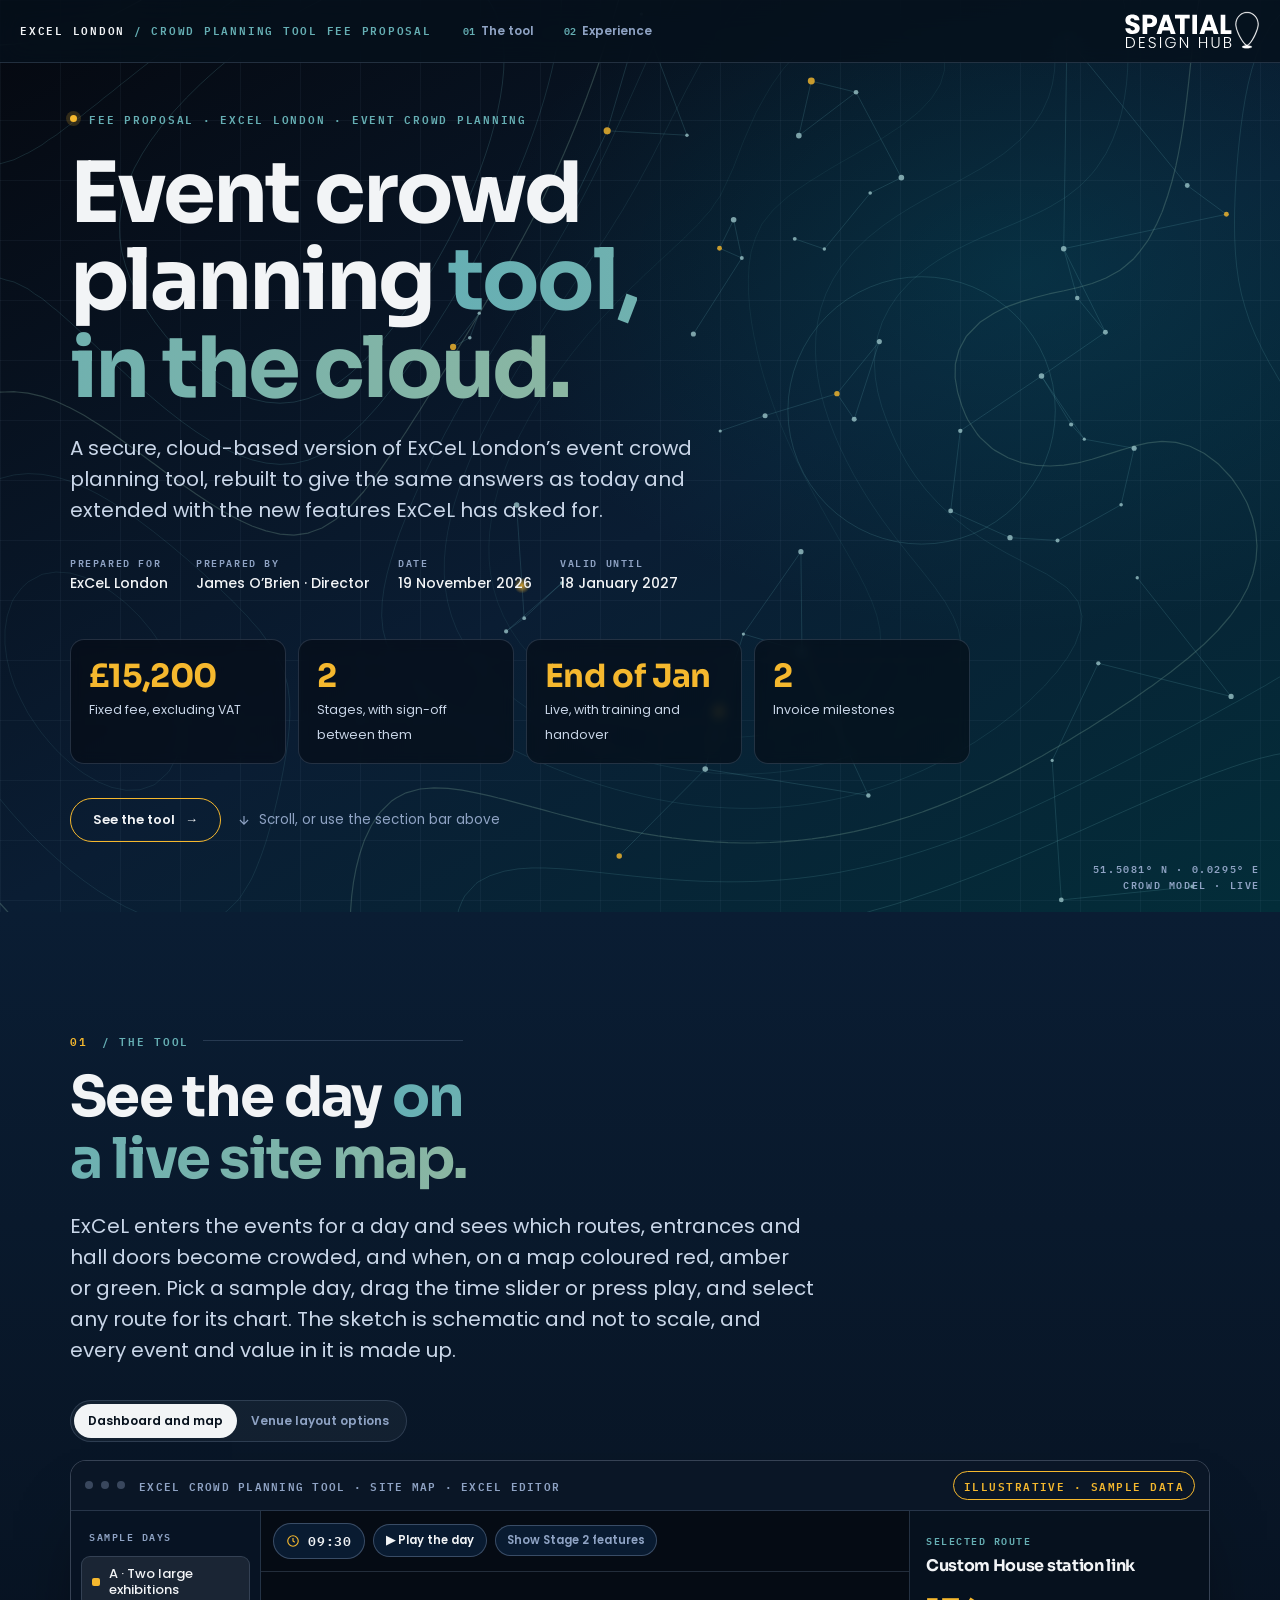
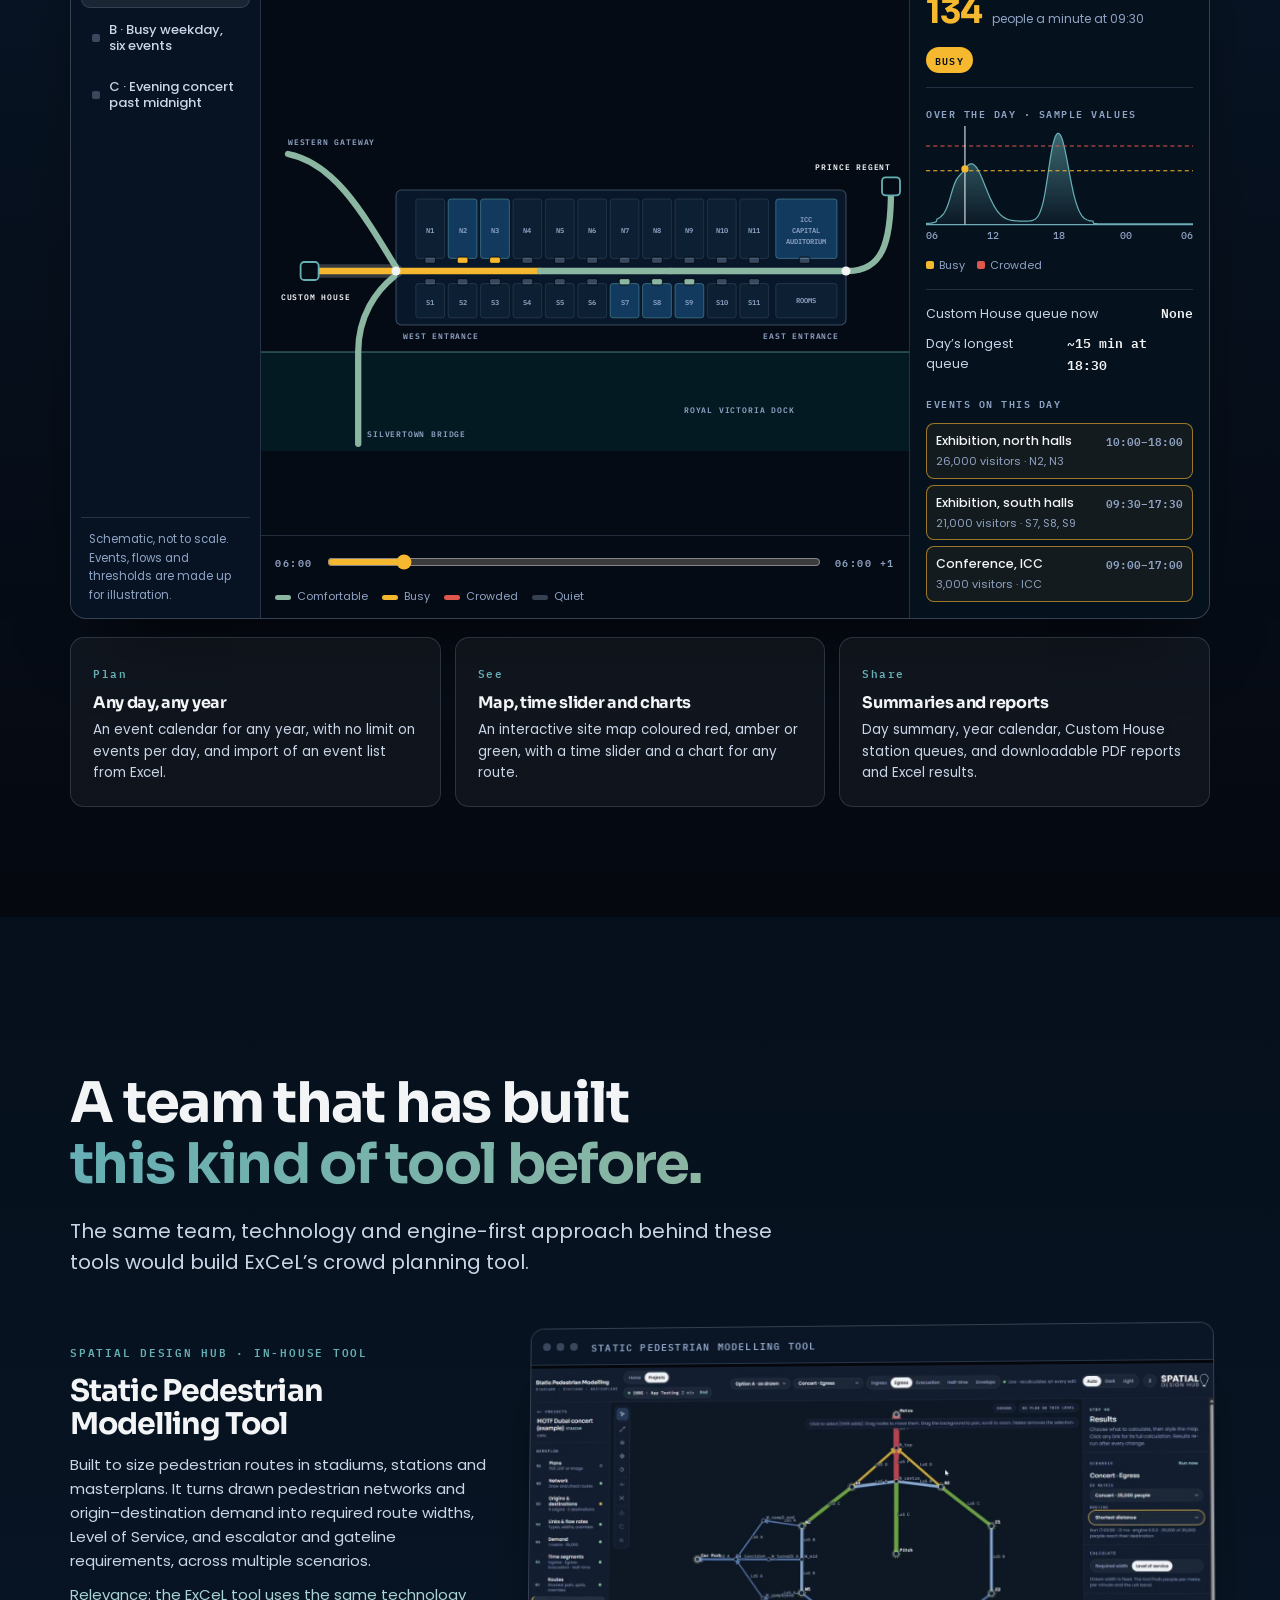
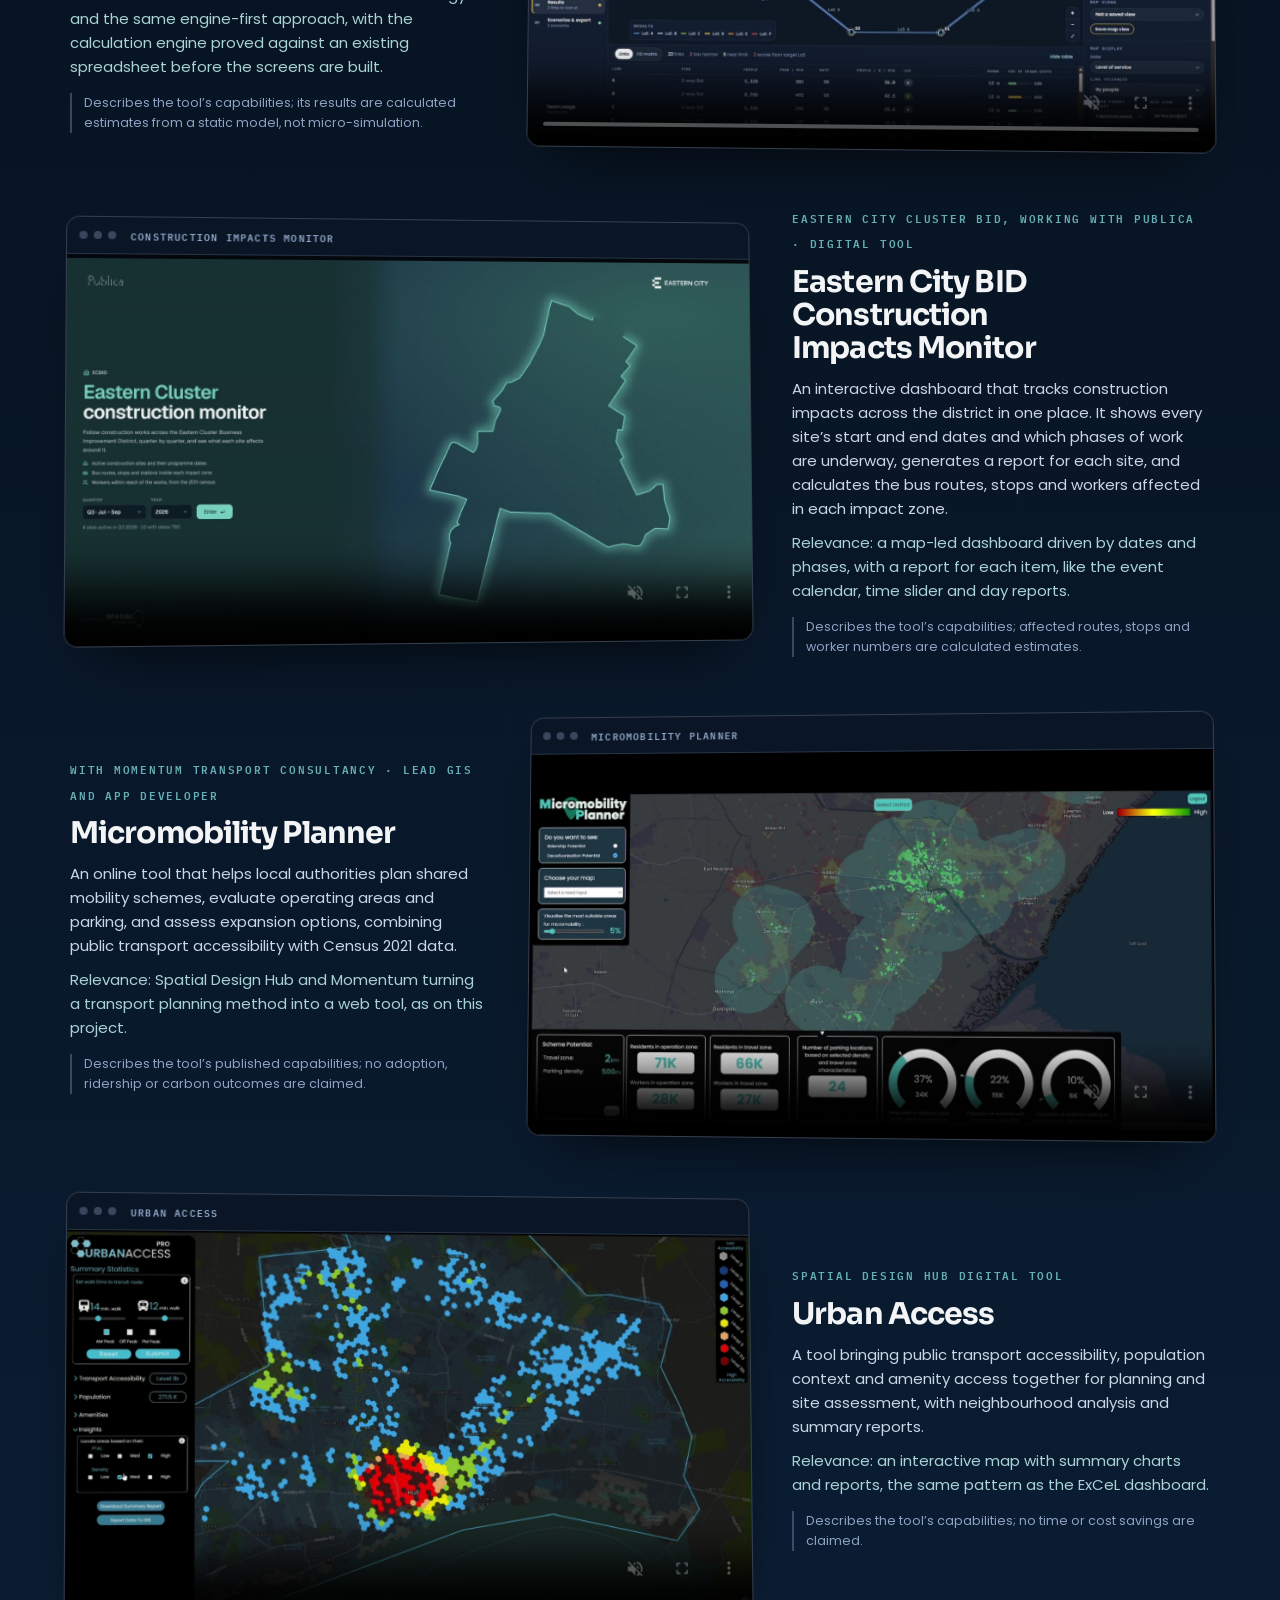
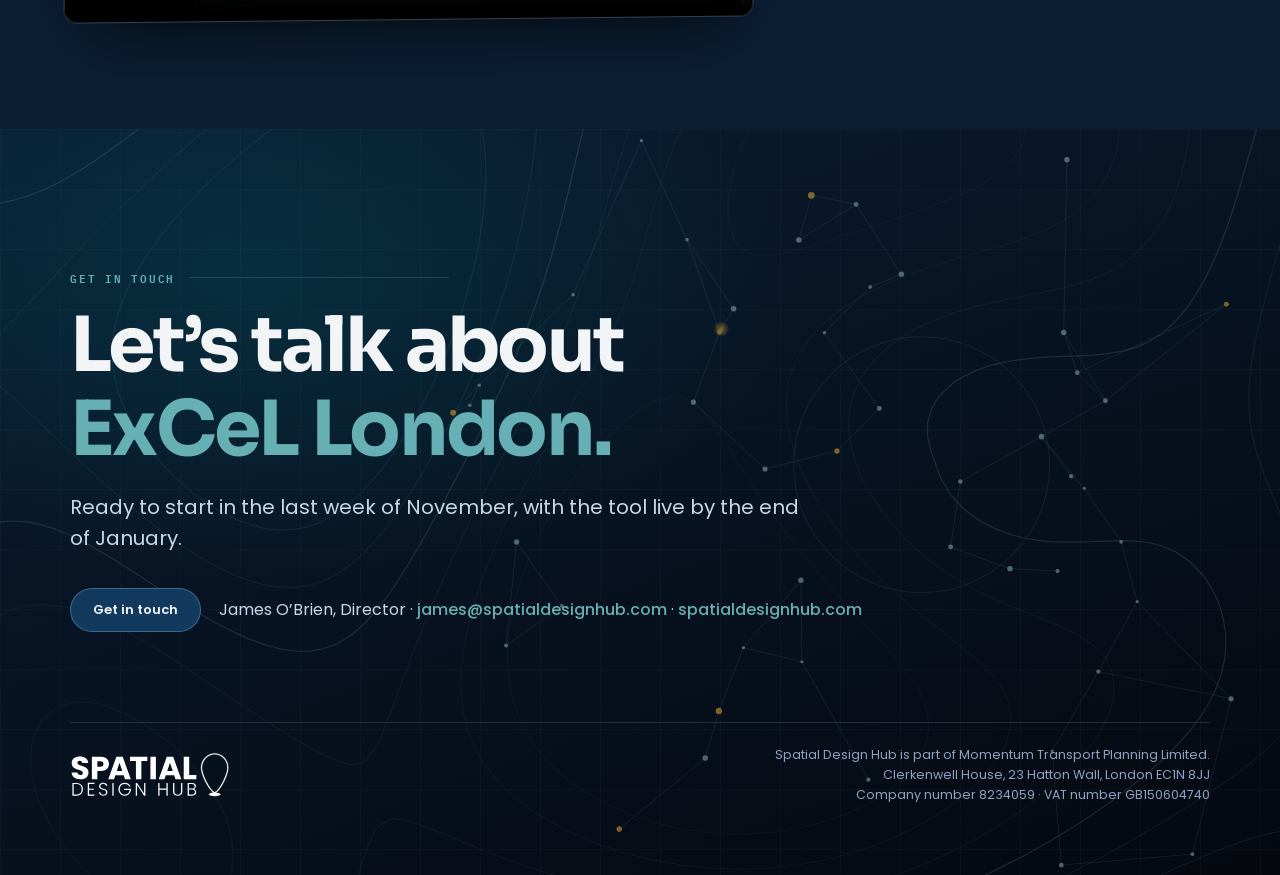
<file: Spatial-Design-Hub_Proposal_PedDemandTool_ExCeL/index.html>
<!doctype html>
<html lang="en-GB">
<head>
<meta charset="utf-8">
<meta name="viewport" content="width=device-width,initial-scale=1">
<title>ExCeL Crowd Planning Tool</title>
<meta name="description" content="Spatial Design Hub's fee proposal for ExCeL London's cloud-based event crowd planning tool.">
<style>
@font-face{font-family:'Sora';font-style:normal;font-weight:600 700;font-display:swap;src:url([data-uri]) format('woff2')}
@font-face{font-family:'Poppins';font-style:normal;font-weight:400;font-display:swap;src:url([data-uri]) format('woff2')}
@font-face{font-family:'Poppins';font-style:normal;font-weight:500;font-display:swap;src:url([data-uri]) format('woff2')}
@font-face{font-family:'Poppins';font-style:normal;font-weight:600;font-display:swap;src:url([data-uri]) format('woff2')}
@font-face{font-family:'IBM Plex Mono';font-style:normal;font-weight:500;font-display:swap;src:url([data-uri]) format('woff2')}
@font-face{font-family:'IBM Plex Mono';font-style:normal;font-weight:600;font-display:swap;src:url([data-uri]) format('woff2')}
:root{
  --bg:#06101C; --bg2:#0A1D33; --deep:#05080F; --fg:#F2F4F6; --body:#C9D6E8; --muted:#8FA3C4;
  --line:rgba(143,163,196,.22); --line2:rgba(143,163,196,.36); --panel:rgba(255,255,255,.045); --panel2:rgba(255,255,255,.08);
  --navy:#123A5E; --teal:#007A82; --teal-t:#66AFB4; --teal-l:#A9D3D6; --olive:#3E8564; --olive-t:#8BB6A2; --navy-ink:#889CAE;
  --accent:#F5B82E;
  --head:'Sora','Poppins',Arial,sans-serif; --text:'Poppins','Helvetica Neue',Arial,sans-serif; --mono:'IBM Plex Mono',ui-monospace,Menlo,monospace;
  --ease:cubic-bezier(.2,.7,.2,1);
  color-scheme:dark;
}
*{box-sizing:border-box}
html{scroll-behavior:smooth;scroll-padding-top:76px}
body{margin:0;background:var(--bg);color:var(--body);font:400 16px/1.6 var(--text);overflow-x:hidden}
img,svg,video{max-width:100%}
h1,h2,h3,h4{font-family:var(--head);font-weight:700;color:var(--fg);margin:0;letter-spacing:-.03em;line-height:1.1;text-wrap:balance}
p{margin:0}
button{font:inherit;cursor:pointer;color:inherit}
a{color:var(--teal-t)}
:focus-visible{outline:2px solid var(--accent);outline-offset:3px;border-radius:4px}
.mono{font-family:var(--mono);font-size:11px;font-weight:600;letter-spacing:.16em;text-transform:uppercase}
.tnum{font-variant-numeric:tabular-nums}
.skip{position:absolute;left:-999px;top:8px;z-index:99;background:var(--navy);color:var(--fg);padding:8px 14px;border-radius:999px}
.skip:focus{left:12px}

/* ---------- top bar ---------- */
.bar{position:fixed;inset:0 0 auto 0;padding-top:env(safe-area-inset-top,0px);z-index:40;background:rgba(6,16,28,.82);backdrop-filter:blur(14px);-webkit-backdrop-filter:blur(14px);border-bottom:1px solid var(--line)}
.bar-in{max-width:1280px;margin:auto;padding:10px 20px;display:flex;align-items:center;gap:16px}
.bar .who{color:var(--teal-t);flex:none;white-space:nowrap}
.bar .who b{color:var(--fg);font-weight:600}
.nav{display:flex;gap:4px;overflow-x:auto;flex:1;min-width:0;scrollbar-width:none;padding:2px;mask-image:linear-gradient(90deg,#000 92%,transparent)}
.nav::-webkit-scrollbar{display:none}
.nav a{flex:none;text-decoration:none;color:var(--muted);font:600 12px var(--text);padding:7px 12px;border-radius:999px;border:1px solid transparent;transition:.2s}
.nav a span{font-family:var(--mono);font-size:10px;color:var(--teal-t);margin-right:6px}
.nav a:hover{color:var(--fg);background:var(--panel)}
.nav a[aria-current="true"]{color:var(--fg);background:var(--panel2);border-color:var(--line);box-shadow:inset 0 -2px var(--accent)}
.bar .logo{width:136px;flex:none;color:#fff;display:block}
.progress{height:2px}
.progress b{display:block;height:2px;width:0;background:linear-gradient(90deg,var(--navy),var(--teal),var(--accent))}

/* ---------- layout ---------- */
section{position:relative;padding:120px 0 110px}
.wrap{max-width:1180px;margin:auto;padding:0 20px;position:relative;z-index:1}
.sec-dark{background:linear-gradient(180deg,var(--bg) 0%,var(--bg2) 100%)}
.sec-teal{background:radial-gradient(1200px 600px at 85% 0%,rgba(0,122,130,.20),transparent 60%),linear-gradient(180deg,#071726 0%,#06202A 100%)}
.sec-deep{background:linear-gradient(180deg,var(--bg2) 0%,var(--deep) 100%)}
.label{display:flex;align-items:center;gap:14px;color:var(--teal-t);margin-bottom:18px}
.label::after{content:"";height:1px;background:var(--line);flex:1;max-width:260px}
.label .n{color:var(--accent)}
.title{font-size:clamp(32px,4.6vw,56px);max-width:18ch}
.title em{font-style:normal;background:linear-gradient(90deg,var(--teal-t),var(--olive-t),var(--teal-l),var(--teal-t));background-size:300% 100%;-webkit-background-clip:text;background-clip:text;color:transparent;animation:flow 9s ease-in-out infinite}
@keyframes flow{0%,100%{background-position:0 0}50%{background-position:100% 0}}
.lede{font-size:clamp(17px,1.6vw,20px);line-height:1.55;max-width:62ch;margin-top:20px}
.small{font-size:13.5px;color:var(--muted)}
.chip{display:inline-flex;align-items:center;gap:6px;border:1px solid var(--accent);color:var(--accent);font:600 10.5px var(--mono);letter-spacing:.14em;text-transform:uppercase;border-radius:999px;padding:4px 10px;white-space:nowrap}
.chip.t{border-color:var(--teal-t);color:var(--teal-t)}
.card{border:1px solid var(--line);border-radius:14px;padding:22px;background:var(--panel);min-width:0}
.card h4{font-size:18px;margin:8px 0 8px;letter-spacing:-.02em}
.card p{font-size:14.5px}
.num{font:600 11px var(--mono);letter-spacing:.14em;color:var(--teal-t)}
.grid{display:grid;gap:14px}
.g2{grid-template-columns:repeat(auto-fit,minmax(min(100%,320px),1fr))}
.g3{grid-template-columns:repeat(auto-fit,minmax(min(100%,320px),1fr))}
.btn{display:inline-flex;align-items:center;gap:10px;border:1.5px solid var(--accent);color:var(--fg);background:transparent;border-radius:999px;padding:11px 22px;font:600 13px var(--text);text-decoration:none;min-height:44px;transition:background .25s,transform .25s}
.btn:hover{background:rgba(245,184,46,.16);transform:translateY(-2px)}
.btn.primary{background:var(--navy);border-color:rgba(143,190,230,.35)}
.btn.primary:hover{background:#1B4C78}
.seg{display:inline-flex;border:1px solid var(--line);border-radius:999px;padding:3px;background:var(--panel);flex-wrap:wrap}
.seg button{border:0;background:transparent;color:var(--muted);font:600 12px var(--text);padding:7px 14px;border-radius:999px;transition:.2s;min-height:34px}
.seg button[aria-pressed="true"]{background:var(--fg);color:var(--bg)}

/* reveal */
.rv{transition:opacity .7s var(--ease),transform .7s var(--ease);transition-delay:calc(var(--i,0)*90ms)}
.rv.pend{opacity:0;transform:translateY(18px)}

/* ---------- hero ---------- */
.hero{min-height:100vh;display:flex;align-items:center;padding:110px 0 70px;background:radial-gradient(900px 600px at 80% 30%,rgba(0,122,130,.22),transparent 60%),linear-gradient(150deg,#05080F 0%,#0A1D33 55%,#032D39 100%);overflow:hidden}
#mapfx{position:absolute;inset:0;width:100%;height:100%;opacity:.9}
.hero .wrap{width:100%}
.hero h1{font-size:clamp(40px,6.6vw,86px);max-width:13ch;letter-spacing:-.035em;line-height:1.04}
.hero h1 em{font-style:normal;background:linear-gradient(90deg,var(--teal-t),var(--olive-t),var(--teal-l),var(--teal-t));background-size:300% 100%;-webkit-background-clip:text;background-clip:text;color:transparent;animation:flow 9s ease-in-out infinite}
.hero .eyebrow{color:var(--teal-t);display:flex;gap:12px;align-items:center;margin-bottom:22px;flex-wrap:wrap}
.hero .eyebrow i{width:7px;height:7px;border-radius:50%;background:var(--accent);box-shadow:0 0 0 4px rgba(245,184,46,.18);animation:blink 2.4s infinite}
@keyframes blink{50%{box-shadow:0 0 0 9px rgba(245,184,46,0)}}
.hero .lede{color:var(--body);max-width:56ch}
.meta{display:flex;flex-wrap:wrap;gap:10px 28px;margin-top:28px}
.meta div{display:flex;flex-direction:column;gap:2px}
.meta .mono{color:var(--muted);font-size:10px}
.meta b{color:var(--fg);font-weight:500;font-size:14px}
.stats{display:grid;grid-template-columns:repeat(4,minmax(0,1fr));gap:12px;margin-top:44px;max-width:900px}
.stat{border:1px solid var(--line);border-radius:14px;padding:16px 18px;background:rgba(5,8,15,.55);backdrop-filter:blur(6px)}
.stat b{display:block;font:700 clamp(22px,2.6vw,32px) var(--head);color:var(--accent);letter-spacing:-.02em}
.stat span{font-size:12.5px;color:var(--body)}
.hero .cta{margin-top:34px;display:flex;gap:16px;align-items:center;flex-wrap:wrap}
.coords{position:absolute;right:20px;bottom:20px;z-index:1;color:var(--muted);font-size:10px;text-align:right}
.scrollcue{display:inline-flex;align-items:center;gap:8px;color:var(--muted)}
.scrollcue svg{animation:bob 1.8s ease-in-out infinite}
@keyframes bob{50%{transform:translateY(4px)}}

/* ---------- consolidate ---------- */
.consol{display:grid;grid-template-columns:1fr 1.1fr;gap:40px;align-items:center;margin-top:46px}
.stage{position:relative;aspect-ratio:1/0.82;border:1px solid var(--line);border-radius:18px;background:radial-gradient(circle at 50% 50%,rgba(0,122,130,.14),transparent 65%),var(--deep);overflow:hidden}
.stage .grid-bg{position:absolute;inset:0;background-image:linear-gradient(var(--line) 1px,transparent 1px),linear-gradient(90deg,var(--line) 1px,transparent 1px);background-size:40px 40px;opacity:.35}
.src{position:absolute;left:var(--x);top:var(--y);transform:translate(-50%,-50%) rotate(var(--r));display:flex;align-items:center;gap:8px;border:1px solid var(--line2);background:#0B1A2C;border-radius:10px;padding:8px 12px;font-size:12px;color:var(--fg);white-space:nowrap;transition:left 1.1s var(--ease),top 1.1s var(--ease),transform 1.1s var(--ease),opacity .8s;transition-delay:calc(var(--d)*80ms)}
.src i{font:600 9px var(--mono);letter-spacing:.1em;padding:3px 6px;border-radius:4px;color:var(--bg);font-style:normal}
.src .xl{background:var(--olive-t)}.src .pp{background:#E8A27A}.src .bi{background:var(--accent)}
.hub{position:absolute;left:50%;top:50%;width:46%;aspect-ratio:1;transform:translate(-50%,-50%) scale(.6);border-radius:50%;border:1px solid var(--teal-t);display:grid;place-items:center;text-align:center;opacity:0;transition:transform 1s var(--ease) .5s,opacity .8s .5s;background:radial-gradient(circle,rgba(0,122,130,.35),rgba(10,29,51,.9) 70%)}
.hub::before,.hub::after{content:"";position:absolute;inset:-14%;border-radius:50%;border:1px dashed rgba(102,175,180,.4);animation:spin 40s linear infinite}
.hub::after{inset:-30%;border-style:solid;border-color:rgba(102,175,180,.14);animation-duration:70s;animation-direction:reverse}
@keyframes spin{to{transform:rotate(360deg)}}
.hub b{font:700 clamp(14px,1.6vw,19px) var(--head);color:var(--fg);display:block;letter-spacing:-.02em}
.hub span{font-size:11px;color:var(--teal-t)}
.stage.on .src{left:50%;top:50%;transform:translate(-50%,-50%) scale(.3) rotate(0);opacity:0}
.stage.on .hub{transform:translate(-50%,-50%) scale(1);opacity:1}
.stage .mods{position:absolute;inset:0;pointer-events:none}
.mod{position:absolute;left:50%;top:50%;transform:translate(-50%,-50%);font:600 10px var(--mono);letter-spacing:.1em;text-transform:uppercase;color:var(--teal-l);border:1px solid rgba(102,175,180,.45);background:rgba(5,8,15,.85);padding:5px 9px;border-radius:999px;opacity:0;transition:transform 1s var(--ease),opacity .6s;transition-delay:calc(1s + var(--d)*90ms);white-space:nowrap}
.stage.on .mod{opacity:1;transform:translate(calc(-50% + var(--mx)),calc(-50% + var(--my)))}
.stage-ctl{display:flex;justify-content:space-between;align-items:center;gap:12px;margin-top:14px;flex-wrap:wrap}

.chain{display:flex;align-items:stretch;gap:0;margin-top:26px;flex-wrap:wrap}
.chain .node{flex:1 1 140px;border:1px solid var(--line);background:var(--panel);border-radius:12px;padding:14px;position:relative;min-width:0}
.chain .node b{display:block;font:700 22px var(--head);color:var(--accent)}
.chain .node span{font-size:13px}
.chain .arr{flex:0 0 28px;display:grid;place-items:center;color:var(--teal-t)}
.chain .arr i{display:block;width:100%;height:2px;background:linear-gradient(90deg,var(--teal-t) 50%,transparent 50%);background-size:8px 2px;animation:dash .8s linear infinite}
@keyframes dash{to{background-position:8px 0}}
.amp{margin-top:14px;border:1px dashed rgba(139,182,162,.5);border-radius:12px;padding:14px 16px;font-size:14px;display:flex;gap:14px;align-items:center}
.amp b{font:700 22px var(--head);color:var(--olive-t);flex:none}

/* ---------- access ---------- */
.access{display:grid;grid-template-columns:.9fr 1.1fr;gap:28px;margin-top:40px;align-items:start}
.roles{display:flex;flex-direction:column;gap:10px}
.role{display:block;text-align:left;width:100%;border:1px solid var(--line);background:var(--panel);border-radius:14px;padding:18px 20px;transition:.25s}
.role:hover{border-color:var(--teal-t)}
.role[aria-pressed="true"]{border-color:var(--accent);background:var(--panel2)}
.role .mono{color:var(--teal-t)}
.role h4{font-size:19px;margin:6px 0 4px}
.role p{font-size:14px}
.modgrid{display:grid;grid-template-columns:repeat(2,minmax(0,1fr));gap:10px}
.mtile{border:1px solid var(--line);border-radius:12px;padding:14px 16px;background:rgba(5,8,15,.5);transition:all .45s var(--ease);position:relative;overflow:hidden;min-width:0}
.mtile .mono{font-size:9.5px;color:var(--muted)}
.mtile b{display:block;color:var(--fg);font:600 14.5px var(--text);margin-top:4px}
.mtile .lock{position:absolute;right:12px;top:12px;width:16px;height:16px;color:var(--muted);transition:.3s}
.mtile.off{opacity:.32;filter:saturate(0)}
.mtile.on{border-color:rgba(102,175,180,.55);background:linear-gradient(135deg,rgba(0,122,130,.22),rgba(5,8,15,.5))}
.mtile.on .lock{opacity:0}
.mtile.new{animation:pop .6s var(--ease)}
@keyframes pop{0%{transform:scale(.94)}60%{transform:scale(1.02)}100%{transform:none}}

/* ---------- route ---------- */
.route-wrap{margin-top:44px;border:1px solid var(--line);border-radius:18px;background:rgba(5,8,15,.55);padding:26px 26px 22px;overflow:hidden}
#route{width:100%;height:auto;display:block}
#route .track{fill:none;stroke:rgba(143,163,196,.18);stroke-width:10;stroke-linecap:round}
#route .line{fill:none;stroke:url(#rg);stroke-width:4;stroke-linecap:round;stroke-dasharray:1;stroke-dashoffset:1;transition:stroke-dashoffset 2.6s var(--ease)}
.in #route .line{stroke-dashoffset:0}
#route .st circle.o{fill:#06101C;stroke:var(--teal-t);stroke-width:3;transition:.3s}
#route .st circle.h{fill:transparent;stroke:var(--accent);stroke-width:2;opacity:0;transition:.3s}
#route .st text{fill:var(--muted);font:600 13px var(--mono);letter-spacing:.12em;transition:.3s}
#route .st text.t{fill:var(--fg);font:600 15px var(--text);letter-spacing:0}
#route .st{cursor:pointer}
#route .st.act circle.o{fill:var(--accent);stroke:var(--accent)}
#route .st.act circle.h{opacity:1;animation:ring 1.8s infinite}
#route .st.act text.n{fill:var(--accent)}
@keyframes ring{0%{r:16}100%{r:32;opacity:0}}
#route .gate{fill:none;stroke:var(--olive-t);stroke-width:1.5;stroke-dasharray:4 4}
#route .gt{fill:var(--olive-t);font:600 11px var(--mono);letter-spacing:.1em}
.stdetail{display:grid;grid-template-columns:auto 1fr auto;gap:22px;align-items:start;margin-top:18px;border-top:1px solid var(--line);padding-top:20px;min-height:120px}
.stdetail .big{font:700 54px/1 var(--head);color:var(--accent);letter-spacing:-.04em}
.stdetail h3{font-size:24px}
.stdetail p{margin-top:8px;max-width:60ch}
.stdetail .side{display:flex;flex-direction:column;gap:8px;align-items:flex-end}
.stbtns{display:none;gap:6px;margin-top:10px;flex-wrap:wrap}
.stbtns button{border:1px solid var(--line);background:var(--panel);border-radius:999px;padding:6px 12px;font:600 11px var(--mono);color:var(--muted);min-height:34px}
.stbtns button[aria-pressed="true"]{border-color:var(--accent);color:var(--accent)}
@media (max-width:720px){.stbtns{display:flex}}
.fade{animation:fadeIn .5s var(--ease)}
@keyframes fadeIn{from{opacity:0;transform:translateY(8px)}to{opacity:1;transform:none}}

/* ---------- scope ---------- */
.scope{display:grid;grid-template-columns:320px 1fr;gap:22px;margin-top:40px;align-items:start}
.pk{display:flex;flex-direction:column;gap:8px}
.pk button{display:grid;grid-template-columns:34px 1fr auto;gap:10px;align-items:center;text-align:left;border:1px solid var(--line);background:var(--panel);border-radius:12px;padding:12px 14px;transition:.2s}
.pk button:hover{border-color:var(--teal-t)}
.pk button[aria-selected="true"]{border-color:var(--accent);background:var(--panel2)}
.pk .sw{width:30px;height:30px;border-radius:8px;display:grid;place-items:center;font:600 11px var(--mono);color:#06101C}
.pk b{font:600 14px var(--text);color:var(--fg);line-height:1.3}
.pk .f{font:600 12px var(--mono);color:var(--muted)}
.pk button[aria-selected="true"] .f{color:var(--accent)}
.pdetail{border:1px solid var(--line);border-radius:16px;background:rgba(5,8,15,.55);padding:28px;min-height:100%}
.pdetail .top{display:flex;justify-content:space-between;gap:16px;flex-wrap:wrap;align-items:flex-start}
.pdetail h3{font-size:clamp(22px,2.4vw,30px)}
.pdetail .fee{font:700 30px var(--head);color:var(--accent);letter-spacing:-.02em}
.pdetail ul{list-style:none;padding:0;margin:20px 0 0;display:grid;gap:10px}
.pdetail li{position:relative;padding-left:24px;font-size:15px}
.pdetail li::before{content:"";position:absolute;left:2px;top:.62em;width:9px;height:9px;border:2px solid var(--teal-t);border-radius:50%}
.pdetail .ms{margin-top:20px;display:flex;gap:10px;flex-wrap:wrap;align-items:center}
.outputs{margin-top:28px}
.outputs .grid{margin-top:12px}
.out{display:flex;gap:12px;align-items:flex-start;border:1px solid var(--line);border-radius:12px;padding:14px;background:var(--panel);font-size:14px}
.out svg{flex:none;color:var(--teal-t);margin-top:2px}

/* ---------- spotlight ---------- */
.spot-tabs{margin-top:34px}
.app{margin-top:18px;border:1px solid var(--line2);border-radius:16px;overflow:hidden;background:#050B14;box-shadow:0 40px 80px -40px rgba(0,0,0,.9)}
.app .chrome{display:flex;align-items:center;gap:8px;padding:10px 14px;border-bottom:1px solid var(--line);background:#0A1626;flex-wrap:wrap}
.app .chrome i{width:8px;height:8px;border-radius:50%;background:rgba(143,163,196,.35)}
.app .chrome .ttl{margin-left:6px;font:600 10.5px var(--mono);letter-spacing:.12em;color:var(--muted);text-transform:uppercase}
.app .chrome .chip{margin-left:auto}
.appgrid{display:grid;grid-template-columns:190px minmax(0,1fr) 300px;min-height:540px}
.rail{border-right:1px solid var(--line);padding:14px 10px;display:flex;flex-direction:column;gap:4px;background:rgba(10,29,51,.5)}
.rail .mono{font-size:9.5px;color:var(--muted);padding:4px 8px 8px}
.rail button{text-align:left;border:1px solid transparent;background:transparent;color:var(--body);font:500 13px var(--text);padding:9px 10px;border-radius:9px;display:flex;gap:9px;align-items:center;line-height:1.25}
.rail button i{width:8px;height:8px;border-radius:2px;background:var(--line2);flex:none;transition:.2s}
.rail button:hover{background:var(--panel)}
.rail button[aria-pressed="true"]{background:var(--panel2);border-color:var(--line);color:var(--fg)}
.rail button[aria-pressed="true"] i{background:var(--accent)}
.rail .soon{margin-top:auto;border-top:1px solid var(--line);padding-top:12px;font-size:11.5px;color:var(--muted);padding-inline:8px}
.mapcol{position:relative;min-width:0;overflow:hidden}
#lnamap{display:block;width:100%;height:100%;min-height:540px;cursor:crosshair}
#lnamap .cell{stroke:#050B14;stroke-width:.9;transition:fill .6s}
#lnamap .cell:hover{stroke:#F2F4F6;stroke-width:1.6}
#lnamap .nb{fill:#0A1626;stroke:rgba(143,163,196,.16);stroke-width:.8}
#lnamap .selc{fill:none;stroke:var(--accent);stroke-width:2.2;pointer-events:none}
#lnamap .bnd{fill:none;stroke:#F2F4F6;stroke-width:1.6;stroke-dasharray:6 4;opacity:.75;pointer-events:none}
#lnamap .road{fill:none;stroke:rgba(242,244,246,.22);stroke-width:1.4;pointer-events:none}
#lnamap .road.a{stroke:rgba(242,244,246,.38);stroke-width:2.4}
#lnamap .river{fill:none;stroke:rgba(102,175,180,.55);stroke-width:5;stroke-linecap:round;pointer-events:none}
#lnamap .plab{fill:#F2F4F6;font:600 10px var(--mono);letter-spacing:.12em;pointer-events:none;paint-order:stroke;stroke:#050B14;stroke-width:3px}
#lnamap .pin{pointer-events:none}
.mtools{position:absolute;left:12px;right:12px;top:12px;display:flex;gap:8px;flex-wrap:wrap;align-items:center;z-index:2;pointer-events:none}
.mtools>*{pointer-events:auto}
.pcbox{display:flex;align-items:center;gap:8px;background:rgba(10,29,51,.94);border:1px solid var(--line2);border-radius:999px;padding:5px 5px 5px 12px;color:var(--fg)}
.pcbox select{background:transparent;border:0;color:var(--fg);font:600 12px var(--mono);letter-spacing:.06em;padding:4px 2px}
.pcbox select option{background:#0A1D33}
.pcbox button,.mbtn{border:0;background:var(--navy);color:var(--fg);border-radius:999px;padding:7px 12px;font:600 11.5px var(--text)}
.mbtn{background:rgba(10,29,51,.94);border:1px solid var(--line2)}
.indsel{display:flex;gap:6px;flex-wrap:wrap}
.indsel button{border:1px solid var(--line2);background:rgba(10,29,51,.94);color:var(--muted);border-radius:999px;font:600 11.5px var(--text);padding:6px 11px}
.indsel button[aria-pressed="true"]{border-color:var(--teal-t);color:var(--fg);background:rgba(0,122,130,.45)}
.mlegend{position:absolute;left:12px;bottom:12px;z-index:2;background:rgba(5,11,20,.9);border:1px solid var(--line);border-radius:10px;padding:8px 10px;font-size:11px;color:var(--muted);display:flex;flex-direction:column;gap:6px}
.mlegend .ramp{display:flex;gap:2px}
.mlegend .ramp i{width:22px;height:8px;border-radius:2px}
.mlegend .ends{display:flex;justify-content:space-between;font:600 10px var(--mono)}
.mhint{position:absolute;right:12px;bottom:12px;z-index:2;font-size:11px;color:var(--muted);background:rgba(5,11,20,.9);padding:6px 10px;border-radius:8px;border:1px solid var(--line)}
.mtip{position:absolute;z-index:3;pointer-events:none;background:#0A1D33;border:1px solid var(--line2);border-radius:8px;padding:6px 9px;font-size:12px;color:var(--fg);white-space:nowrap;transform:translate(-50%,-120%);opacity:0;transition:opacity .15s}
.mtip b{font:600 10px var(--mono);letter-spacing:.08em;color:var(--teal-t);display:block}
.side{border-left:1px solid var(--line);padding:16px;display:flex;flex-direction:column;gap:14px;background:rgba(10,29,51,.35);min-width:0}
.side .mono{font-size:9.5px;color:var(--teal-t)}
.side h5{margin:4px 0 0;font:700 16px var(--head);color:var(--fg);letter-spacing:-.02em;line-height:1.25}
.side .kpi{display:flex;align-items:baseline;gap:10px}
.side .kpi b{font:700 34px var(--head);color:var(--accent);letter-spacing:-.03em}
.side .kpi span{font-size:12px;color:var(--muted)}
.brow{display:grid;grid-template-columns:96px 1fr 44px;gap:8px;align-items:center;font-size:12.5px}
.brow .tr{height:9px;border-radius:5px;background:rgba(143,163,196,.12);overflow:hidden}
.brow .tr b{display:block;height:100%;border-radius:5px;transition:width .8s var(--ease)}
.brow .v{font:600 11.5px var(--mono);color:var(--fg);text-align:right}
.bars{display:flex;flex-direction:column;gap:9px}
.mini{border-top:1px solid var(--line);padding-top:12px}
.mini svg{display:block;width:100%;height:auto}
.mini .lg{display:flex;gap:12px;font-size:11px;color:var(--muted);margin-top:6px}
.mini .lg i{display:inline-block;width:8px;height:8px;border-radius:2px;margin-right:5px}
.phase2{border:1px dashed var(--line2);border-radius:10px;padding:10px 12px;font-size:12px;color:var(--muted);display:flex;justify-content:space-between;gap:8px;align-items:center}
.lnanotes{display:grid;grid-template-columns:repeat(3,minmax(0,1fr));gap:14px;margin-top:18px}
.lnanotes .card h4{font-size:16px}
.lnanotes .card p{font-size:13.5px}
@media (max-width:1080px){.appgrid{grid-template-columns:minmax(0,1fr) 280px}.rail{grid-column:1/-1;flex-direction:row;overflow-x:auto;border-right:0;border-bottom:1px solid var(--line);padding:10px}.rail .mono,.rail .soon{display:none}.rail button{flex:none}}
@media (max-width:760px){.appgrid{grid-template-columns:1fr}.side{border-left:0;border-top:1px solid var(--line)}#lnamap{min-height:400px}.lnanotes{grid-template-columns:1fr}.mhint{display:none}}
.csflow{display:grid;grid-template-columns:1fr auto 1fr auto 1.2fr;gap:14px;align-items:stretch;margin-top:18px}
.csbox{border:1px solid var(--line);border-radius:16px;background:rgba(5,8,15,.55);padding:18px;min-width:0}
.csbox .mono{color:var(--teal-t);display:block;margin-bottom:12px}
.field{border:1px solid var(--line);border-radius:8px;padding:8px 10px;margin-bottom:8px;font-size:12.5px;display:flex;justify-content:space-between;gap:8px;align-items:center}
.field i{display:block;height:6px;border-radius:3px;background:var(--teal);width:0;transition:width .9s var(--ease);transition-delay:calc(var(--d)*250ms);flex:0 0 auto}
.cs-on .field i{width:42%}
.tpl{display:grid;gap:8px}
.tpl div{border:1px dashed var(--line2);border-radius:8px;padding:8px 10px;font-size:12.5px;display:flex;gap:8px;align-items:center}
.tpl div::before{content:"";width:8px;height:8px;border-radius:2px;background:var(--olive-t)}
.csarr{display:grid;place-items:center;color:var(--teal-t)}
.csarr svg{animation:nudge 1.6s ease-in-out infinite}
@keyframes nudge{50%{transform:translateX(5px)}}
.story{position:relative;height:250px;overflow:hidden;border-radius:10px;border:1px solid var(--line);background:#050B14}
.story .scroller{position:absolute;inset:0;animation:storyscroll 14s ease-in-out infinite}
@keyframes storyscroll{0%,12%{transform:translateY(0)}30%,42%{transform:translateY(-250px)}60%,72%{transform:translateY(-500px)}90%,100%{transform:translateY(0)}}
.story .pg{height:250px;padding:16px;display:flex;flex-direction:column;gap:10px}
.story .pg .mono{margin:0;font-size:9.5px}
.story h5{margin:0;font:700 17px var(--head);color:var(--fg);letter-spacing:-.02em}
.ln{height:6px;border-radius:3px;background:rgba(143,163,196,.25)}
.minimap{flex:1;border-radius:8px;background:radial-gradient(circle at 40% 55%,rgba(0,122,130,.6) 0 10%,transparent 11%),radial-gradient(circle at 62% 38%,rgba(102,175,180,.55) 0 7%,transparent 8%),linear-gradient(var(--line) 1px,transparent 1px),linear-gradient(90deg,var(--line) 1px,transparent 1px),#07182A;background-size:auto,auto,22px 22px,22px 22px}
.minibars{flex:1;display:flex;align-items:flex-end;gap:8px;padding:4px}
.minibars i{flex:1;border-radius:4px 4px 0 0;background:var(--teal-t)}
.quote{border-left:3px solid var(--olive-t);padding-left:12px;font-size:13px;font-style:italic;color:var(--fg)}

/* ---------- programme ---------- */
.gantt{margin-top:40px;border:1px solid var(--line);border-radius:18px;background:rgba(5,8,15,.55);padding:22px;overflow-x:auto}
.gin{min-width:720px;position:relative}
.ghead,.grow{display:grid;grid-template-columns:230px 1fr;align-items:center}
.ghead .months{display:grid;position:relative;height:28px}
.ghead .months span{position:absolute;top:0;font:600 10.5px var(--mono);letter-spacing:.14em;color:var(--muted);border-left:1px solid var(--line);padding-left:6px;height:100%}
.grow{border-top:1px solid var(--line);min-height:54px}
.grow .lab{font-size:13.5px;color:var(--fg);padding-right:14px;line-height:1.35}
.grow .lab small{display:block;color:var(--muted);font-size:11.5px}
.grow .tl{position:relative;height:54px}
.gbar{position:absolute;top:16px;height:22px;border-radius:6px;transform-origin:left;transform:scaleX(0);transition:transform 1.1s var(--ease);transition-delay:calc(var(--d)*180ms)}
.in .gbar{transform:scaleX(1)}
.xmas{position:absolute;top:28px;bottom:0;background:repeating-linear-gradient(135deg,rgba(143,163,196,.10) 0 6px,transparent 6px 12px);border-left:1px dashed var(--line2);border-right:1px dashed var(--line2);pointer-events:none}
.xmas span{position:absolute;bottom:8px;left:50%;transform:translateX(-50%) rotate(-90deg);transform-origin:center;white-space:nowrap;font:600 9.5px var(--mono);letter-spacing:.12em;color:var(--muted)}
.msk{position:absolute;top:0;bottom:0;width:0;border-left:1.5px dashed var(--accent);pointer-events:none;opacity:.8}
.msk b{position:absolute;top:30px;left:6px;font:600 10px var(--mono);letter-spacing:.1em;color:var(--accent);white-space:nowrap;background:rgba(5,8,15,.9);padding:1px 4px;border-radius:3px}
.today{position:absolute;top:28px;bottom:0;border-left:1px solid var(--teal-t)}
.gnote{margin-top:16px;display:flex;justify-content:space-between;gap:14px;flex-wrap:wrap}

/* ---------- fee ---------- */
.fee-top{display:grid;grid-template-columns:1fr auto;gap:26px;align-items:end;margin-top:40px}
.total{font:700 clamp(54px,8vw,104px)/1 var(--head);color:var(--accent);letter-spacing:-.045em}
.total small{display:block;font:600 11px var(--mono);letter-spacing:.16em;color:var(--muted);margin-top:10px;text-transform:uppercase}
.fee-ctl{display:flex;flex-direction:column;gap:10px;align-items:flex-end}
.stack{display:flex;height:66px;border-radius:12px;overflow:hidden;margin-top:30px;gap:3px;background:var(--bg)}
.stack .s{position:relative;height:100%;flex:0 0 0;transition:flex-basis 1.2s var(--ease),filter .2s;cursor:pointer;display:flex;align-items:flex-end;padding:8px 10px;overflow:hidden;color:#06101C}
.stack .s span{font:600 11px var(--mono);letter-spacing:.06em;white-space:nowrap}
.stack .s:hover,.stack .s.hl{filter:brightness(1.15);box-shadow:inset 0 0 0 2px var(--accent)}
.feetable{width:100%;border-collapse:collapse;margin-top:26px;font-size:14.5px}
.feetable th{font:600 10.5px var(--mono);letter-spacing:.14em;text-transform:uppercase;color:var(--muted);text-align:left;padding:10px 12px;border-bottom:1px solid var(--line2)}
.feetable td{padding:12px;border-bottom:1px solid var(--line);vertical-align:middle}
.feetable td.r,.feetable th.r{text-align:right;font-variant-numeric:tabular-nums}
.feetable tr.pk-row{transition:background .2s}
.feetable tr.pk-row:hover,.feetable tr.pk-row.hl{background:rgba(255,255,255,.05)}
.feetable .sw{display:inline-block;width:12px;height:12px;border-radius:3px;margin-right:10px;vertical-align:-1px}
.feetable tr.tot td{border-bottom:0;color:var(--fg);font-weight:600}
.feetable tr.grand td{font:700 18px var(--head);color:var(--fg);border-top:1px solid var(--line2)}
.feetable tr.grand td.r{color:var(--accent)}
.mschip{font:600 10.5px var(--mono);letter-spacing:.1em;color:var(--teal-t);border:1px solid rgba(102,175,180,.45);border-radius:999px;padding:3px 9px;white-space:nowrap}
.mscards{display:grid;grid-template-columns:repeat(3,minmax(0,1fr));gap:14px;margin-top:22px}
.mscard{border:1px solid var(--line);border-radius:14px;padding:18px;background:var(--panel);position:relative;overflow:hidden}
.mscard .mono{color:var(--teal-t)}
.mscard b{display:block;font:700 26px var(--head);color:var(--fg);margin:6px 0 4px;letter-spacing:-.02em}
.mscard p{font-size:13.5px}
.mscard .pr{position:absolute;left:0;bottom:0;height:3px;background:linear-gradient(90deg,var(--teal),var(--accent));width:0;transition:width 1.4s var(--ease)}
.in .mscard .pr{width:var(--w)}
.hosting{margin-top:28px}

/* ---------- future ---------- */
.future{display:grid;grid-template-columns:1fr 1fr;gap:36px;align-items:center;margin-top:40px}
.layers{position:relative;perspective:1200px;height:440px}
.layer{position:absolute;left:8%;right:8%;height:96px;border-radius:14px;border:1px solid var(--line2);transform:rotateX(58deg) rotateZ(-38deg);display:flex;align-items:center;justify-content:center;transition:transform 1s var(--ease),opacity 1s;opacity:0}
.llab{position:absolute;left:50%;transform:translateX(-50%);z-index:5;font:600 11px var(--mono);letter-spacing:.14em;text-transform:uppercase;color:var(--fg);background:rgba(5,8,15,.86);border:1px solid var(--line2);border-radius:999px;padding:5px 12px;white-space:nowrap;opacity:0;transition:opacity .8s 1.2s}
.in .llab{opacity:1}
.llab.p2{border-color:var(--olive-t);color:var(--olive-t)}
.llab.p3{border-color:var(--accent);color:var(--accent)}
.in .layer{opacity:1}
.layer.l1{top:300px;background:linear-gradient(135deg,rgba(18,58,94,.95),rgba(10,29,51,.95))}
.layer.l2{top:236px;background:linear-gradient(135deg,rgba(0,122,130,.7),rgba(18,58,94,.8))}
.layer.l3{top:172px;background:linear-gradient(135deg,rgba(102,175,180,.55),rgba(0,122,130,.6))}
.layer.l4{top:96px;border:1.5px dashed var(--olive-t);background:rgba(139,182,162,.08)}
.layer.l5{top:20px;border:1.5px dashed var(--accent);background:rgba(245,184,46,.05)}
.layer.l1,.layer.l2,.layer.l3{transition-delay:calc(var(--d)*200ms)}
.layer.l4,.layer.l5{transition-delay:calc(.8s + var(--d)*250ms)}
.layer.l4,.layer.l5{animation:hover 5s ease-in-out infinite}
@keyframes hover{50%{margin-top:-8px}}
.phase{border:1px solid var(--line);border-radius:14px;padding:18px 20px;background:var(--panel);margin-bottom:12px}
.phase.p1{border-color:var(--teal-t);background:linear-gradient(135deg,rgba(0,122,130,.22),rgba(255,255,255,.03))}
.phase h4{font-size:18px;margin:6px 0 8px}
.phase ul{margin:0;padding-left:18px;font-size:14px}
.phase li{margin:3px 0}
.phase .row{display:flex;justify-content:space-between;align-items:center;gap:10px;flex-wrap:wrap}

/* ---------- experience ---------- */
.cases{display:grid;gap:56px;margin-top:46px}
.case{display:grid;grid-template-columns:.85fr 1.4fr;gap:34px;align-items:center}
.case:nth-child(even){grid-template-columns:1.4fr .85fr}
.case:nth-child(even) .copy{order:2}
.case .copy h3{font-size:clamp(22px,2.4vw,30px);margin:10px 0 12px}
.case .copy p{font-size:15px}
.case .copy .cav{margin-top:14px;font-size:12.5px;color:var(--muted);border-left:2px solid var(--line2);padding-left:12px}
.frame{border:1px solid var(--line2);border-radius:14px;overflow:hidden;background:#04070C;box-shadow:0 30px 60px -30px rgba(0,0,0,.8);transform:perspective(1400px) rotateY(var(--ry,-4deg)) rotateX(2deg);transition:transform .6s var(--ease)}
.case:nth-child(even) .frame{--ry:4deg}
.frame:hover{transform:none}
.frame .chrome{display:flex;align-items:center;gap:6px;padding:9px 12px;border-bottom:1px solid var(--line);background:#0A1626}
.frame .chrome i{width:8px;height:8px;border-radius:50%;background:rgba(143,163,196,.35)}
.frame .chrome span{margin-left:8px;font:600 10px var(--mono);letter-spacing:.12em;color:var(--muted);text-transform:uppercase}
.frame video,.frame img{display:block;width:100%;height:auto;aspect-ratio:16/9;object-fit:contain;background:#04070C}
.more{display:grid;grid-template-columns:repeat(2,minmax(0,1fr));gap:14px;margin-top:56px}

/* ---------- team ---------- */
.team{display:grid;grid-template-columns:repeat(3,minmax(0,1fr));gap:14px;margin-top:40px}
.person{border:1px solid var(--line);border-radius:14px;padding:26px;background:var(--panel)}
.avatar{width:112px;height:112px;border-radius:50%;padding:5px;border:3px solid var(--accent);margin-bottom:18px}
.avatar img{width:100%;height:100%;border-radius:50%;object-fit:cover;filter:grayscale(1);display:block}
.person h4{font-size:20px}
.person .mono{color:var(--teal-t);display:block;margin:6px 0 10px}
.person p{font-size:14.5px}

/* ---------- terms ---------- */
.acc{margin-top:36px;display:grid;gap:12px}
details{border:1px solid var(--line);border-radius:14px;background:var(--panel)}
summary{list-style:none;cursor:pointer;padding:18px 22px;display:flex;justify-content:space-between;align-items:center;gap:12px;font:700 18px var(--head);color:var(--fg);letter-spacing:-.02em}
summary::-webkit-details-marker{display:none}
summary .pl{width:26px;height:26px;border:1px solid var(--line2);border-radius:50%;display:grid;place-items:center;flex:none;transition:transform .3s;color:var(--teal-t)}
details[open] summary .pl{transform:rotate(45deg);border-color:var(--accent);color:var(--accent)}
details ul{margin:0;padding:0 22px 20px 42px;display:grid;gap:8px;font-size:14.5px}

/* ---------- close ---------- */
.close{text-align:left;padding:140px 0 70px;background:radial-gradient(900px 500px at 20% 20%,rgba(0,122,130,.22),transparent 60%),linear-gradient(160deg,#0A1D33 0%,#05080F 100%);overflow:hidden}
.close h2{font-size:clamp(38px,6vw,76px);max-width:15ch;letter-spacing:-.035em}
.close .contact{margin-top:34px;display:flex;gap:18px;flex-wrap:wrap;align-items:center}
.close .contact a.t{font-weight:500;text-decoration:none}
.foot{margin-top:90px;border-top:1px solid var(--line);padding-top:22px;display:flex;justify-content:space-between;gap:20px;flex-wrap:wrap;align-items:flex-end;font-size:12.5px;color:var(--muted)}
.foot .logo{width:160px;color:#fff}
#closefx{position:absolute;inset:0;width:100%;height:100%;opacity:.55}

/* ---------- responsive ---------- */
@media (max-width:980px){
  .consol,.access,.scope,.lna,.future,.case,.case:nth-child(even){grid-template-columns:1fr}
  .case:nth-child(even) .copy{order:0}
  .csflow{grid-template-columns:1fr}
  .csarr{transform:rotate(90deg)}
  .team,.mscards{grid-template-columns:1fr}
  .more{grid-template-columns:1fr}
  .fee-top{grid-template-columns:1fr}
  .fee-ctl{align-items:flex-start}
  .layers{height:420px;max-width:520px}
  .frame{transform:none}
}
@media (max-width:720px){
  section{padding:84px 0 76px}
  .bar .who{display:none}
  .bar .logo{width:130px}
  .stats{grid-template-columns:repeat(2,minmax(0,1fr))}
  .modgrid{grid-template-columns:1fr}
  .stdetail{grid-template-columns:1fr}
  .stdetail .side{align-items:flex-start}
  .stack .s span{display:none}
  .feetable{font-size:13px}
  .feetable .mcol{display:none}
  .brow{grid-template-columns:96px 1fr 36px}
  .chain .arr{flex-basis:100%;height:18px}
  .chain .arr i{width:2px;height:100%;background:linear-gradient(180deg,var(--teal-t) 50%,transparent 50%);background-size:2px 8px}
  .layers{height:430px}
  .coords{display:none}
}
@media (prefers-reduced-motion:reduce){
  *,*::before,*::after{animation:none!important;transition:none!important}
  html{scroll-behavior:auto}
  .rv.pend{opacity:1;transform:none}
  #route .line{stroke-dashoffset:0}
  .gbar{transform:none}
}
@media print{
  .bar,.coords,.scrollcue,#mapfx,#closefx{display:none}
  section{break-inside:avoid;padding:40px 0}
  .rv.pend{opacity:1;transform:none}
}

/* ---------- ExCeL additions ---------- */
.signoff{margin-top:16px;border:1px dashed rgba(245,184,46,.5);border-radius:12px;padding:12px 16px;display:flex;gap:12px;align-items:center;flex-wrap:wrap;font-size:14px;color:var(--fg)}
.pk .grp{font:600 10px var(--mono);letter-spacing:.16em;text-transform:uppercase;color:var(--teal-t);padding:10px 4px 2px;display:flex;justify-content:space-between;gap:8px}
.pk .grp:first-child{padding-top:0}
.pk .grp em{font-style:normal;color:var(--muted)}
.pk .stg{font:600 10px var(--mono);letter-spacing:.12em;color:var(--muted);border:1px solid var(--line2);border-radius:999px;padding:2px 7px}
.pk button[aria-selected="true"] .stg{color:var(--accent);border-color:var(--accent)}
.tech{display:grid;grid-template-columns:repeat(auto-fit,minmax(min(100%,250px),1fr));gap:12px;margin-top:22px}
.tk{border:1px solid var(--line);border-radius:12px;padding:14px 16px;background:var(--panel);display:flex;flex-direction:column;gap:4px;min-width:0}
.tk .mono{font-size:9.5px;color:var(--teal-t)}
.tk b{color:var(--fg);font:600 14.5px var(--text);line-height:1.35}
.tk small{font-size:12.5px;color:var(--muted)}
.mscards.two{grid-template-columns:repeat(2,minmax(0,1fr))}
.avatar.ini{display:grid;place-items:center}
.avatar.ini>div{width:100%;height:100%;border-radius:50%;display:grid;place-items:center;background:radial-gradient(circle,rgba(0,122,130,.45),rgba(10,29,51,.95) 75%);color:var(--teal-l)}
/* venue map sketch */
.vcol{display:flex;flex-direction:column;background:#050B14}
.vtools{display:flex;gap:8px;flex-wrap:wrap;align-items:center;padding:12px;border-bottom:1px solid var(--line)}
.tpill{display:inline-flex;align-items:center;gap:8px;background:rgba(10,29,51,.94);border:1px solid var(--line2);border-radius:999px;padding:6px 12px;font:600 13px var(--mono);color:var(--fg);letter-spacing:.06em}
.tpill svg{color:var(--accent)}
.vtools .mbtn{min-height:32px}
.vtools .mbtn[aria-pressed="true"]{border-color:var(--accent);color:var(--accent)}
.mapbox{position:relative;flex:1;display:flex;align-items:center;min-height:0}
#venmap{display:block;width:100%;height:auto}
#venmap .rt{fill:none;stroke-width:7;stroke-linecap:round;transition:stroke .35s}
#venmap .hit{fill:none;stroke:transparent;stroke-width:24;stroke-linecap:round;cursor:pointer}
#venmap .rsel{fill:none;stroke:#F2F4F6;stroke-width:15;stroke-linecap:round;opacity:.2;pointer-events:none}
#venmap .door{stroke:#050B14;stroke-width:1;transition:fill .35s;cursor:pointer}
#venmap .door.sel{stroke:#F2F4F6;stroke-width:1.6}
#venmap .hall{fill:#0C1F33;stroke:rgba(143,163,196,.2)}
#venmap .hall.use{fill:#123A5E;stroke:rgba(102,175,180,.5)}
#venmap .bld{fill:#08182A;stroke:rgba(143,163,196,.38);stroke-width:1.2}
#venmap .lab{fill:#8FA3C4;font:600 9px var(--mono);letter-spacing:.1em;pointer-events:none}
#venmap .lab.w{fill:#F2F4F6}
#venmap .hl{fill:#8FA3C4;font:600 8px var(--mono);pointer-events:none}
#venmap .stn{fill:#050B14;stroke:var(--teal-t);stroke-width:2}
#venmap .ent{fill:#F2F4F6}
#venmap .s2{display:none}
.s2on #venmap .s2{display:inline}
.tbar{display:flex;align-items:center;gap:12px;padding:10px 14px;border-top:1px solid var(--line)}
.tbar input[type=range]{flex:1;accent-color:var(--accent);min-width:0;height:28px}
.vleg{display:flex;gap:14px;flex-wrap:wrap;font-size:11px;color:var(--muted);padding:0 14px 12px}
.vleg i{display:inline-block;width:16px;height:5px;border-radius:3px;margin-right:6px;vertical-align:middle}
.rag{display:inline-block;font:600 10px var(--mono);letter-spacing:.12em;text-transform:uppercase;padding:4px 9px;border-radius:999px;color:#06101C}
.evl{display:flex;flex-direction:column;gap:6px}
.ev{display:grid;grid-template-columns:1fr auto;gap:2px 8px;font-size:12.5px;border:1px solid var(--line);border-radius:8px;padding:7px 9px;transition:border-color .3s,background .3s}
.ev b{color:var(--fg);font-weight:500}
.ev span{font:600 10.5px var(--mono);color:var(--muted)}
.ev small{grid-column:1/-1;font-size:11px;color:var(--muted)}
.ev.live{border-color:rgba(245,184,46,.6);background:rgba(245,184,46,.06)}
.ev .chip{font-size:9px;padding:2px 7px;margin-left:6px}
.vq{border-top:1px solid var(--line);padding-top:12px;display:grid;gap:8px;font-size:12.5px}
.vq div{display:flex;justify-content:space-between;gap:10px;align-items:baseline}
.vq b{font:600 13px var(--mono);color:var(--fg)}
@media (max-width:720px){.mscards.two{grid-template-columns:1fr}.vtools .tpill{font-size:12px}}
</style>
</head>
<body>
<svg width="0" height="0" style="position:absolute" aria-hidden="true"><defs><symbol id="sdh" viewBox="28 48 650 192"><g>
    <path fill="currentColor" d="M52.1,160.04c-5.28-2.16-9.49-5.36-12.65-9.6-3.16-4.24-4.82-9.34-5-15.31h23.62c.34,3.37,1.51,5.95,3.5,7.72,1.99,1.77,4.58,2.66,7.79,2.66s5.88-.76,7.79-2.27c1.9-1.51,2.85-3.61,2.85-6.29,0-2.25-.76-4.11-2.27-5.58-1.51-1.47-3.37-2.68-5.58-3.63-2.21-.95-5.34-2.03-9.41-3.24-5.88-1.82-10.69-3.63-14.4-5.45-3.72-1.82-6.92-4.5-9.6-8.05-2.68-3.55-4.02-8.17-4.02-13.88,0-8.48,3.07-15.12,9.21-19.92,6.14-4.8,14.14-7.2,24.01-7.2s18.12,2.4,24.26,7.2c6.14,4.8,9.43,11.48,9.86,20.05h-24.01c-.17-2.94-1.25-5.25-3.24-6.94-1.99-1.69-4.54-2.53-7.66-2.53-2.68,0-4.85.71-6.49,2.14-1.64,1.43-2.47,3.48-2.47,6.16,0,2.94,1.38,5.24,4.15,6.88,2.77,1.64,7.09,3.42,12.98,5.32,5.88,1.99,10.66,3.89,14.34,5.71,3.68,1.82,6.86,4.46,9.54,7.92,2.68,3.46,4.02,7.92,4.02,13.36s-1.32,9.91-3.96,14.14c-2.64,4.24-6.47,7.61-11.48,10.12-5.02,2.51-10.94,3.76-17.78,3.76s-12.63-1.08-17.91-3.24Z"></path>
    <path fill="currentColor" d="M182.64,115.08c-2.42,4.37-6.14,7.9-11.16,10.58-5.02,2.68-11.25,4.02-18.69,4.02h-13.76v32.7h-22.19v-91.09h35.94c7.27,0,13.41,1.26,18.42,3.76,5.02,2.51,8.78,5.97,11.29,10.38,2.51,4.41,3.76,9.47,3.76,15.18,0,5.28-1.21,10.1-3.63,14.47ZM160.58,109.05c2.08-1.99,3.11-4.8,3.11-8.43s-1.04-6.44-3.11-8.43c-2.08-1.99-5.24-2.98-9.47-2.98h-12.07v22.84h12.07c4.24,0,7.4-.99,9.47-2.98Z"></path>
    <path fill="currentColor" d="M246.09,146.29h-34l-5.45,16.09h-23.23l32.96-91.09h25.69l32.96,91.09h-23.49l-5.45-16.09ZM240.38,129.16l-11.29-33.35-11.16,33.35h22.45Z"></path>
    <path fill="currentColor" d="M342.11,71.29v17.78h-24.14v73.31h-22.19v-73.31h-24.14v-17.78h70.46Z"></path>
    <path fill="currentColor" d="M376.89,71.29v91.09h-22.19v-91.09h22.19Z"></path>
    <path fill="currentColor" d="M451.11,146.29h-34l-5.45,16.09h-23.23l32.96-91.09h25.69l32.96,91.09h-23.49l-5.45-16.09ZM445.4,129.16l-11.29-33.35-11.16,33.35h22.45Z"></path>
    <path fill="currentColor" d="M512.22,145.25h29.07v17.13h-51.26v-91.09h22.19v73.96Z"></path>
  </g>
  <g>
    <path fill="currentColor" d="M67.82,180.65c4.1,2.08,7.24,5.07,9.42,8.97,2.17,3.91,3.26,8.55,3.26,13.94s-1.09,9.95-3.26,13.83c-2.18,3.88-5.31,6.85-9.42,8.9-4.1,2.05-9.02,3.08-14.76,3.08h-15.35v-51.83h15.35c5.73,0,10.65,1.04,14.76,3.11ZM69.56,219.4c3.78-3.78,5.67-9.06,5.67-15.83s-1.89-12.15-5.67-15.98c-3.78-3.83-9.28-5.75-16.5-5.75h-10.16v43.23h10.16c7.22,0,12.72-1.89,16.5-5.67Z"></path>
    <path fill="currentColor" d="M105.34,181.76v19.35h19.65v4.3h-19.65v19.65h21.88v4.3h-27.07v-51.91h27.07v4.3h-21.88Z"></path>
    <path fill="currentColor" d="M154.24,228.11c-2.59-1.19-4.63-2.84-6.12-4.97-1.48-2.12-2.27-4.5-2.37-7.12h5.49c.25,2.52,1.36,4.73,3.34,6.64,1.98,1.9,4.87,2.86,8.68,2.86,3.51,0,6.29-.9,8.34-2.71,2.05-1.8,3.08-4.09,3.08-6.86,0-2.22-.57-4.02-1.71-5.38-1.14-1.36-2.55-2.37-4.23-3.04-1.68-.67-4-1.4-6.97-2.19-3.46-.94-6.2-1.85-8.23-2.74-2.03-.89-3.76-2.27-5.19-4.15-1.43-1.88-2.15-4.42-2.15-7.64,0-2.67.69-5.05,2.08-7.16,1.38-2.1,3.34-3.75,5.86-4.93,2.52-1.19,5.41-1.78,8.68-1.78,4.79,0,8.66,1.17,11.6,3.52,2.94,2.35,4.64,5.38,5.08,9.08h-5.64c-.35-2.13-1.51-4.02-3.49-5.67-1.98-1.66-4.65-2.48-8.01-2.48-3.11,0-5.71.83-7.79,2.48-2.08,1.66-3.11,3.92-3.11,6.79,0,2.18.57,3.93,1.71,5.27,1.14,1.33,2.56,2.35,4.26,3.04,1.71.69,4.02,1.43,6.93,2.22,3.36.94,6.08,1.87,8.16,2.78,2.08.91,3.83,2.31,5.27,4.19,1.43,1.88,2.15,4.4,2.15,7.56,0,2.42-.64,4.72-1.93,6.9-1.29,2.18-3.19,3.93-5.71,5.27-2.52,1.33-5.54,2-9.05,2s-6.41-.59-9.01-1.78Z"></path>
    <path fill="currentColor" d="M205.22,177.54v51.83h-5.19v-51.83h5.19Z"></path>
    <path fill="currentColor" d="M267.88,192.66c-1.48-3.41-3.74-6.09-6.79-8.05-3.04-1.95-6.61-2.93-10.72-2.93-3.86,0-7.32.89-10.38,2.67-3.07,1.78-5.49,4.31-7.27,7.6-1.78,3.29-2.67,7.11-2.67,11.46s.89,8.18,2.67,11.49c1.78,3.31,4.2,5.86,7.27,7.64,3.06,1.78,6.53,2.67,10.38,2.67,3.61,0,6.86-.78,9.75-2.34,2.89-1.56,5.22-3.78,6.97-6.67,1.75-2.89,2.76-6.27,3-10.12h-21.8v-4.23h27.29v3.78c-.25,4.55-1.48,8.66-3.71,12.35-2.22,3.68-5.2,6.59-8.94,8.71-3.73,2.13-7.92,3.19-12.57,3.19s-9.15-1.12-13.05-3.37c-3.91-2.25-6.98-5.39-9.23-9.42-2.25-4.03-3.37-8.59-3.37-13.68s1.12-9.65,3.37-13.68c2.25-4.03,5.33-7.17,9.23-9.42,3.9-2.25,8.25-3.37,13.05-3.37,5.54,0,10.38,1.38,14.53,4.15,4.15,2.77,7.17,6.63,9.05,11.57h-6.08Z"></path>
    <path fill="currentColor" d="M334.25,229.37h-5.19l-28.7-43.6v43.6h-5.19v-51.83h5.19l28.7,43.53v-43.53h5.19v51.83Z"></path>
    <path fill="currentColor" d="M425.01,177.54v51.83h-5.19v-24.25h-28.1v24.25h-5.19v-51.83h5.19v23.28h28.1v-23.28h5.19Z"></path>
    <path fill="currentColor" d="M451.93,177.54v32.63c0,5.14,1.22,8.95,3.67,11.42,2.45,2.47,5.8,3.71,10.05,3.71s7.58-1.22,9.97-3.67c2.4-2.45,3.6-6.27,3.6-11.46v-32.63h5.19v32.55c0,6.57-1.74,11.52-5.23,14.83-3.49,3.31-8.02,4.97-13.61,4.97s-10.12-1.66-13.61-4.97c-3.49-3.31-5.23-8.26-5.23-14.83v-32.55h5.19Z"></path>
    <path fill="currentColor" d="M537.72,207.05c2.03,2.42,3.04,5.24,3.04,8.45,0,2.62-.66,4.98-1.96,7.08-1.31,2.1-3.23,3.76-5.75,4.97-2.52,1.21-5.54,1.82-9.05,1.82h-17.95v-51.83h17.43c5.24,0,9.23,1.21,11.98,3.63,2.74,2.42,4.12,5.56,4.12,9.42,0,3.21-.87,5.82-2.59,7.82-1.73,2-3.96,3.4-6.67,4.19,2.92.54,5.39,2.03,7.42,4.45ZM511.25,200.45h12.09c3.51,0,6.22-.83,8.12-2.48,1.9-1.66,2.86-3.94,2.86-6.86s-.95-5.12-2.86-6.75c-1.9-1.63-4.68-2.45-8.34-2.45h-11.86v18.54ZM532.42,222.32c2.1-1.78,3.15-4.23,3.15-7.34s-1.1-5.6-3.3-7.45c-2.2-1.85-5.15-2.78-8.86-2.78h-12.16v20.24h12.38c3.76,0,6.68-.89,8.79-2.67Z"></path>
  </g>
  <path fill="currentColor" stroke="currentColor" stroke-width="1.3" stroke-miterlimit="10" d="M671.1,115.11l.05,1.82-.12.15-.05,2.35c-.29,3.57-.8,6.97-1.55,10.47-2.46,11.43-6.88,23.3-11.62,33.85-4.27,9.51-9.08,18.66-14.53,27.39l-8.22,11.95c-2.22,2.89-4.48,5.56-7,8.1-2.67,2.69-5.67,5.17-9.07,6.63,5.49.32,11.67.86,16.64,2.95,1.13.47,2.18,1.07,3.01,1.98.79.86.75,2.09-.06,2.93s-1.77,1.51-2.85,1.87l-3.81,1.28c-3.04.78-6.07,1.18-9.19,1.47l-2.92.14-.13.12h-7.6s-.24-.13-.3-.13l-2.06-.07c-4.58-.43-13.56-1.43-16.6-4.74-.79-.86-.73-2.11.06-2.94,3.5-3.62,14.09-4.57,19.32-4.83.09-.05.01-.17-.13-.23-2.3-.99-4.26-2.43-6.19-4.1l-4.8-4.77-.14-.15c-6.9-7.65-13.68-18.41-18.79-27.73-7.26-13.24-14.13-28.78-18.29-43.55-1.71-6.08-3.28-13.32-3.46-19.64-.57-20.05,8.81-38.46,23.83-49.43,8.58-6.27,18.49-9.72,28.73-10.27h5.25c9.9.53,19.49,3.77,27.88,9.67,14.01,9.85,23.34,26.03,24.57,44.44l.15,3.05ZM618.88,213.84c1.94-.92,3.58-2.13,5.18-3.58,5.67-5.13,11.18-12.98,15.39-19.72,8.98-14.38,17.62-32.41,23.02-48.83,2.31-7.03,4.79-16.15,5.11-23.53.66-15.23-5.06-29.85-14.97-40.35-20.22-21.44-53.03-21.51-73.32-.14-4.5,4.74-8.18,10.3-10.79,16.54-3.17,7.59-4.73,15.87-4.3,24.23.49,9.48,4.36,21.83,7.73,30.72,5.19,13.69,11.56,26.77,18.99,39.11,4.38,7.26,10.18,15.71,16.09,21.34,1.78,1.69,3.63,3.12,5.75,4.16,2.01.98,4.05,1.05,6.12.06Z"></path>
</symbol></defs></svg>
<a class="skip" href="#tools">Skip to content</a>

<header class="bar">
  <div class="bar-in">
    <span class="who mono"><b>ExCeL London</b> / Crowd planning tool fee proposal</span>
    <nav class="nav" aria-label="Sections">
      <a href="#tools"><span>01</span>The tool</a>
      <a href="#experience"><span>02</span>Experience</a>
    </nav>
    <svg class="logo" viewBox="0 0 650 192" role="img" aria-label="Spatial Design Hub"><use href="#sdh" width="650" height="192"/></svg>
  </div>
  <div class="progress"><b id="prog"></b></div>
</header>

<main>
<!-- ============ HERO ============ -->
<section class="hero" id="top">
  <canvas id="mapfx" aria-hidden="true"></canvas>
  <div class="wrap in">
    <div class="eyebrow mono rv"><i></i>Fee proposal · ExCeL London · Event crowd planning</div>
    <h1 class="rv" style="--i:1">Event crowd planning <em>tool, in the cloud.</em></h1>
    <p class="lede rv" style="--i:2">A secure, cloud-based version of ExCeL London’s event crowd planning tool, rebuilt to give the same answers as today and extended with the new features ExCeL has asked for.</p>
    <div class="meta rv" style="--i:3">
      <div><span class="mono">Prepared for</span><b>ExCeL London</b></div>
      <div><span class="mono">Prepared by</span><b>James O’Brien · Director</b></div>
      <div><span class="mono">Date</span><b>19 November 2026</b></div>
      <div><span class="mono">Valid until</span><b>18 January 2027</b></div>
    </div>
    <div class="stats rv" style="--i:4">
      <div class="stat"><b class="tnum" data-count="15200" data-prefix="£">£15,200</b><span>Fixed fee, excluding VAT</span></div>
      <div class="stat"><b>2</b><span>Stages, with sign-off between them</span></div>
      <div class="stat"><b>End of Jan</b><span>Live, with training and handover</span></div>
      <div class="stat"><b>2</b><span>Invoice milestones</span></div>
    </div>
    <div class="cta rv" style="--i:5">
      <a class="btn" href="#tools">See the tool <span aria-hidden="true">→</span></a>
      <span class="scrollcue small"><svg width="14" height="14" viewBox="0 0 24 24" fill="none" stroke="currentColor" stroke-width="2"><path d="M12 5v14M5 12l7 7 7-7"/></svg>Scroll, or use the section bar above</span>
    </div>
  </div>
  <div class="coords mono" aria-hidden="true">51.5081° N · 0.0295° E<br><span id="tick">CROWD MODEL · LIVE</span></div>
</section>

<!-- ============ 04 THE TOOL ============ -->
<section class="sec-deep" id="tools">
  <div class="wrap">
    <div class="label mono rv"><span class="n">01</span> / The tool</div>
    <h2 class="title rv" style="--i:1">See the day <em>on a live site map.</em></h2>
    <p class="lede rv" style="--i:2">ExCeL enters the events for a day and sees which routes, entrances and hall doors become crowded, and when, on a map coloured red, amber or green. Pick a sample day, drag the time slider or press play, and select any route for its chart. The sketch is schematic and not to scale, and every event and value in it is made up.</p>
    <div class="spot-tabs rv" style="--i:3">
      <div class="seg" role="group" aria-label="Tool view">
        <button type="button" data-tool="lna" aria-pressed="true">Dashboard and map</button>
        <button type="button" data-tool="cs" aria-pressed="false">Venue layout options</button>
      </div>
    </div>

    <div id="tool-lna" class="rv" style="--i:4">
      <div class="app">
        <div class="chrome"><i></i><i></i><i></i><span class="ttl">ExCeL crowd planning tool · Site map · ExCeL editor</span><span class="chip">Illustrative · sample data</span></div>
        <div class="appgrid">
          <nav class="rail" id="dayrail" aria-label="Sample day"><span class="mono">Sample days</span></nav>
          <div class="mapcol vcol" id="mapcol">
            <div class="vtools">
              <span class="tpill"><svg width="14" height="14" viewBox="0 0 24 24" fill="none" stroke="currentColor" stroke-width="2" aria-hidden="true"><circle cx="12" cy="12" r="9"/><path d="M12 7v5l3 2"/></svg><span id="vtime">09:30</span></span>
              <button type="button" class="mbtn" id="vplay" aria-pressed="false">▶ Play the day</button>
              <div class="indsel" role="group" aria-label="Stage 2 features"><button type="button" id="vs2" aria-pressed="false">Show Stage 2 features</button></div>
            </div>
            <div class="mapbox" id="mapbox">
              <svg id="venmap" viewBox="0 0 720 440" role="img" aria-label="Schematic map of ExCeL London and its approach routes, coloured by sample crowding levels"></svg>
              <div class="mtip" id="mtip"></div>
            </div>
            <div class="tbar">
              <label for="vslider" class="mono" style="color:var(--muted);font-size:9.5px">06:00</label>
              <input type="range" id="vslider" min="0" max="288" step="1" value="42" aria-label="Time of day">
              <span class="mono" style="color:var(--muted);font-size:9.5px">06:00 +1</span>
            </div>
            <div class="vleg"><span><i style="background:#8BB6A2"></i>Comfortable</span><span><i style="background:#F5B82E"></i>Busy</span><span><i style="background:#E2574C"></i>Crowded</span><span><i style="background:rgba(143,163,196,.35)"></i>Quiet</span></div>
          </div>
          <aside class="side" aria-live="polite">
            <div><span class="mono">Selected route</span><h5 id="vroute">Route</h5></div>
            <div class="kpi"><b id="vkpi">–</b><span id="vkpis">people a minute</span></div>
            <div id="vrag"></div>
            <div class="mini" id="vmini"></div>
            <div class="vq" id="vq"></div>
            <div><span class="mono" style="color:var(--muted)">Events on this day</span><div class="evl" id="evl" style="margin-top:8px"></div></div>
          </aside>
        </div>
      </div>
      <div class="lnanotes">
        <div class="card"><span class="num">Plan</span><h4>Any day, any year</h4><p>An event calendar for any year, with no limit on events per day, and import of an event list from Excel.</p></div>
        <div class="card"><span class="num">See</span><h4>Map, time slider and charts</h4><p>An interactive site map coloured red, amber or green, with a time slider and a chart for any route.</p></div>
        <div class="card"><span class="num">Share</span><h4>Summaries and reports</h4><p>Day summary, year calendar, Custom House station queues, and downloadable PDF reports and Excel results.</p></div>
      </div>
    </div>

    <div id="tool-cs" class="rv" hidden>
      <div class="csflow" id="csflow">
        <div class="csbox"><span class="mono">1 · Edit the layout</span>
          <div class="field" style="--d:0">Add an entrance <i></i></div>
          <div class="field" style="--d:1">Close a door <i></i></div>
          <div class="field" style="--d:2">Resize a route <i></i></div>
          <div class="field" style="--d:3">Remove a route <i></i></div>
          <div class="field" style="--d:4">Check every hall can be reached <i></i></div>
        </div>
        <div class="csarr" aria-hidden="true"><svg width="26" height="26" viewBox="0 0 24 24" fill="none" stroke="currentColor" stroke-width="2"><path d="M5 12h14M13 6l6 6-6 6"/></svg></div>
        <div class="csbox"><span class="mono">2 · Save as a named option</span>
          <div class="tpl"><div>Agreed baseline (never overwritten)</div><div>Option A · Platinum Suite entrance open</div><div>Option B · Door S5 closed</div><div>Option C · Wider bridge approach</div></div>
        </div>
        <div class="csarr" aria-hidden="true"><svg width="26" height="26" viewBox="0 0 24 24" fill="none" stroke="currentColor" stroke-width="2"><path d="M5 12h14M13 6l6 6-6 6"/></svg></div>
        <div class="csbox"><span class="mono" style="display:flex;justify-content:space-between;align-items:center">3 · Compare with the baseline <span class="chip">Illustrative</span></span>
          <div class="story"><div class="scroller">
            <div class="pg"><span class="mono" style="color:var(--teal-t)">Option A · Re-run the day</span><h5>Site map with the option applied</h5><div class="minimap"></div><div class="ln" style="width:80%"></div></div>
            <div class="pg"><span class="mono" style="color:var(--teal-t)">Option A vs baseline</span><h5>Crowded minutes by route</h5><div class="minibars"><i style="height:70%;background:var(--navy-ink)"></i><i style="height:48%"></i><i style="height:82%;background:var(--navy-ink)"></i><i style="height:60%"></i><i style="height:55%;background:var(--navy-ink)"></i><i style="height:34%"></i></div><div class="ln" style="width:70%"></div></div>
            <div class="pg"><span class="mono" style="color:var(--teal-t)">Report</span><h5>Download as PDF and Excel</h5><div class="quote">A day report for the option, ready to share with the event and security teams.</div><div class="ln" style="width:90%"></div><div class="ln" style="width:60%"></div><div class="ln" style="width:75%"></div></div>
          </div></div>
        </div>
      </div>
      <p class="small" style="margin-top:16px;max-width:80ch">In Stage 2, ExCeL editors can add, close, remove and resize entrances, doors and routes, then re-run any day. Changes are saved as named options so the agreed baseline is never overwritten, any option can be compared with the baseline, and the tool checks that every hall can still be reached before a run.</p>
    </div>
  </div>
</section>

<!-- ============ 08 EXPERIENCE ============ -->
<section class="sec-dark" id="experience">
  <div class="wrap">
    <div class="label mono rv"><span class="n">02</span> / Relevant experience</div>
    <h2 class="title rv" style="--i:1">A team that has built <em>this kind of tool before.</em></h2>
    <p class="lede rv" style="--i:2">The same team, technology and engine-first approach behind these tools would build ExCeL’s crowd planning tool.</p>
    <div class="cases">
      <article class="case">
        <div class="copy rv">
          <span class="mono" style="color:var(--teal-t)">Spatial Design Hub · In-house tool</span>
          <h3>Static Pedestrian Modelling Tool</h3>
          <p>Built to size pedestrian routes in stadiums, stations and masterplans. It turns drawn pedestrian networks and origin–destination demand into required route widths, Level of Service, and escalator and gateline requirements, across multiple scenarios.</p>
          <p style="margin-top:10px;color:var(--teal-l)">Relevance: the ExCeL tool uses the same technology and the same engine-first approach, with the calculation engine proved against an existing spreadsheet before the screens are built.</p>
          <p class="cav">Describes the tool’s capabilities; its results are calculated estimates from a static model, not micro-simulation.</p>
        </div>
        <figure class="frame rv" style="--i:1;margin:0"><div class="chrome"><i></i><i></i><i></i><span>Static Pedestrian Modelling Tool</span></div>
          <video muted loop playsinline controls preload="metadata" poster="media/pedestrian-modelling-poster.jpg" aria-label="Screen recording of the Static Pedestrian Modelling Tool"><source src="media/pedestrian-modelling.mp4" type="video/mp4"></video></figure>
      </article>
      <article class="case">
        <div class="copy rv">
          <span class="mono" style="color:var(--teal-t)">Eastern City Cluster BID, working with Publica · Digital tool</span>
          <h3>Eastern City BID Construction Impacts Monitor</h3>
          <p>An interactive dashboard that tracks construction impacts across the district in one place. It shows every site’s start and end dates and which phases of work are underway, generates a report for each site, and calculates the bus routes, stops and workers affected in each impact zone.</p>
          <p style="margin-top:10px;color:var(--teal-l)">Relevance: a map-led dashboard driven by dates and phases, with a report for each item, like the event calendar, time slider and day reports.</p>
          <p class="cav">Describes the tool’s capabilities; affected routes, stops and worker numbers are calculated estimates.</p>
        </div>
        <figure class="frame rv" style="--i:1;margin:0"><div class="chrome"><i></i><i></i><i></i><span>Construction Impacts Monitor</span></div>
          <video muted loop playsinline controls preload="metadata" poster="media/ecbid-poster.jpg" aria-label="Screen recording of the Eastern City BID Construction Impacts Monitor"><source src="media/ecbid.mp4" type="video/mp4"></video></figure>
      </article>
      <article class="case">
        <div class="copy rv">
          <span class="mono" style="color:var(--teal-t)">With Momentum Transport Consultancy · Lead GIS and app developer</span>
          <h3>Micromobility Planner</h3>
          <p>An online tool that helps local authorities plan shared mobility schemes, evaluate operating areas and parking, and assess expansion options, combining public transport accessibility with Census 2021 data.</p>
          <p style="margin-top:10px;color:var(--teal-l)">Relevance: Spatial Design Hub and Momentum turning a transport planning method into a web tool, as on this project.</p>
          <p class="cav">Describes the tool’s published capabilities; no adoption, ridership or carbon outcomes are claimed.</p>
        </div>
        <figure class="frame rv" style="--i:1;margin:0"><div class="chrome"><i></i><i></i><i></i><span>Micromobility Planner</span></div>
          <video muted loop playsinline controls preload="metadata" poster="media/micromobility-planner-poster.jpg" aria-label="Screen recording of the Micromobility Planner"><source src="media/micromobility-planner.mp4" type="video/mp4"></video></figure>
      </article>
      <article class="case">
        <div class="copy rv">
          <span class="mono" style="color:var(--teal-t)">Spatial Design Hub digital tool</span>
          <h3>Urban Access</h3>
          <p>A tool bringing public transport accessibility, population context and amenity access together for planning and site assessment, with neighbourhood analysis and summary reports.</p>
          <p style="margin-top:10px;color:var(--teal-l)">Relevance: an interactive map with summary charts and reports, the same pattern as the ExCeL dashboard.</p>
          <p class="cav">Describes the tool’s capabilities; no time or cost savings are claimed.</p>
        </div>
        <figure class="frame rv" style="--i:1;margin:0"><div class="chrome"><i></i><i></i><i></i><span>Urban Access</span></div>
          <video muted loop playsinline controls preload="metadata" poster="media/urban-access-poster.jpg" aria-label="Screen recording of Urban Access"><source src="media/urban-access.mp4" type="video/mp4"></video></figure>
      </article>
    </div>
  </div>
</section>

<!-- ============ CLOSE ============ -->
<section class="close" id="contact">
  <canvas id="closefx" aria-hidden="true"></canvas>
  <div class="wrap">
    <div class="label mono rv">Get in touch</div>
    <h2 class="rv" style="--i:1">Let’s talk about <span style="color:var(--teal-t)">ExCeL London.</span></h2>
    <p class="lede rv" style="--i:2">Ready to start in the last week of November, with the tool live by the end of January.</p>
    <div class="contact rv" style="--i:3">
      <a class="btn primary" href="mailto:james@spatialdesignhub.com?subject=ExCeL%20London%20crowd%20planning%20tool">Get in touch</a>
      <span>James O’Brien, Director · <a class="t" href="mailto:james@spatialdesignhub.com">james@spatialdesignhub.com</a> · <a class="t" href="https://spatialdesignhub.com" target="_blank" rel="noopener">spatialdesignhub.com</a></span>
    </div>
    <div class="foot">
      <div>
        <svg class="logo" viewBox="0 0 650 192" role="img" aria-label="Spatial Design Hub"><use href="#sdh" width="650" height="192"/></svg>
      </div>
      <div style="text-align:right">Spatial Design Hub is part of Momentum Transport Planning Limited.<br>Clerkenwell House, 23 Hatton Wall, London EC1N 8JJ<br>Company number 8234059 · VAT number GB150604740</div>
    </div>
  </div>
</section>
</main>


<script>
(function(){
var RM=window.matchMedia('(prefers-reduced-motion: reduce)').matches;
function $(s,c){return (c||document).querySelector(s)}
function $$(s,c){return Array.prototype.slice.call((c||document).querySelectorAll(s))}
function gbp(n){return '£'+Math.round(n).toLocaleString('en-GB')}

/* ---------- reveal ---------- */
var io=new IntersectionObserver(function(es){es.forEach(function(e){if(e.isIntersecting){e.target.classList.add('in');e.target.classList.remove('pend');io.unobserve(e.target)}})},{threshold:.12,rootMargin:'0px 0px -6% 0px'});
if(!RM)$$('.rv').forEach(function(el){var r=el.getBoundingClientRect();if(r.top>window.innerHeight)el.classList.add('pend')});
$$('.rv,#routewrap,#gantt,#layers,.mscard').forEach(function(el){io.observe(el)});

/* ---------- nav + progress ---------- */
var links=$$('.nav a'),secs=links.map(function(a){return $(a.getAttribute('href'))});
function onScroll(){
  var h=document.documentElement,p=h.scrollTop/(h.scrollHeight-h.clientHeight);
  $('#prog').style.width=(p*100)+'%';
  var cur=-1;secs.forEach(function(s,i){if(s.getBoundingClientRect().top<window.innerHeight*.4)cur=i});
  links.forEach(function(a,i){a.setAttribute('aria-current',i===cur?'true':'false')});
  if(cur>=0){var a=links[cur],n=a.parentNode;if(a.offsetLeft<n.scrollLeft||a.offsetLeft+a.offsetWidth>n.scrollLeft+n.clientWidth)n.scrollTo({left:a.offsetLeft-20,behavior:RM?'auto':'smooth'})}
}
window.addEventListener('scroll',onScroll,{passive:true});onScroll();

/* ---------- hero map canvas: contours + network ---------- */
function mapFx(cv,opts){
  var ctx=cv.getContext('2d'),W,H,dpr=Math.min(window.devicePixelRatio||1,2),nodes=[],edges=[],pulses=[],t0=performance.now(),running=true,vis=true;
  function rnd(a){var x=Math.sin(a*127.1)*43758.5453;return x-Math.floor(x)}
  function build(){
    W=cv.clientWidth;H=cv.clientHeight;cv.width=W*dpr;cv.height=H*dpr;ctx.setTransform(dpr,0,0,dpr,0,0);
    nodes=[];edges=[];var n=Math.round(W*H/26000)+10;
    for(var i=0;i<n;i++)nodes.push({x:(.35+.65*rnd(i+1))*W,y:rnd(i+77)*H});
    nodes.forEach(function(a,i){var d=nodes.map(function(b,j){return {j:j,d:(a.x-b.x)*(a.x-b.x)+(a.y-b.y)*(a.y-b.y)}}).sort(function(p,q){return p.d-q.d});
      for(var k=1;k<=2;k++){var j=d[k].j;if(j>i)edges.push([i,j])}});
  }
  function field(x,y,t){return Math.sin(x*.0062+t*.05)+Math.sin(y*.0081-t*.04)+Math.sin((x+y)*.0043+t*.03)*1.2+Math.cos(Math.hypot(x-W*.72,y-H*.45)*.011-t*.08)*1.1}
  function contours(t){
    var s=Math.max(14,Math.round(W/90)),cols=Math.ceil(W/s)+1,rows=Math.ceil(H/s)+1,v=new Float32Array(cols*rows);
    for(var j=0;j<rows;j++)for(var i=0;i<cols;i++)v[j*cols+i]=field(i*s,j*s,t);
    var levels=[-2,-1.2,-.4,.4,1.2,2];
    levels.forEach(function(L,li){
      ctx.beginPath();
      for(var j=0;j<rows-1;j++)for(var i=0;i<cols-1;i++){
        var a=v[j*cols+i],b=v[j*cols+i+1],c=v[(j+1)*cols+i+1],d=v[(j+1)*cols+i];
        var idx=(a>L?8:0)|(b>L?4:0)|(c>L?2:0)|(d>L?1:0);if(idx===0||idx===15)continue;
        var x=i*s,y=j*s;
        function lp(p,q){return (L-p)/(q-p)}
        var T=[x+s*lp(a,b),y],R=[x+s,y+s*lp(b,c)],B=[x+s*lp(d,c),y+s],Lf=[x,y+s*lp(a,d)];
        var segs={1:[[Lf,B]],2:[[B,R]],3:[[Lf,R]],4:[[T,R]],5:[[Lf,T],[B,R]],6:[[T,B]],7:[[Lf,T]],8:[[Lf,T]],9:[[T,B]],10:[[T,R],[Lf,B]],11:[[T,R]],12:[[Lf,R]],13:[[B,R]],14:[[Lf,B]]}[idx];
        segs.forEach(function(sg){ctx.moveTo(sg[0][0],sg[0][1]);ctx.lineTo(sg[1][0],sg[1][1])});
      }
      ctx.strokeStyle=li===3?'rgba(139,182,162,.30)':'rgba(102,175,180,'+(.10+li*.025)+')';ctx.lineWidth=li===3?1.2:1;ctx.stroke();
    });
  }
  function frame(now){
    if(!running)return;
    var t=(now-t0)/1000;ctx.clearRect(0,0,W,H);
    ctx.strokeStyle='rgba(143,163,196,.07)';ctx.lineWidth=1;ctx.beginPath();
    for(var x=0;x<W;x+=60){ctx.moveTo(x+.5,0);ctx.lineTo(x+.5,H)}for(var y=0;y<H;y+=60){ctx.moveTo(0,y+.5);ctx.lineTo(W,y+.5)}ctx.stroke();
    contours(opts.still?8:t);
    if(opts.network){
      ctx.strokeStyle='rgba(102,175,180,.22)';ctx.lineWidth=1;ctx.beginPath();
      edges.forEach(function(e){var a=nodes[e[0]],b=nodes[e[1]];ctx.moveTo(a.x,a.y);ctx.lineTo(b.x,b.y)});ctx.stroke();
      nodes.forEach(function(nd,i){var r=1.6+((Math.sin(t*1.3+i)+1)*.6);ctx.fillStyle=i%7===0?'rgba(245,184,46,.9)':'rgba(169,211,214,.8)';ctx.beginPath();ctx.arc(nd.x,nd.y,i%7===0?r+.8:r,0,7);ctx.fill()});
      if(!opts.still){
        if(pulses.length<14&&Math.random()<.08&&edges.length){var e=edges[Math.floor(Math.random()*edges.length)];pulses.push({e:e,p:0,v:.006+Math.random()*.01,f:Math.random()<.5})}
        pulses=pulses.filter(function(pu){pu.p+=pu.v;if(pu.p>=1)return false;var a=nodes[pu.e[pu.f?1:0]],b=nodes[pu.e[pu.f?0:1]];var x=a.x+(b.x-a.x)*pu.p,y=a.y+(b.y-a.y)*pu.p;
          var g=ctx.createRadialGradient(x,y,0,x,y,8);g.addColorStop(0,'rgba(245,184,46,.9)');g.addColorStop(1,'rgba(245,184,46,0)');ctx.fillStyle=g;ctx.beginPath();ctx.arc(x,y,8,0,7);ctx.fill();return true});
        var sr=(t*60)%(Math.max(W,H)*.8),cx=W*.72,cy=H*.45;ctx.strokeStyle='rgba(102,175,180,'+(.25*(1-sr/(Math.max(W,H)*.8)))+')';ctx.beginPath();ctx.arc(cx,cy,sr,0,7);ctx.stroke();
      }
    }
    if(!opts.still&&vis)requestAnimationFrame(frame);
  }
  build();window.addEventListener('resize',function(){build();if(opts.still||!vis)requestAnimationFrame(frame)});
  if(opts.still){requestAnimationFrame(frame)}
  else{new IntersectionObserver(function(es){vis=es[0].isIntersecting;if(vis)requestAnimationFrame(frame)}).observe(cv)}
}
mapFx($('#mapfx'),{network:true,still:RM});
mapFx($('#closefx'),{network:true,still:RM});

/* count up */
var TOTAL=15200,VAT=3040,GROSS=18240;
function countUp(el,to,dur){if(RM){el.textContent=gbp(to);return}var from=0,st=performance.now();(function f(n){var k=Math.min(1,(n-st)/dur),e=1-Math.pow(1-k,3);el.textContent=gbp(from+(to-from)*e);if(k<1)requestAnimationFrame(f)})(st)}
countUp($('[data-count]'),TOTAL,1600);

/* ---------- venue map sketch (schematic, sample data) ---------- */
(function(){
  var svgv=$('#venmap'),T0=360,STEP=5,N=289;
  var RED='#E2574C',AMB='#F5B82E',GRN='#8BB6A2',QUI='rgba(143,163,196,.35)';
  function hm(m){m=((Math.round(m)%1440)+1440)%1440;return String(Math.floor(m/60)).padStart(2,'0')+':'+String(m%60).padStart(2,'0')}
  var HX0=172,HW=36,BY=240;
  function doorX(n){return HX0+(n-1)*HW+16}
  // routes: id, name, path, thresholds [busy, crowded] in people a minute
  var R=[
    {id:'ch',n:'Custom House station link',d:'M58 240 L150 240',th:[130,190]},
    {id:'wg',n:'Western Gateway approach',d:'M30 110 C 80 120, 110 170, 150 236',th:[45,70]},
    {id:'sb',n:'Silvertown bridge',d:'M108 432 L108 330 C 108 290, 128 262, 148 246',th:[40,60]},
    {id:'pr',n:'Prince Regent station approach',d:'M700 150 C 700 210, 690 240, 652 240',th:[70,105]},
    {id:'b1',n:'Boulevard, west',d:'M152 '+BY+' L310 '+BY,th:[170,250]},
    {id:'b2',n:'Boulevard, central',d:'M310 '+BY+' L455 '+BY,th:[170,250]},
    {id:'b3',n:'Boulevard, east',d:'M455 '+BY+' L648 '+BY,th:[170,250]},
    {id:'ps',n:'Platinum Suite entrance (Stage 2)',d:'M58 236 C 90 160, 150 132, 236 132 L236 152',th:[35,55],s2:1}
  ];
  var RI={};R.forEach(function(r,i){RI[r.id]=i});
  var DOORS=[];for(var i=1;i<=11;i++){DOORS.push({id:'N'+i,n:'Hall door N'+i,x:doorX(i),y:BY-12,th:[55,85]});DOORS.push({id:'S'+i,n:'Hall door S'+i,x:doorX(i),y:BY+12,th:[55,85]})}
  DOORS.push({id:'ICC',n:'ICC doors (Capital Hall, Auditorium)',x:604,y:BY-12,th:[55,85]});
  var DI={};DOORS.forEach(function(d,i){DI[d.id]=i});
  var DAYS=[
    {t:'Two large exhibitions',ev:[
      {n:'Exhibition, north halls',a:600,b:1080,v:26000,sp:75,ds:50,d:[['N2',.5],['N3',.5]]},
      {n:'Exhibition, south halls',a:570,b:1050,v:21000,sp:70,ds:45,d:[['S7',.35],['S8',.35],['S9',.3]]},
      {n:'Conference, ICC',a:540,b:1020,v:3000,sp:25,ds:25,d:[['ICC',1]]}]},
    {t:'Busy weekday, six events',ev:[
      {n:'Trade show',a:600,b:1020,v:9000,sp:60,ds:45,d:[['N5',1]]},
      {n:'Careers fair',a:600,b:960,v:6000,sp:50,ds:40,d:[['S2',1]]},
      {n:'Conference, Capital Hall',a:510,b:1050,v:2500,sp:25,ds:25,d:[['ICC',1]]},
      {n:'Exam session',a:540,b:720,v:2200,sp:15,ds:12,d:[['S10',1]]},
      {n:'Product launch',a:1080,b:1260,v:3000,sp:25,ds:18,d:[['S5',1]]},
      {n:'Gala dinner',a:1140,b:1410,v:1500,sp:25,ds:25,d:[['N10',1]]}]},
    {t:'Evening concert past midnight',ev:[
      {n:'Exhibition',a:600,b:1080,v:12000,sp:70,ds:45,d:[['N1',.5],['N2',.5]]},
      {n:'Concert',a:1170,b:1470,v:15000,sp:35,ds:16,d:[['S8',.5],['S9',.5]],late:1}]}
  ];
  var ORIG={ch:.55,wg:.12,sb:.1,pr:.23};
  var day=0,step=42,sel={k:'r',i:0},s2=false,playing=false,timer=null,data=null;
  function g(t,mu,sd){var z=(t-mu)/sd;return Math.exp(-.5*z*z)/(sd*2.5066)}
  function compute(){
    var rf=R.map(function(){return new Float32Array(N)}),df=DOORS.map(function(){return new Float32Array(N)}),depCH=new Float32Array(N),west=new Float32Array(N);
    DAYS[day].ev.forEach(function(e){
      e.d.forEach(function(dd){var di=DI[dd[0]],x=DOORS[di].x,sh=dd[1],westDoor=x<330;
        for(var k=0;k<N;k++){var t=T0+k*STEP,arr=e.v*sh*g(t,e.a+(e.sp>=60?20:-25),e.sp),dep=e.v*sh*g(t,e.b+15,e.ds),p=arr+dep;
          df[di][k]+=p;
          var ch=p*ORIG.ch,psv=0;if(s2&&westDoor){psv=arr*ORIG.ch*.35;ch-=psv}
          rf[RI.ch][k]+=ch;rf[RI.ps][k]+=psv;rf[RI.wg][k]+=p*ORIG.wg;rf[RI.sb][k]+=p*ORIG.sb;rf[RI.pr][k]+=p*ORIG.pr;
          depCH[k]+=dep*ORIG.ch;west[k]+=arr*(ORIG.ch+ORIG.wg+ORIG.sb)-psv;
          var pw=p*(ORIG.ch+ORIG.wg+ORIG.sb)-psv,pe=p*ORIG.pr;
          [['b1',152,310],['b2',310,455],['b3',455,648]].forEach(function(s){var f=0;if(s[1]<x)f+=pw;if(psv&&s[1]>=236&&s[1]<x)f+=psv;if(s[2]>x)f+=pe;rf[RI[s[0]]][k]+=f})}
      })});
    for(var k=0;k<N;k++){var t=T0+k*STEP,bg=(t>=480&&t<=1200?14:3)+32*g(t,780,40)*100;['b1','b2','b3'].forEach(function(id){rf[RI[id]][k]+=bg});rf[RI.ch][k]+=t>=420&&t<=1260?8:2}
    // Custom House queue after events, and West Entrance check queue (sample capacities)
    function queue(inflow,cap){var q=0,o=new Float32Array(N);for(var k=0;k<N;k++){q=Math.max(0,q+(inflow[k]-cap)*STEP);o[k]=q/cap}return o}
    data={rf:rf,df:df,chq:queue(depCH,165),weq:queue(west,190)};
  }
  function rag(v,th){return v<8?QUI:v<th[0]?GRN:v<th[1]?AMB:RED}
  function ragName(v,th){return v<8?'Quiet':v<th[0]?'Comfortable':v<th[1]?'Busy':'Crowded'}
  // draw
  var NSs='http://www.w3.org/2000/svg',o='';
  o+='<rect width="720" height="440" fill="#050B14"/>';
  o+='<path d="M0 330 L720 330 L720 440 L0 440Z" fill="rgba(0,122,130,.13)"/><path d="M0 330 L720 330" stroke="rgba(102,175,180,.45)" stroke-width="1.5"/>';
  o+='<text class="lab" x="470" y="398">ROYAL VICTORIA DOCK</text>';
  o+='<rect class="bld" x="150" y="150" width="500" height="150" rx="6"/>';
  for(var i=1;i<=11;i++){var x=HX0+(i-1)*HW;o+='<rect class="hall" data-h="N'+i+'" x="'+x+'" y="160" width="32" height="66" rx="3"/><rect class="hall" data-h="S'+i+'" x="'+x+'" y="254" width="32" height="38" rx="3"/>';
    o+='<text class="hl" x="'+(x+16)+'" y="198" text-anchor="middle">N'+i+'</text><text class="hl" x="'+(x+16)+'" y="278" text-anchor="middle">S'+i+'</text>'}
  o+='<rect class="hall" data-h="ICC" x="572" y="160" width="68" height="66" rx="3"/><text class="hl" x="606" y="186" text-anchor="middle">ICC</text><text class="hl" x="606" y="198" text-anchor="middle">CAPITAL</text><text class="hl" x="606" y="210" text-anchor="middle">AUDITORIUM</text>';
  o+='<rect class="hall" x="572" y="254" width="68" height="38" rx="3"/><text class="hl" x="606" y="276" text-anchor="middle">ROOMS</text>';
  o+='<g id="vsel"></g>';
  R.forEach(function(r,i){o+='<path class="rt'+(r.s2?' s2':'')+'" id="rt'+i+'" d="'+r.d+'" stroke="'+QUI+'"'+(r.s2?' stroke-dasharray="10 6"':'')+'/>'});
  DOORS.forEach(function(d,i){o+='<rect class="door" id="dr'+i+'" data-i="'+i+'" x="'+(d.x-6)+'" y="'+(d.y-3.5)+'" width="12" height="7" rx="2" fill="'+QUI+'"/>'});
  R.forEach(function(r,i){o+='<path class="hit'+(r.s2?' s2':'')+'" data-i="'+i+'" d="'+r.d+'"/>'});
  o+='<rect class="stn" x="44" y="230" width="20" height="20" rx="4"/><text class="lab w" x="22" y="272">CUSTOM HOUSE</text>';
  o+='<rect class="stn" x="690" y="136" width="20" height="20" rx="4"/><text class="lab w" x="700" y="128" text-anchor="end">PRINCE REGENT</text>';
  o+='<text class="lab" x="30" y="100">WESTERN GATEWAY</text><text class="lab" x="118" y="424">SILVERTOWN BRIDGE</text>';
  o+='<circle class="ent" cx="150" cy="240" r="5"/><text class="lab" x="158" y="316">WEST ENTRANCE</text><circle class="ent" cx="650" cy="240" r="5"/><text class="lab" x="642" y="316" text-anchor="end">EAST ENTRANCE</text>';
  o+='<g class="s2"><circle cx="236" cy="152" r="5" fill="#F5B82E"/><text class="lab" x="246" y="140" style="fill:#F5B82E">PLATINUM SUITE ENTRANCE · STAGE 2</text></g>';
  o+='<g class="s2" id="weq"></g>';
  svgv.innerHTML=o;
  var tip=$('#mtip'),mbox=$('#mapbox');
  function showTip(e,txt){var r=mbox.getBoundingClientRect();tip.style.left=(e.clientX-r.left)+'px';tip.style.top=(e.clientY-r.top)+'px';tip.style.opacity=1;tip.innerHTML=txt}
  function itemOf(s){return s.k==='r'?R[s.i]:DOORS[s.i]}
  function seriesOf(s){return s.k==='r'?data.rf[s.i]:data.df[s.i]}
  $$('.hit',svgv).forEach(function(el){var i=+el.dataset.i;
    el.addEventListener('click',function(){sel={k:'r',i:i};paint()});
    el.addEventListener('mousemove',function(e){var v=data.rf[i][step];showTip(e,'<b>'+R[i].n+'</b>'+Math.round(v)+' people a minute · '+ragName(v,R[i].th))});
    el.addEventListener('mouseleave',function(){tip.style.opacity=0})});
  $$('.door',svgv).forEach(function(el){var i=+el.dataset.i;
    el.addEventListener('click',function(){sel={k:'d',i:i};paint()});
    el.addEventListener('mousemove',function(e){var v=data.df[i][step];showTip(e,'<b>'+DOORS[i].n+'</b>'+Math.round(v)+' people a minute · '+ragName(v,DOORS[i].th))});
    el.addEventListener('mouseleave',function(){tip.style.opacity=0})});
  function paint(){
    var k=step,t=T0+k*STEP;
    $('#vtime').textContent=hm(t)+(t>=1440?' +1':'');$('#vslider').value=k;
    R.forEach(function(r,i){$('#rt'+i).setAttribute('stroke',rag(data.rf[i][k],r.th))});
    DOORS.forEach(function(d,i){$('#dr'+i).setAttribute('fill',rag(data.df[i][k],d.th));$('#dr'+i).classList.toggle('sel',sel.k==='d'&&sel.i===i)});
    var used={};DAYS[day].ev.forEach(function(e){e.d.forEach(function(dd){used[dd[0]]=1})});
    $$('.hall',svgv).forEach(function(h){h.classList.toggle('use',!!used[h.dataset.h])});
    $('#vsel').innerHTML=sel.k==='r'?'<path class="rsel" d="'+R[sel.i].d+'"/>':'<circle cx="'+DOORS[sel.i].x+'" cy="'+DOORS[sel.i].y+'" r="11" fill="none" stroke="#F2F4F6" stroke-width="1.5" opacity=".7"/>';
    var wq=data.weq[k];$('#weq').innerHTML=wq>=.5?'<rect x="86" y="196" width="58" height="20" rx="10" fill="#0A1D33" stroke="#F5B82E"/><text class="lab" x="115" y="210" text-anchor="middle" style="fill:#F5B82E">'+Math.round(wq)+' MIN</text>':'';
    side();
  }
  function side(){
    var it=itemOf(sel),s=seriesOf(sel),k=step,v=s[k],t=T0+k*STEP;
    $('#vroute').textContent=it.n;$('#vkpi').textContent=Math.round(v);$('#vkpis').textContent='people a minute at '+hm(t);
    $('#vrag').innerHTML='<span class="rag" style="background:'+(v<8?'#8FA3C4':rag(v,it.th))+'">'+ragName(v,it.th)+'</span>';
    // chart over the day
    var cw=260,ch=96,mx=Math.max(it.th[1]*1.25,Math.max.apply(null,Array.prototype.slice.call(s))*1.08);
    function X(j){return j/(N-1)*cw}function Y(val){return ch-val/mx*ch}
    var p='M0 '+ch;for(var j=0;j<N;j++)p+=' L'+X(j).toFixed(1)+' '+Y(s[j]).toFixed(1);p+=' L'+cw+' '+ch+'Z';
    var c='<svg viewBox="0 0 '+cw+' '+(ch+26)+'" role="img" aria-label="Sample flow over the day for '+it.n+'">';
    c+='<defs><linearGradient id="vga" x1="0" x2="0" y1="0" y2="1"><stop offset="0" stop-color="#66AFB4" stop-opacity=".55"/><stop offset="1" stop-color="#66AFB4" stop-opacity=".05"/></linearGradient></defs>';
    c+='<path d="'+p+'" fill="url(#vga)" stroke="#66AFB4" stroke-width="1.2"/>';
    c+='<line x1="0" x2="'+cw+'" y1="'+Y(it.th[0])+'" y2="'+Y(it.th[0])+'" stroke="'+AMB+'" stroke-dasharray="4 3" stroke-width="1"/>';
    c+='<line x1="0" x2="'+cw+'" y1="'+Y(it.th[1])+'" y2="'+Y(it.th[1])+'" stroke="'+RED+'" stroke-dasharray="4 3" stroke-width="1"/>';
    c+='<line x1="'+X(k)+'" x2="'+X(k)+'" y1="0" y2="'+ch+'" stroke="#F2F4F6" stroke-width="1"/><circle cx="'+X(k)+'" cy="'+Y(v)+'" r="3.5" fill="#F5B82E"/>';
    c+='<line x1="0" x2="'+cw+'" y1="'+ch+'" y2="'+ch+'" stroke="rgba(143,163,196,.3)"/>';
    [[0,'06'],[72,'12'],[144,'18'],[216,'00'],[288,'06']].forEach(function(l){c+='<text x="'+Math.min(cw-6,Math.max(6,X(l[0])))+'" y="'+(ch+14)+'" text-anchor="middle" fill="#8FA3C4" font-size="9.5" font-family="IBM Plex Mono,monospace">'+l[1]+'</text>'});
    c+='</svg>';
    $('#vmini').innerHTML='<span class="mono" style="color:var(--muted)">Over the day · sample values</span>'+c+'<div class="lg"><span><i style="background:'+AMB+'"></i>Busy</span><span><i style="background:'+RED+'"></i>Crowded</span></div>';
    // queues
    var q=data.chq,pk=0,pki=0;for(var j=0;j<N;j++)if(q[j]>pk){pk=q[j];pki=j}
    var qh='<div><span>Custom House queue now</span><b>'+(q[k]<.5?'None':'~'+Math.round(q[k])+' min')+'</b></div><div><span>Day’s longest queue</span><b>'+(pk<.5?'None':'~'+Math.round(pk)+' min at '+hm(T0+pki*STEP))+'</b></div>';
    if(s2){var w=data.weq[k];qh+='<div><span>West Entrance checks <span class="chip" style="font-size:9px;padding:2px 7px">Stage 2</span></span><b>'+(w<.5?'None':'~'+Math.round(w)+' min')+'</b></div>'}
    $('#vq').innerHTML=qh;
    // events
    $('#evl').innerHTML=DAYS[day].ev.map(function(e){var live=t>=e.a-60&&t<=e.b+45;return '<div class="ev'+(live?' live':'')+'"><b>'+e.n+(e.late?'<span class="chip">Stage 2</span>':'')+'</b><span>'+hm(e.a)+'–'+hm(e.b)+'</span><small>'+e.v.toLocaleString('en-GB')+' visitors · '+e.d.map(function(d){return d[0]==='ICC'?'ICC':d[0]}).join(', ')+(e.late?' · runs past midnight':'')+'</small></div>'}).join('');
  }
  // rail
  var rail=$('#dayrail');
  DAYS.forEach(function(D,i){var b=document.createElement('button');b.type='button';b.innerHTML='<i></i>'+String.fromCharCode(65+i)+' · '+D.t;b.setAttribute('aria-pressed',String(i===0));b.addEventListener('click',function(){day=i;$$('button',rail).forEach(function(x,j){x.setAttribute('aria-pressed',String(j===i))});compute();paint()});rail.appendChild(b)});
  var soon=document.createElement('div');soon.className='soon';soon.textContent='Schematic, not to scale. Events, flows and thresholds are made up for illustration.';rail.appendChild(soon);
  $('#vslider').addEventListener('input',function(){step=+this.value;stop();paint()});
  function stop(){playing=false;clearInterval(timer);timer=null;$('#vplay').setAttribute('aria-pressed','false');$('#vplay').textContent='▶ Play the day'}
  $('#vplay').addEventListener('click',function(){if(playing){stop();return}playing=true;this.setAttribute('aria-pressed','true');this.textContent='❚❚ Pause';if(step>=N-1)step=0;
    timer=setInterval(function(){step++;if(step>=N-1){step=N-1;paint();stop();return}paint()},RM?400:110)});
  $('#vs2').addEventListener('click',function(){s2=!s2;this.setAttribute('aria-pressed',String(s2));$('#tool-lna').classList.toggle('s2on',s2);if(!s2&&sel.k==='r'&&R[sel.i].s2)sel={k:'r',i:0};compute();paint()});
  compute();paint();
})();

/* ---------- tool tabs ---------- */
$$('[data-tool]').forEach(function(b){b.addEventListener('click',function(){$$('[data-tool]').forEach(function(x){x.setAttribute('aria-pressed',String(x===b))});
  var cs=b.dataset.tool==='cs';$('#tool-lna').hidden=cs;$('#tool-cs').hidden=!cs;$('#tool-cs').classList.add('in');$('#tool-lna').classList.add('in');
  var f=$('#csflow');f.classList.remove('cs-on');if(cs)setTimeout(function(){f.classList.add('cs-on')},120)})});

/* ---------- videos: play in view ---------- */
var vids=$$('video');vids.forEach(function(v){v.addEventListener('pause',function(){if(!v._auto)v._user=true});v.addEventListener('play',function(){v._user=false})});
if(!RM){var vio=new IntersectionObserver(function(es){es.forEach(function(e){var v=e.target;if(e.intersectionRatio>=.5){if(!v._user){var p=v.play();if(p&&p.catch)p.catch(function(){})}}else if(!v.paused){v._auto=true;v.pause();v._auto=false}})},{threshold:[0,.5]});vids.forEach(function(v){vio.observe(v)})}
})();
</script>
</body>
</html>
</file>
